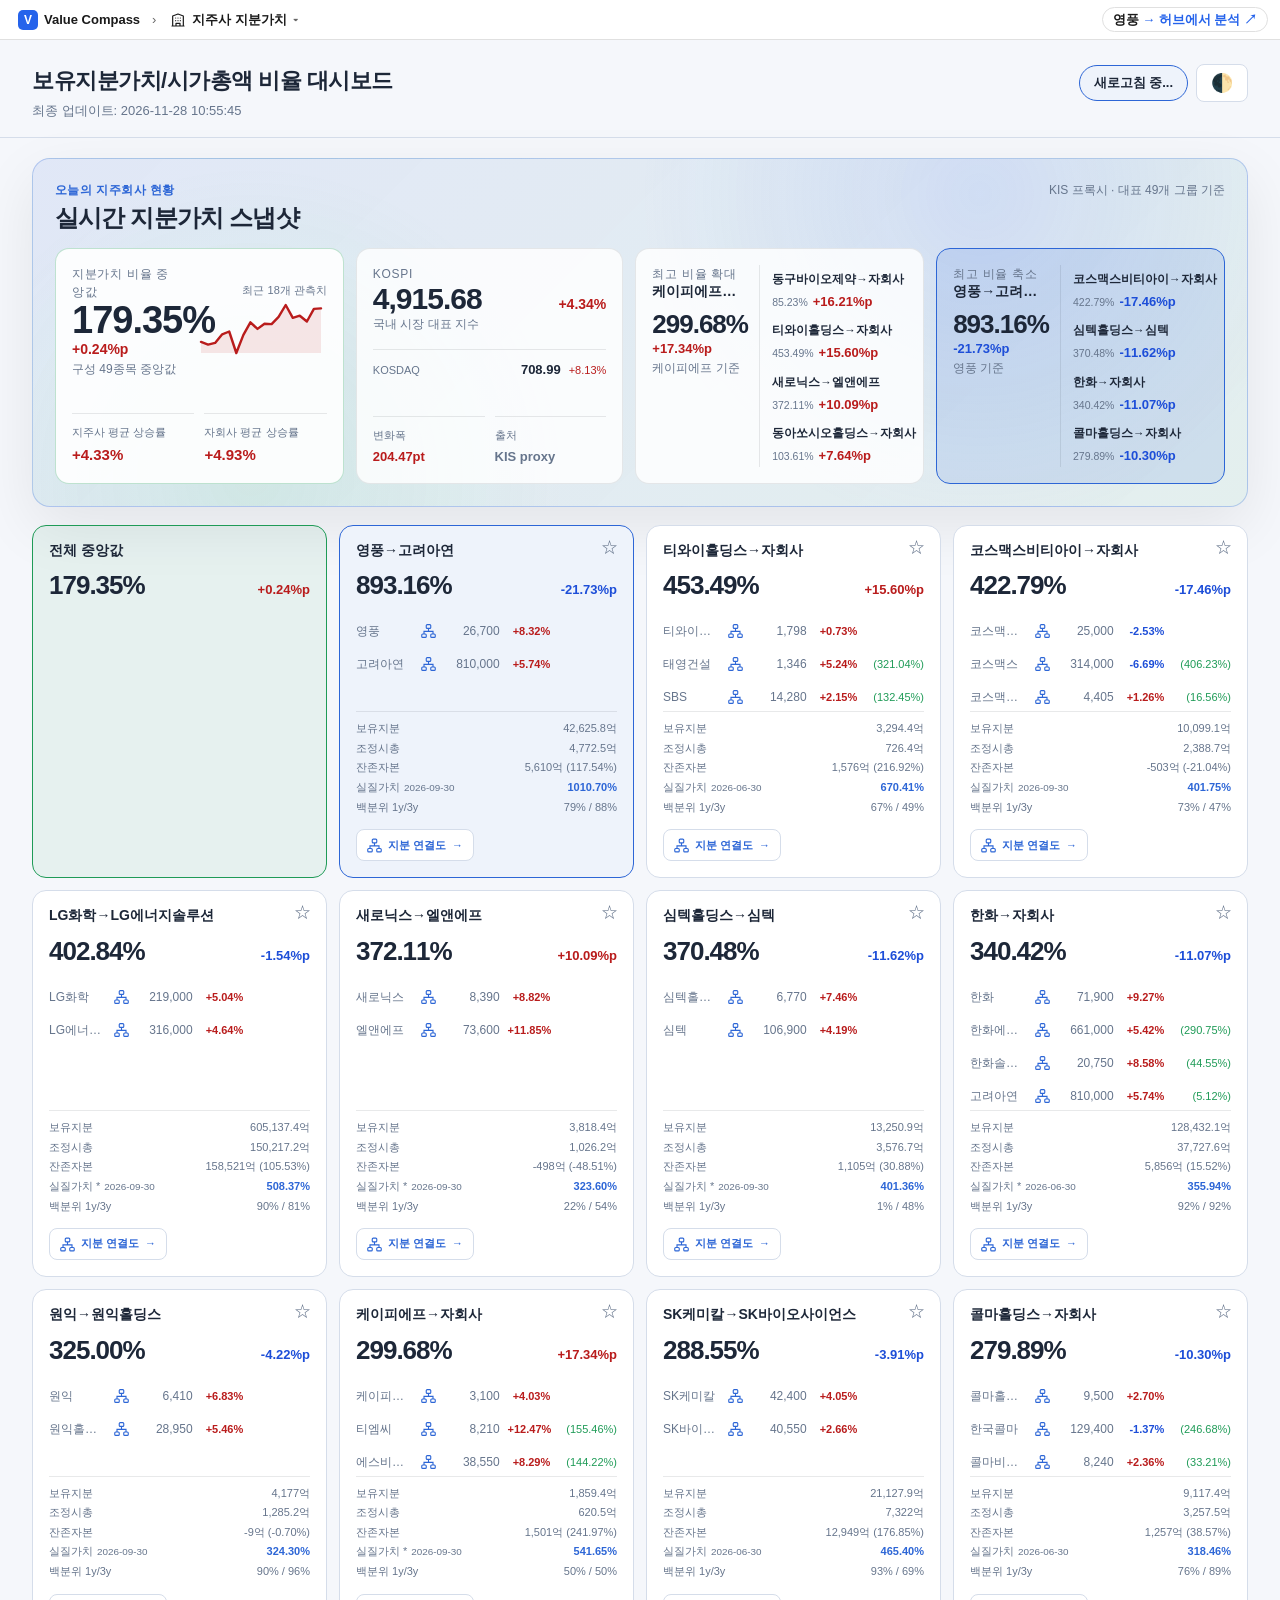
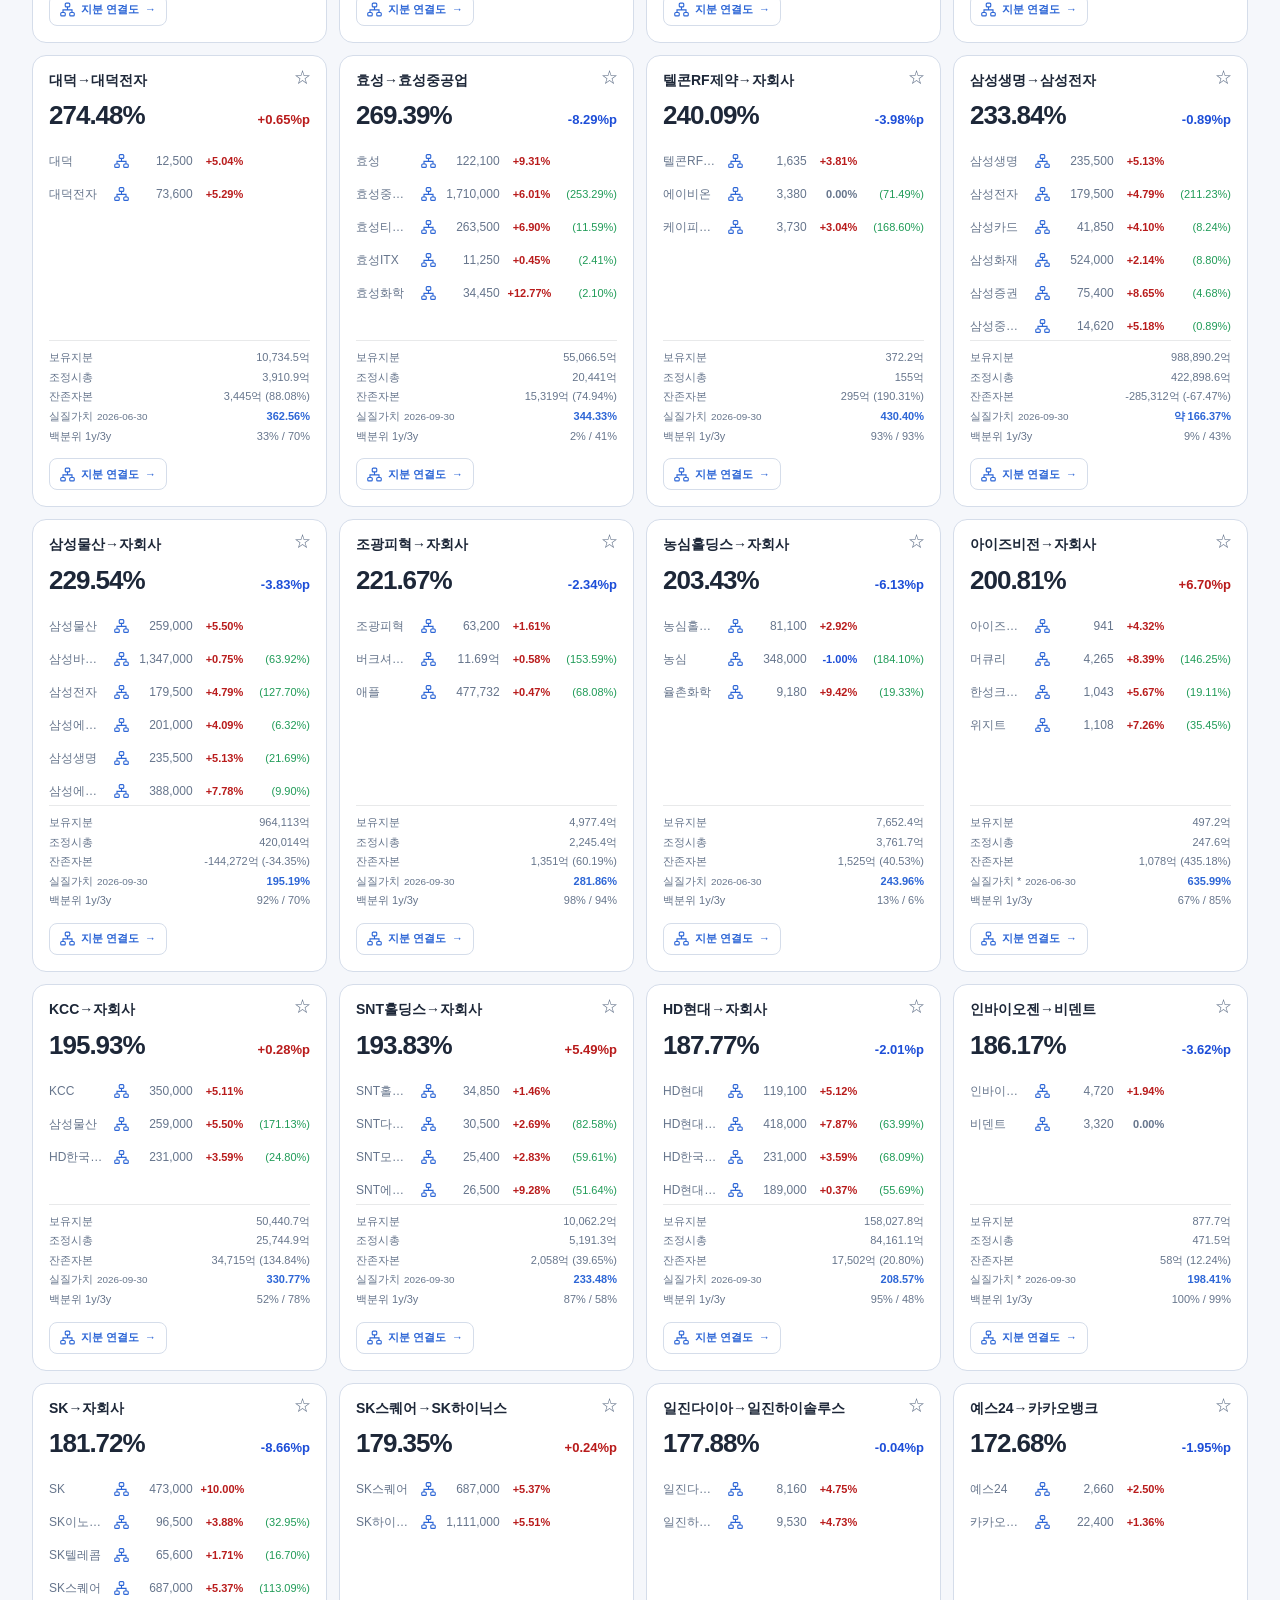
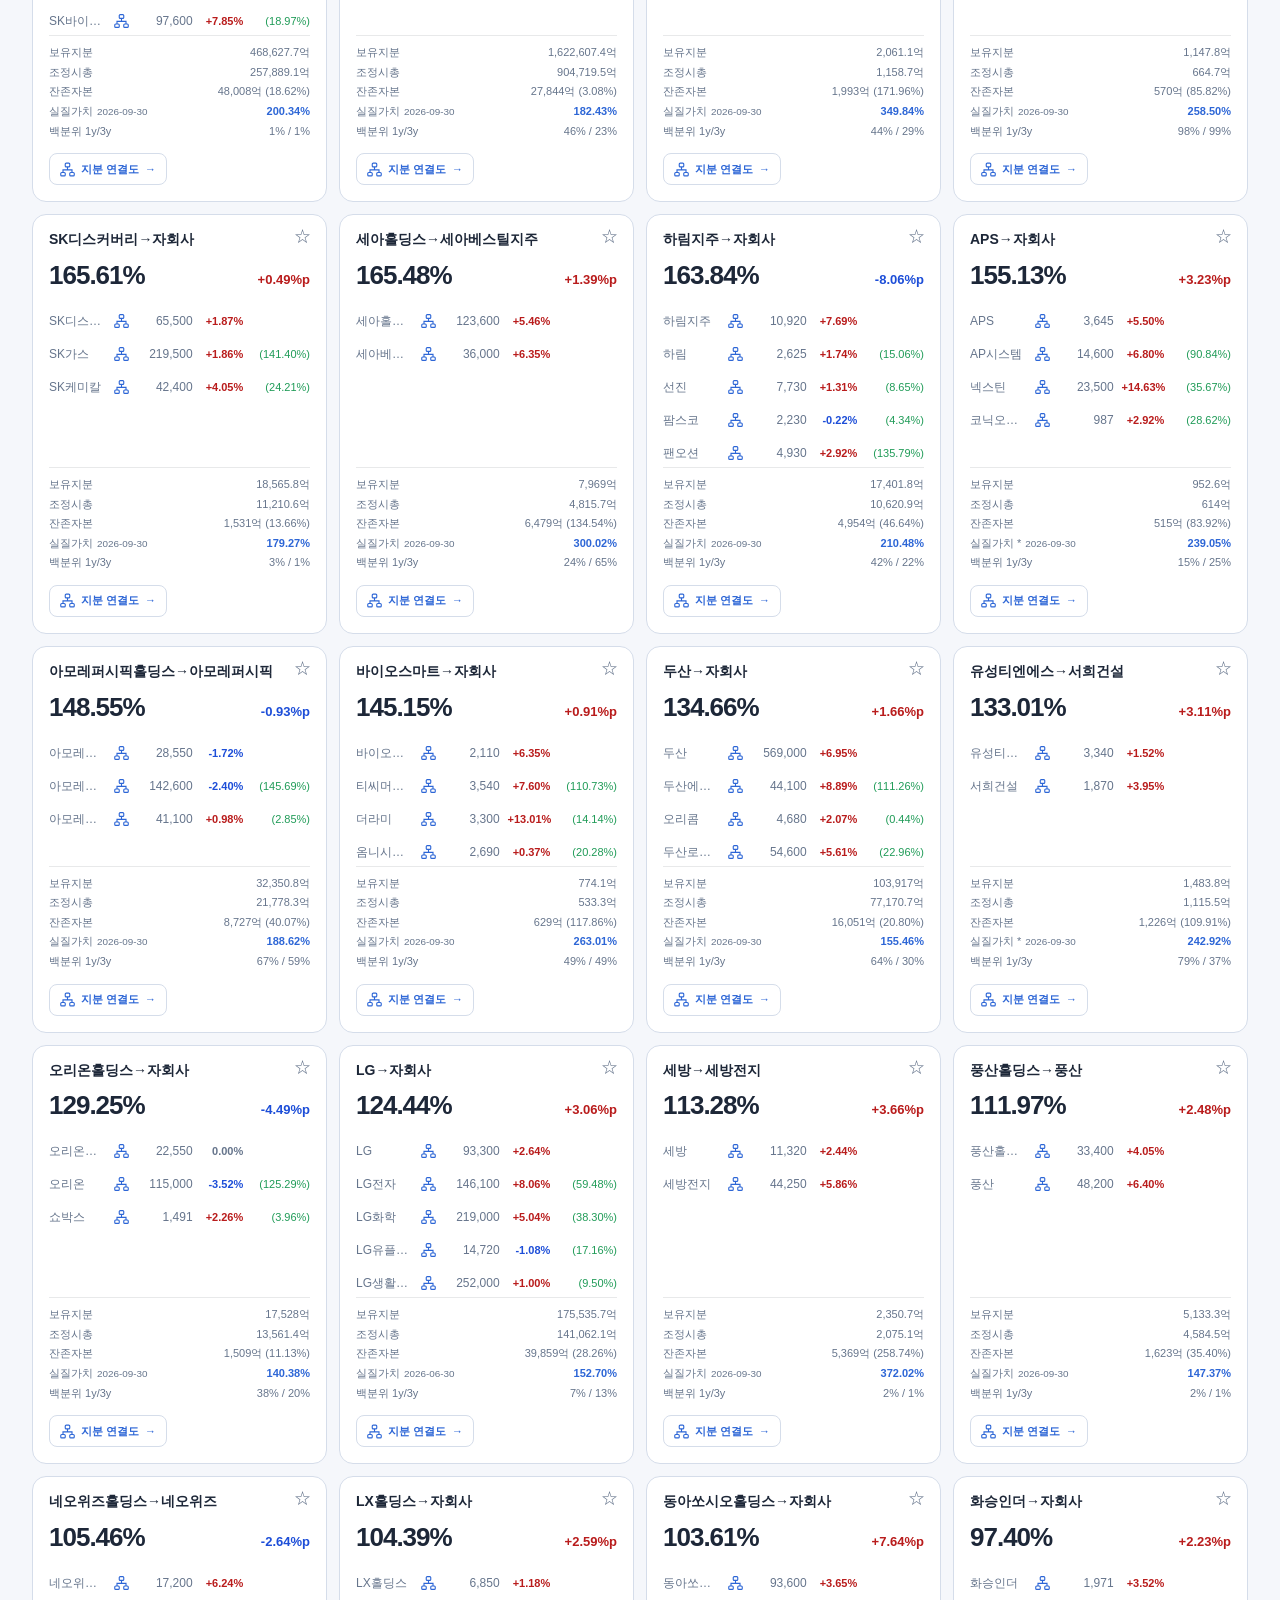
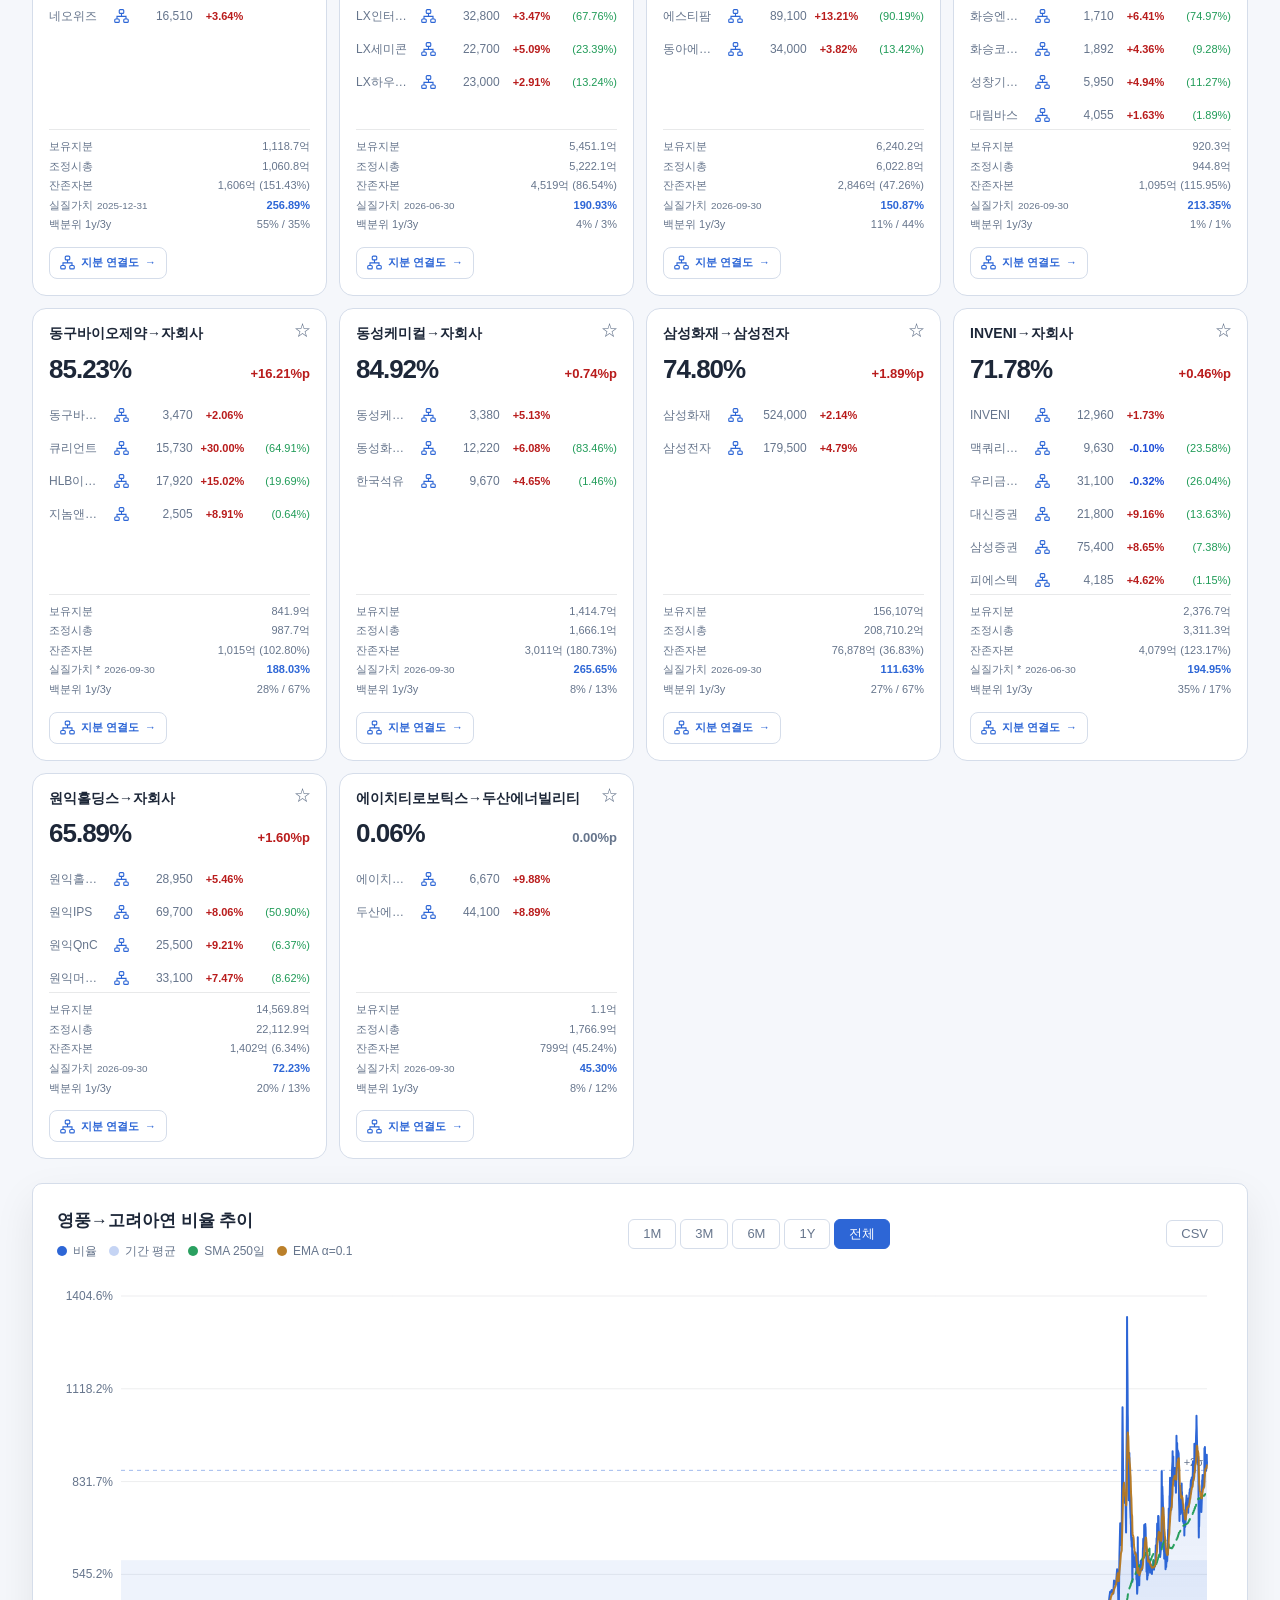
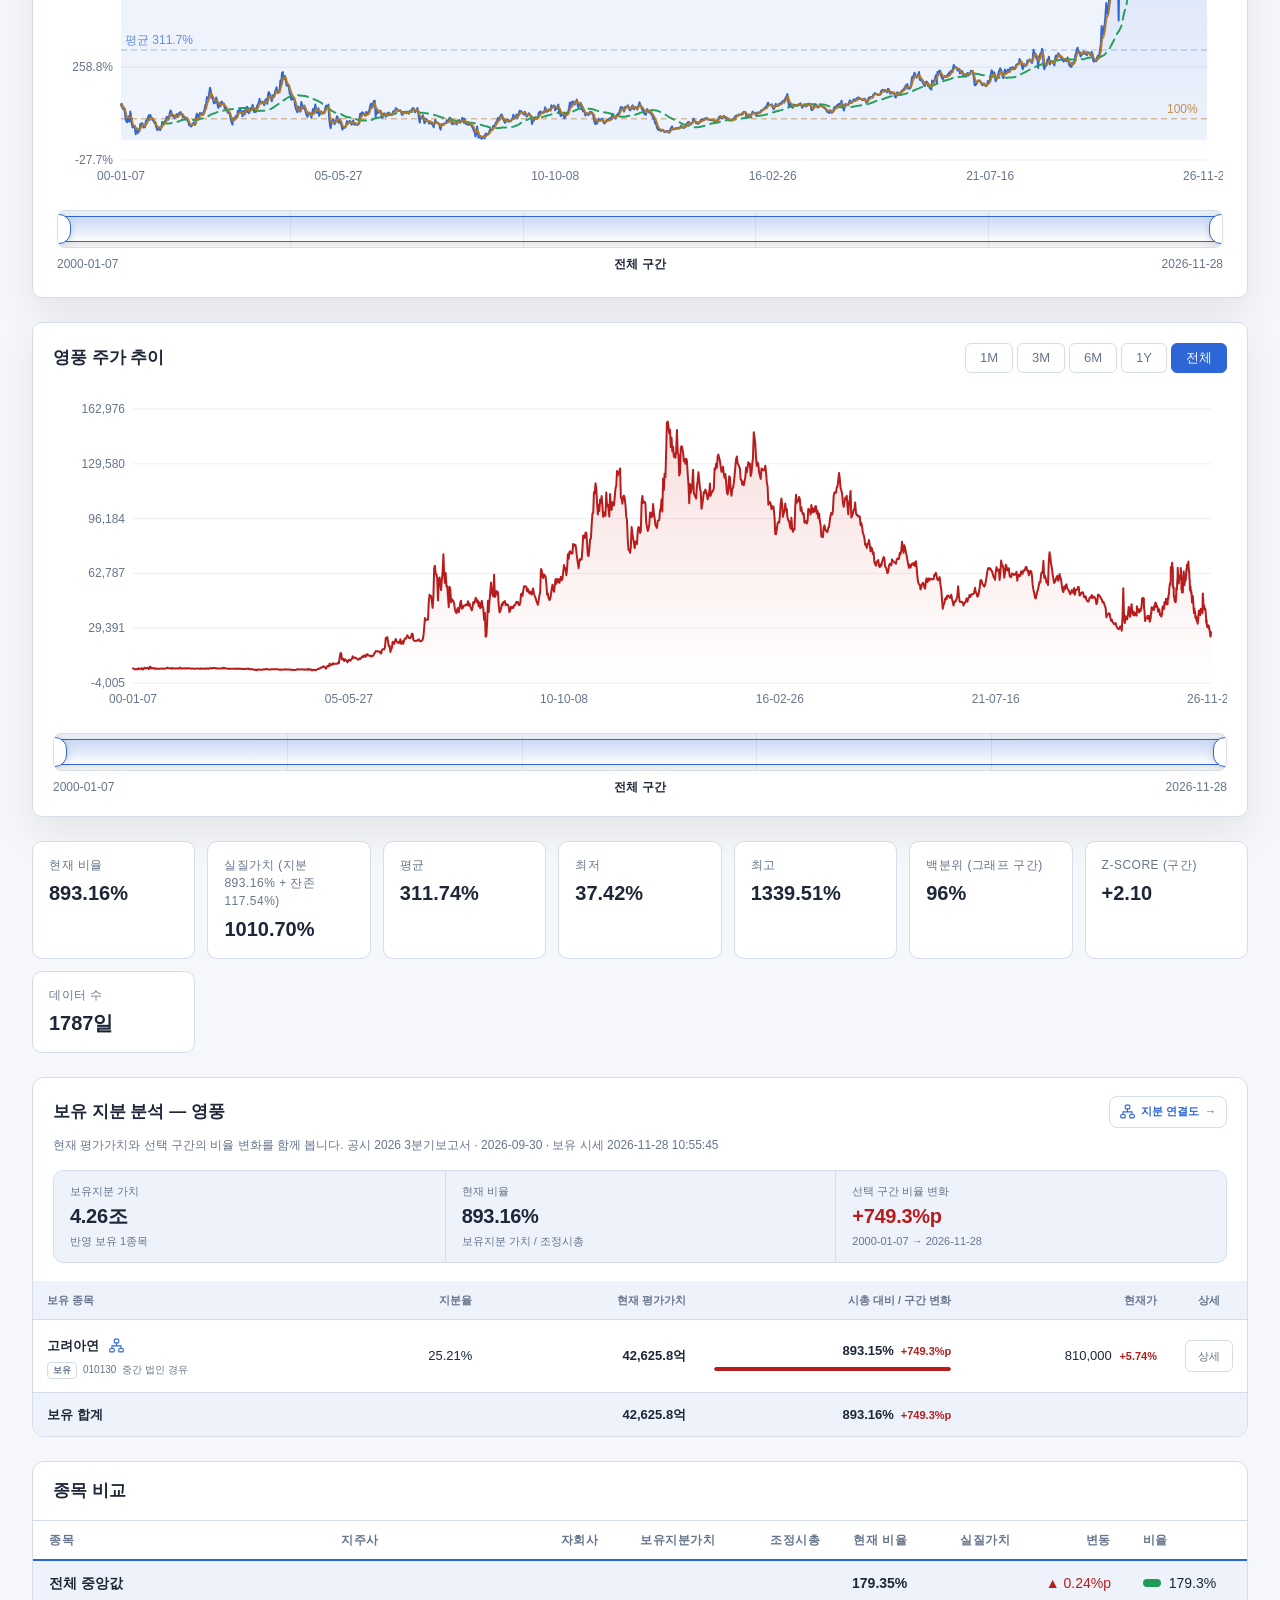
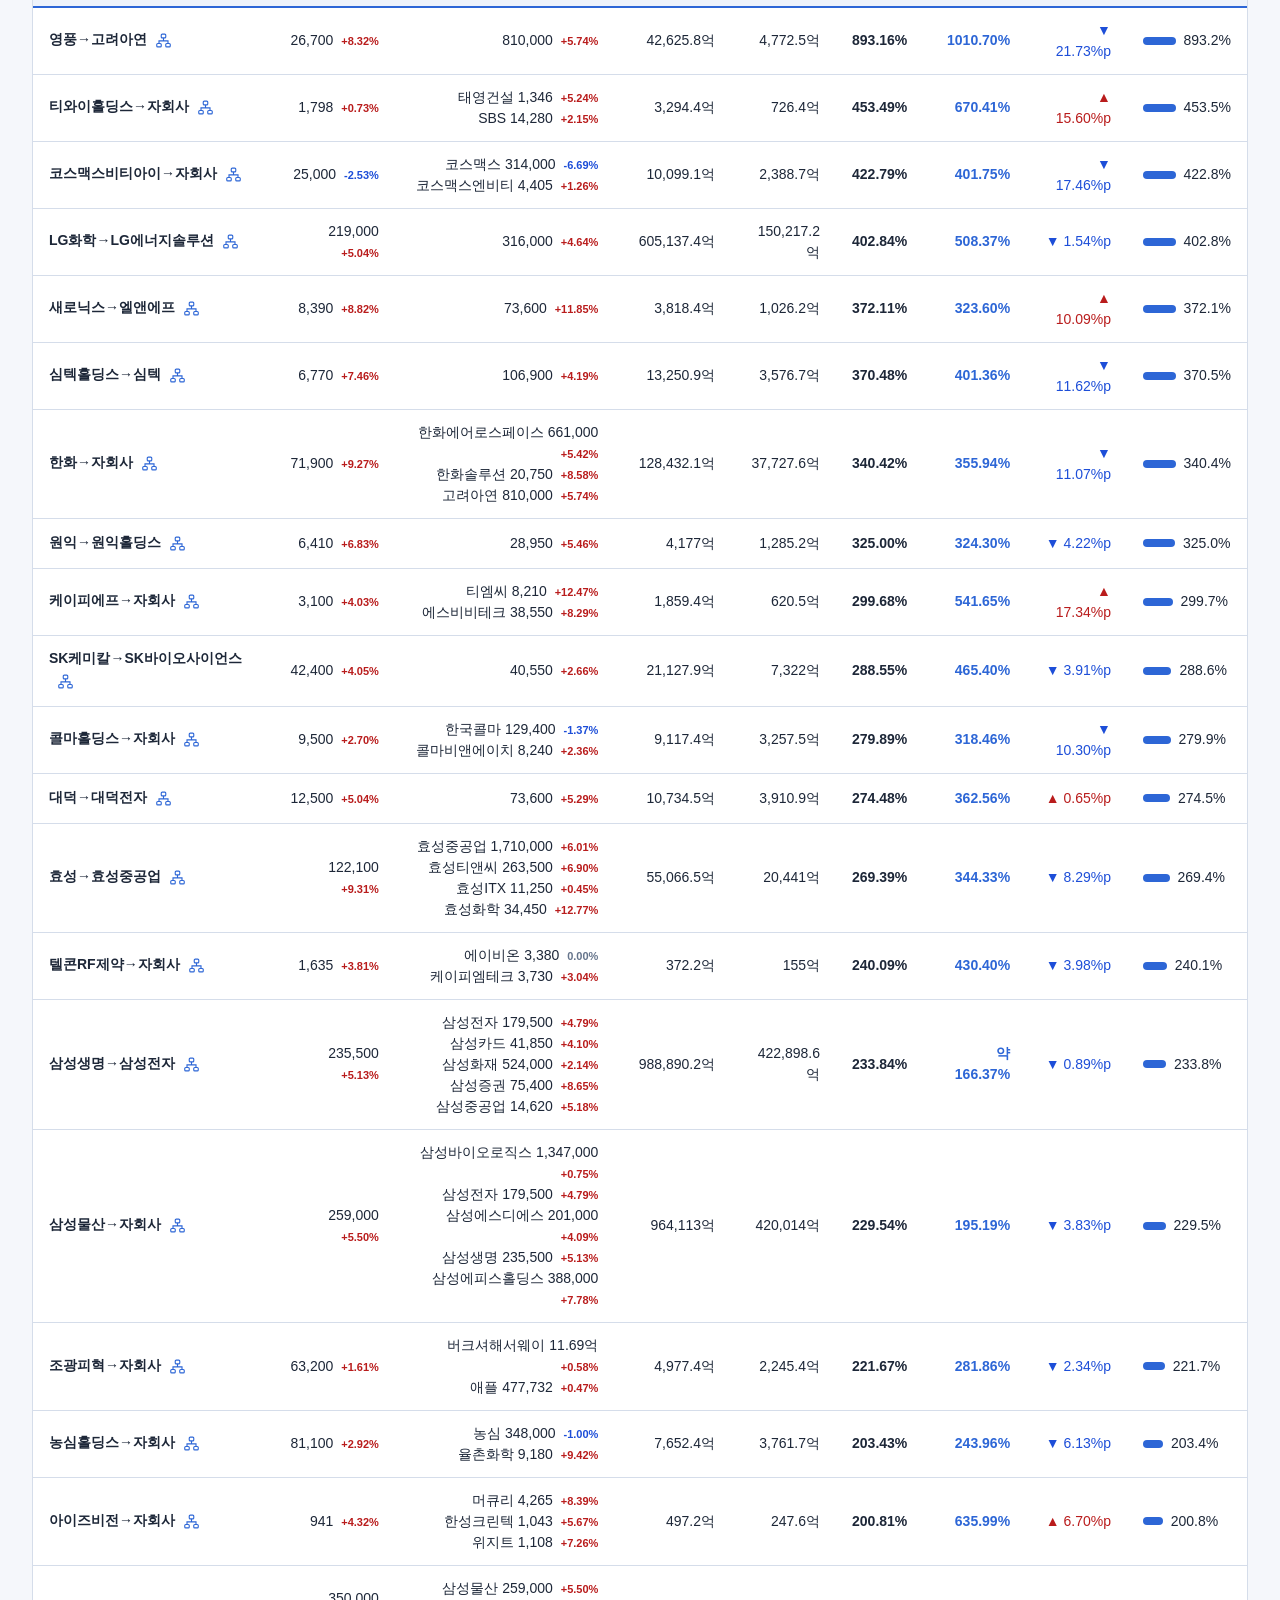
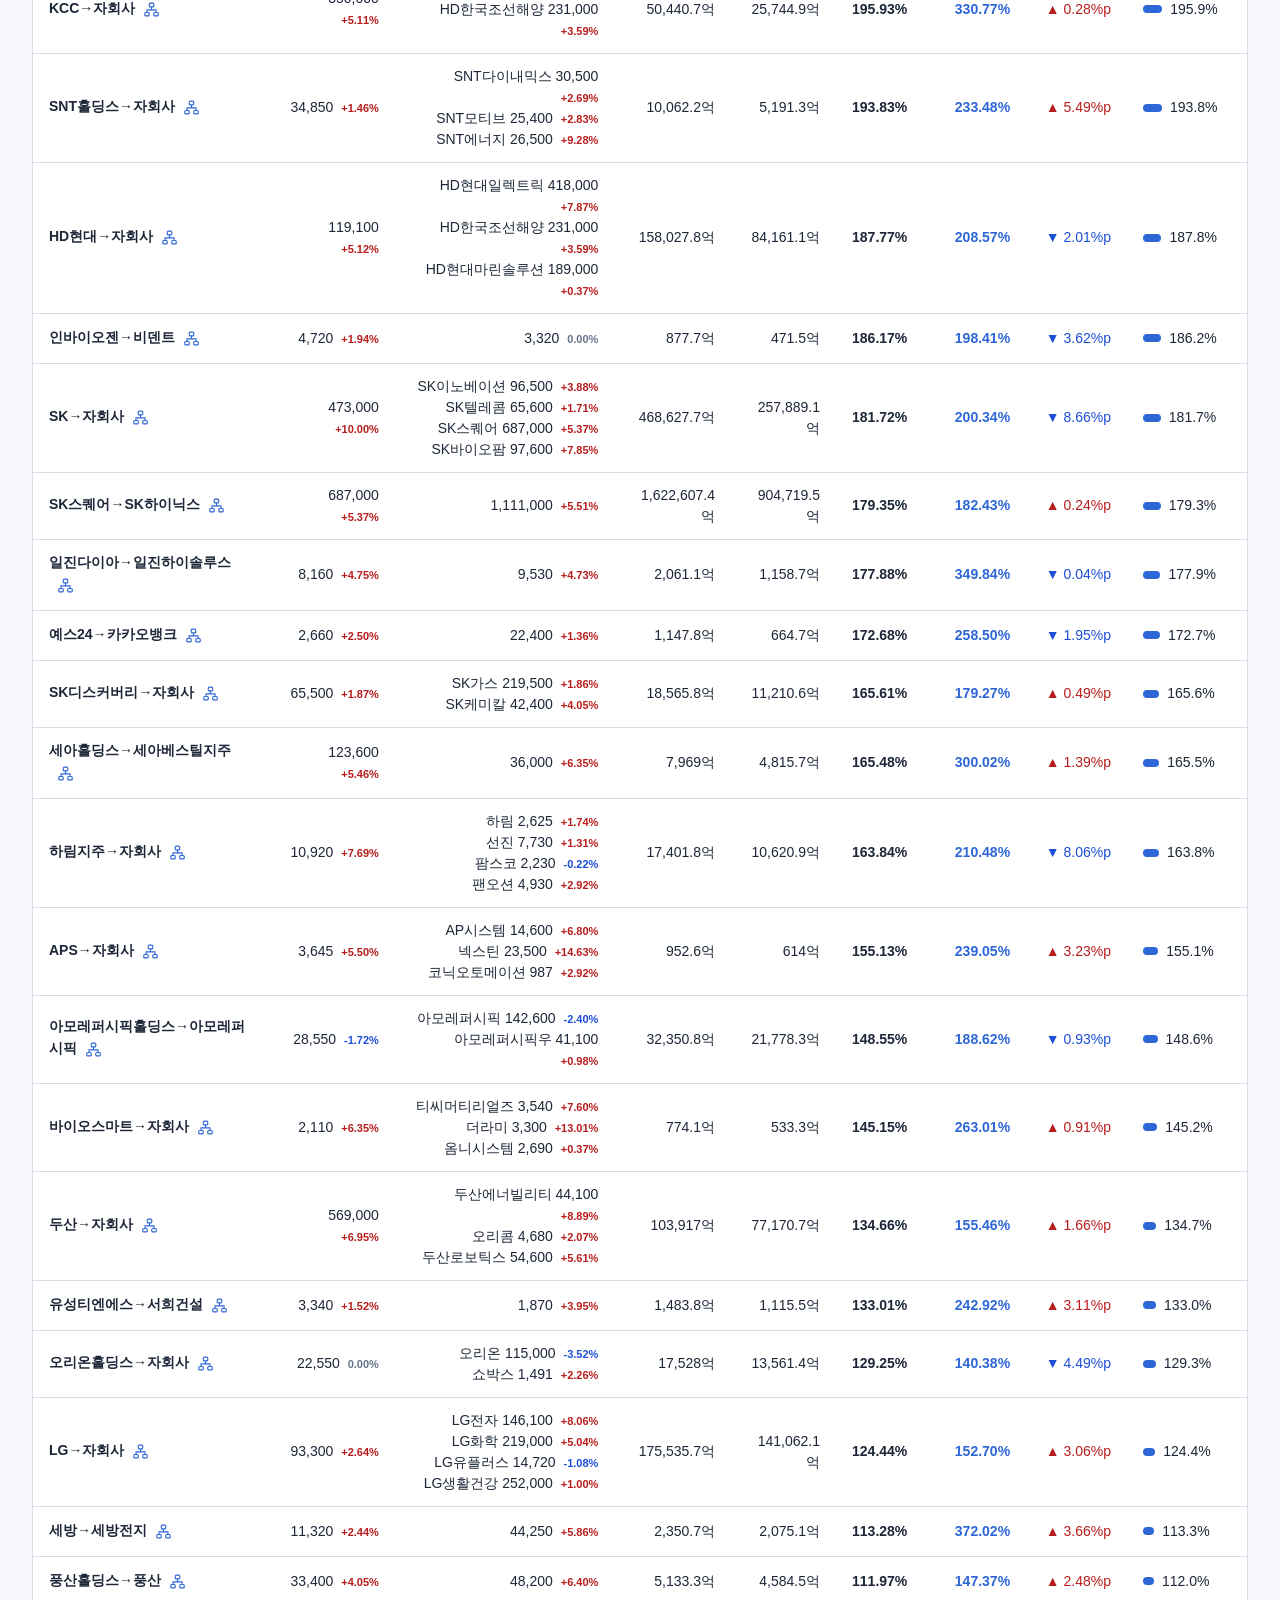
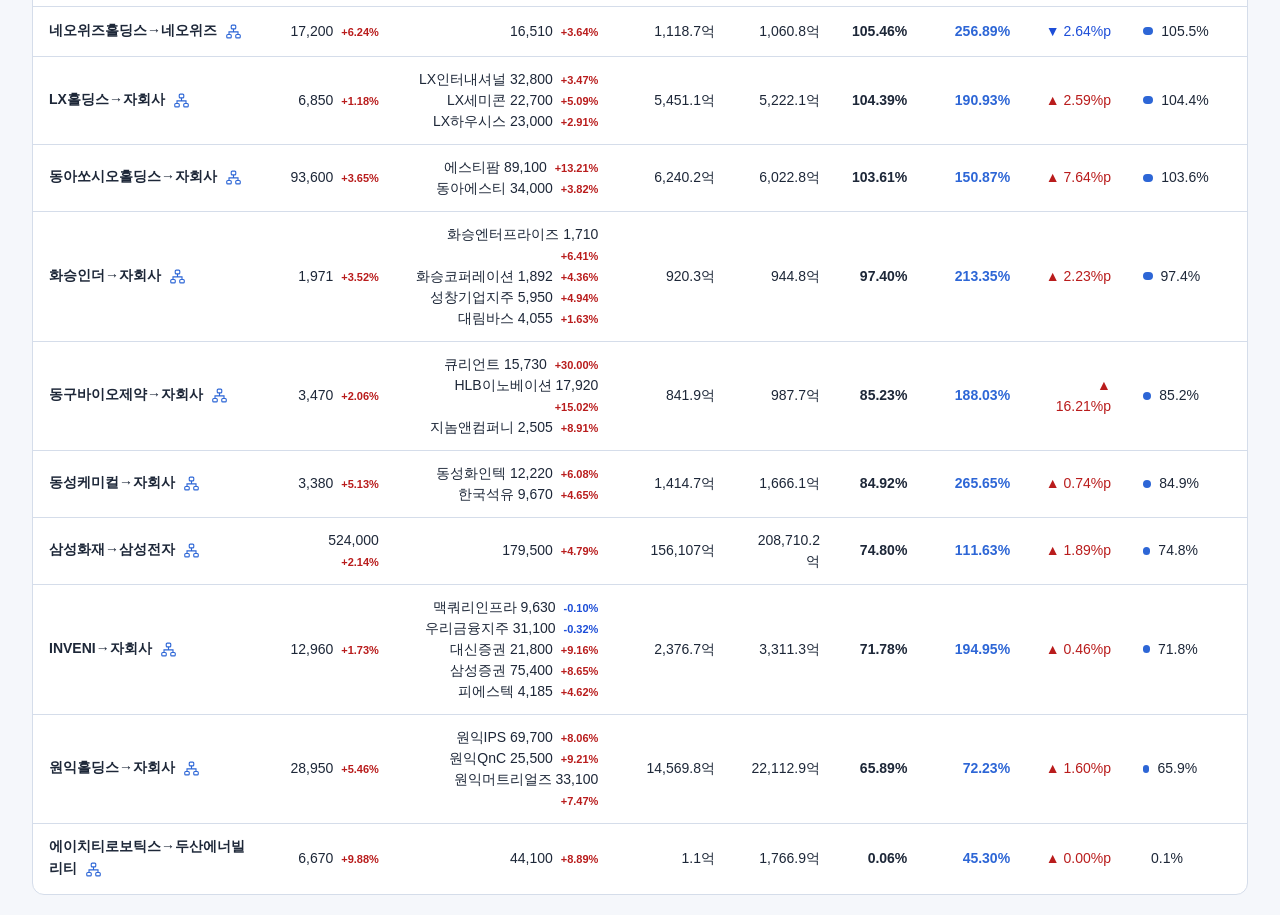
<file: index.html>
<!DOCTYPE html>
<html lang="ko" data-theme="light">
<head>
<meta charset="UTF-8">
<meta name="viewport" content="width=device-width, initial-scale=1.0">
<title>보유지분가치/시가총액 비율 대시보드</title>
<meta name="description" content="국내 지주회사의 상장 자회사 보유지분가치와 조정시가총액 비율을 추적하는 실시간 대시보드. 종목별 비율 추이·주가 차트·종목 비교·다단계 지분 연결도를 제공한다.">
<meta property="og:title" content="보유지분가치/시가총액 비율 대시보드">
<meta property="og:description" content="국내 지주회사의 상장 자회사 보유지분가치와 조정시가총액 비율을 추적하는 실시간 대시보드. 종목별 비율 추이·주가 차트·종목 비교·다단계 지분 연결도를 제공한다.">
<link rel="icon" type="image/svg+xml" href="icon.svg?v=1">
<!-- 테마·embed pre-paint 부트 (Value Compass 공용): ?theme=dark|light는 저장 없이 적용, 공용 'theme' 키, 미설정 시 prefers-color-scheme, ?embed → html[data-embed]. 블록 안은 sync-ecosystem.mjs가 채운다 — 직접 수정 금지. -->
<!-- vc:theme-boot --><script>
/* vc-theme-boot v1 (value-invest static/ecosystem/vc-theme-boot.js) — pre-paint theme; inlined by sync-ecosystem, do not edit copies. */
(function () {
  var d = document.documentElement, p = null, s = null, t, v, i;
  var legacy = ['bondmate.theme', 'eiayn:theme:v1', 'spac-hunter-theme', 'preferred-theme', 'nps-theme'];
  try { p = new URLSearchParams(location.search); } catch (e) { p = null; }
  try {
    s = localStorage.getItem('theme');
    if (s === null) {
      for (i = 0; i < legacy.length && s === null; i++) {
        v = localStorage.getItem(legacy[i]);
        if (v && v.charAt(0) === '"') { try { v = JSON.parse(v); } catch (e) { v = null; } }
        if (v === 'light' || v === 'dark') { s = v; localStorage.setItem('theme', v); }
      }
    }
  } catch (e) { s = null; }
  t = p && p.get('theme');
  if (t !== 'light' && t !== 'dark') t = s === 'light' || s === 'dark' ? s : null;
  if (!t) t = window.matchMedia && window.matchMedia('(prefers-color-scheme: dark)').matches ? 'dark' : 'light';
  d.setAttribute('data-theme', t);
  v = p && p.get('embed');
  if ((v !== null && v !== undefined && v !== '0' && v !== 'false') || (p && p.get('headless') === '1')) d.setAttribute('data-embed', v || '');
})();
</script><!-- /vc:theme-boot -->
<style>
/* iframe embed mode: hide standalone chrome so the dashboard fits a host frame */
html[data-embed] .header,
html[data-embed] footer { display: none !important; }
html[data-embed] .container { padding-top: 14px !important; }
</style>
<link rel="stylesheet" href="./vc-tokens.css?v=1.1.0">
<link rel="stylesheet" href="css/app.css?v=20261125-fundamentals">
<link rel="stylesheet" href="css/ownership.css?v=20261102-exposure">
<link rel="stylesheet" href="css/holdings.css?v=20261102-holdings">
<script defer src="./vc-shell.js?v=1.1.0"></script>
<script defer src="./analytics.js" data-project="holding_value"></script>
<script defer src="https://ducklove.duckdns.org:3691/js/portfolio-held-badges.js?v=20260930-vc"></script>
</head>
<body>
<vc-shell tool="holding_value"><a class="hub-link" href="https://ducklove.duckdns.org:3691" rel="noopener">Value Compass ↗</a></vc-shell>

<div class="header">
  <div class="header-row">
    <div>
      <h1>보유지분가치/시가총액 비율 대시보드</h1>
      <div class="updated" id="lastUpdated"></div>
    </div>
    <div class="header-actions">
      <button type="button" class="refresh-btn" id="refreshBtn">새로고침</button>
      <button type="button" class="theme-toggle" id="themeToggle" title="테마 전환" aria-label="테마 전환">🌓</button>
    </div>
  </div>
</div>

<div class="container">
  <div class="today-overview" id="todayOverview"></div>
  <div class="cards" id="cards"></div>

  <div class="chart-section featured-chart" id="ratioChartSection">
    <div class="chart-header">
      <div class="chart-header-main">
        <div class="chart-title" id="chartTitle">비율 추이</div>
        <div class="chart-legend" id="chartLegend"></div>
      </div>
      <div class="period-btns" id="periodBtns">
        <button data-days="30">1M</button>
        <button data-days="90">3M</button>
        <button data-days="180">6M</button>
        <button data-days="365">1Y</button>
        <button data-days="0" class="active">전체</button>
      </div>
      <div class="period-btns"><button type="button" id="csvExportBtn" title="표시 구간 CSV 다운로드" aria-label="표시 구간 CSV 다운로드">CSV</button></div>
    </div>
    <div class="chart-container ratio-chart-container">
      <canvas id="chart" role="img" aria-label="선택 종목의 보유지분가치/시가총액 비율 추이 선 차트"></canvas>
      <div class="tooltip" id="tooltip"></div>
    </div>
    <div class="data-zoom" id="ratioDataZoom" data-chart="ratio">
      <div class="data-zoom-track">
        <div class="data-zoom-selection" role="group" aria-label="비율 차트 표시 구간">
          <span class="data-zoom-handle left" data-handle="start" role="slider" tabindex="0" aria-label="표시 구간 시작"></span>
          <span class="data-zoom-handle right" data-handle="end" role="slider" tabindex="0" aria-label="표시 구간 끝"></span>
        </div>
      </div>
      <div class="data-zoom-labels">
        <span data-zoom-start></span>
        <span data-zoom-summary></span>
        <span data-zoom-end></span>
      </div>
    </div>
  </div>

  <div class="chart-section" id="priceChartSection">
    <div class="chart-header">
      <div class="chart-title" id="priceChartTitle">주가 추이</div>
      <div class="period-btns" id="pricePeriodBtns">
        <button data-days="30">1M</button>
        <button data-days="90">3M</button>
        <button data-days="180">6M</button>
        <button data-days="365">1Y</button>
        <button data-days="0" class="active">전체</button>
      </div>
    </div>
    <div class="chart-container price-chart-container">
      <canvas id="priceChart" role="img" aria-label="선택 지주사의 주가 추이 선 차트"></canvas>
      <div class="tooltip" id="priceTooltip"></div>
    </div>
    <div class="data-zoom" id="priceDataZoom" data-chart="price">
      <div class="data-zoom-track">
        <div class="data-zoom-selection" role="group" aria-label="주가 차트 표시 구간">
          <span class="data-zoom-handle left" data-handle="start" role="slider" tabindex="0" aria-label="표시 구간 시작"></span>
          <span class="data-zoom-handle right" data-handle="end" role="slider" tabindex="0" aria-label="표시 구간 끝"></span>
        </div>
      </div>
      <div class="data-zoom-labels">
        <span data-zoom-start></span>
        <span data-zoom-summary></span>
        <span data-zoom-end></span>
      </div>
    </div>
  </div>

  <div class="stats-row" id="statsRow"></div>

  <div class="table-section holdings-detail-section" id="holdingsDetailSection" style="display:none"></div>

  <div class="table-section">
    <h2>종목 비교</h2>
    <div class="table-scroll">
      <table>
        <thead>
          <tr>
            <th>종목</th>
            <th class="num">지주사</th>
            <th class="num">자회사</th>
            <th class="num">보유지분가치</th>
            <th class="num">조정시총</th>
            <th class="num">현재 비율</th>
            <th class="num" title="현재 비율 + 잔존자본 비율 (잔존자본 = 별도 총자본 − 자회사 지분 장부가액)">실질가치</th>
            <th class="num">변동</th>
            <th style="min-width:120px">비율</th>
          </tr>
        </thead>
        <tbody id="tableBody"></tbody>
      </table>
    </div>
  </div>
</div>

<script>
window.CURRENT_DATA = window.CURRENT_DATA || null;
</script>
<!--
  스크립트 로드 순서 = 의존성 계약 (빌드 시스템 없음 — classic script 전역 함수 공유):
    1) js/format.js         포맷/이스케이프(escapeHtml)/날짜 유틸 (의존 없음)
    2) js/calc.js           순수 계산·시세 파싱·시간축 (format.js 전역 사용)
    3) js/dashboard-core.js DOM 비의존 도메인 로직 (format/calc 전역 사용)
    4) js/ownership-graph.js 지분 그래프 모델·연결 탐색·계층 배치 (DOM 비의존)
    5) js/holdings-analysis.js 보유 상세·기간 기여·간접 가치 조립 (3·4 전역 사용)
    6) js/ownership-ui.js    지분 연결도 팝업 (1·4 전역 사용)
    7) js/render.js         카드·오늘의현황·표·통계 렌더 팩토리 (1~3 전역 사용)
    8) js/charts-ui.js      캔버스 차트·dataZoom·기간버튼 팩토리 (1~3 전역 사용)
    9) js/live-ui.js        실시간 갱신·자동 새로고침 팩토리 (1~3 전역 사용)
   10) js/app-boot.js       loadDashboardData·startDashboard (6~9 팩토리 조립·배선)
  이 순서는 tests/js/structure.test.mjs가 구조 계약으로 고정한다.
-->
<script src="js/format.js?v=20260930-vc"></script>
<script src="js/calc.js?v=20261125-fundamentals"></script>
<script src="js/dashboard-core.js?v=20261125-fundamentals"></script>
<script src="js/ownership-graph.js?v=20261102-exposure"></script>
<script src="js/holdings-analysis.js?v=20261102-capratio"></script>
<script src="js/ownership-ui.js?v=20261102-holdings"></script>
<script src="js/render.js?v=20261125-fundamentals"></script>
<script src="js/charts-ui.js?v=20260930-vc"></script>
<script src="js/live-ui.js?v=20261102-exposure"></script>
<script src="js/app-boot.js?v=20261125-snapshot"></script>
<script>
// 부트스트랩: 데이터 로드 → 대시보드 시작 (모든 로직은 js/*.js — 위 로드 순서 계약 참고)
window.__dashboardData = loadDashboardData();
window.__dashboardData.then(
  function(stockData) { startDashboard(stockData); },
  function(err) {
    document.getElementById('lastUpdated').textContent =
      '데이터 로드 실패: ' + (err && err.message ? err.message : err);
  }
);
</script>
</body>
</html>
</file>
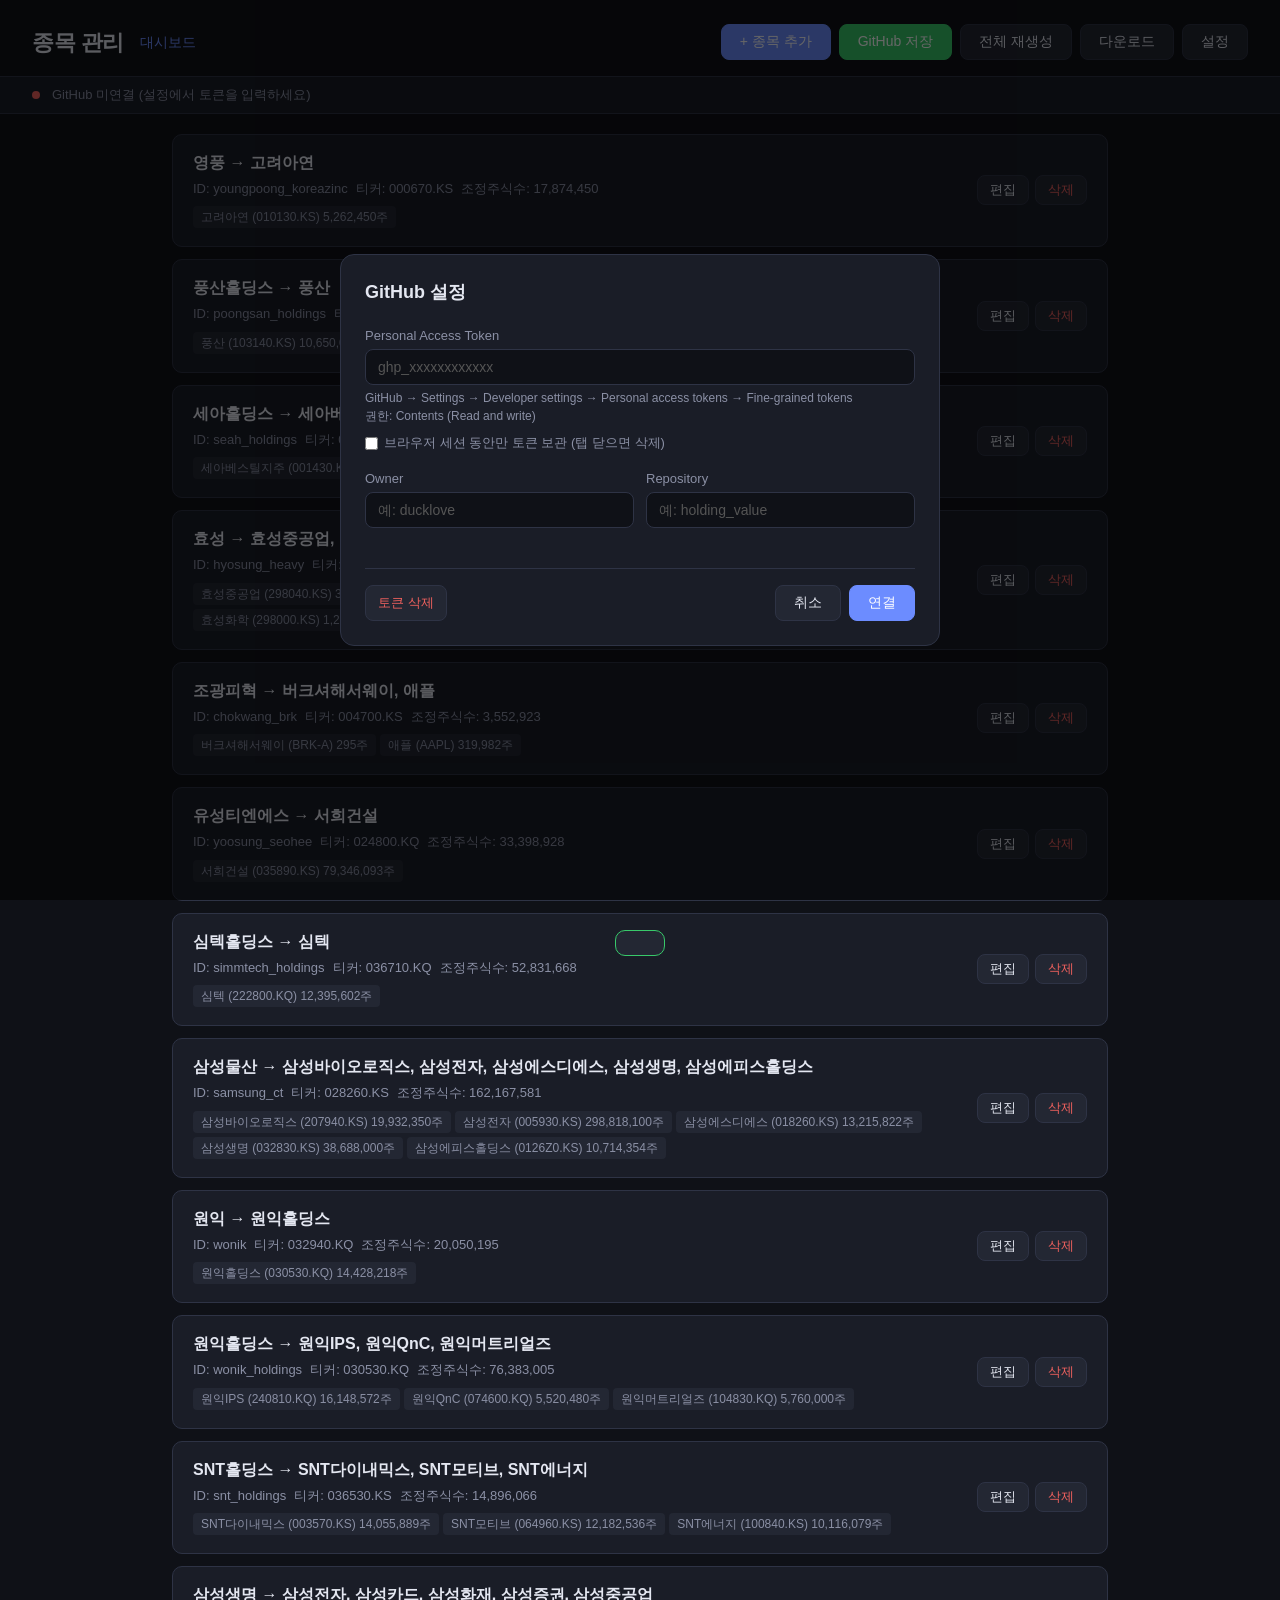
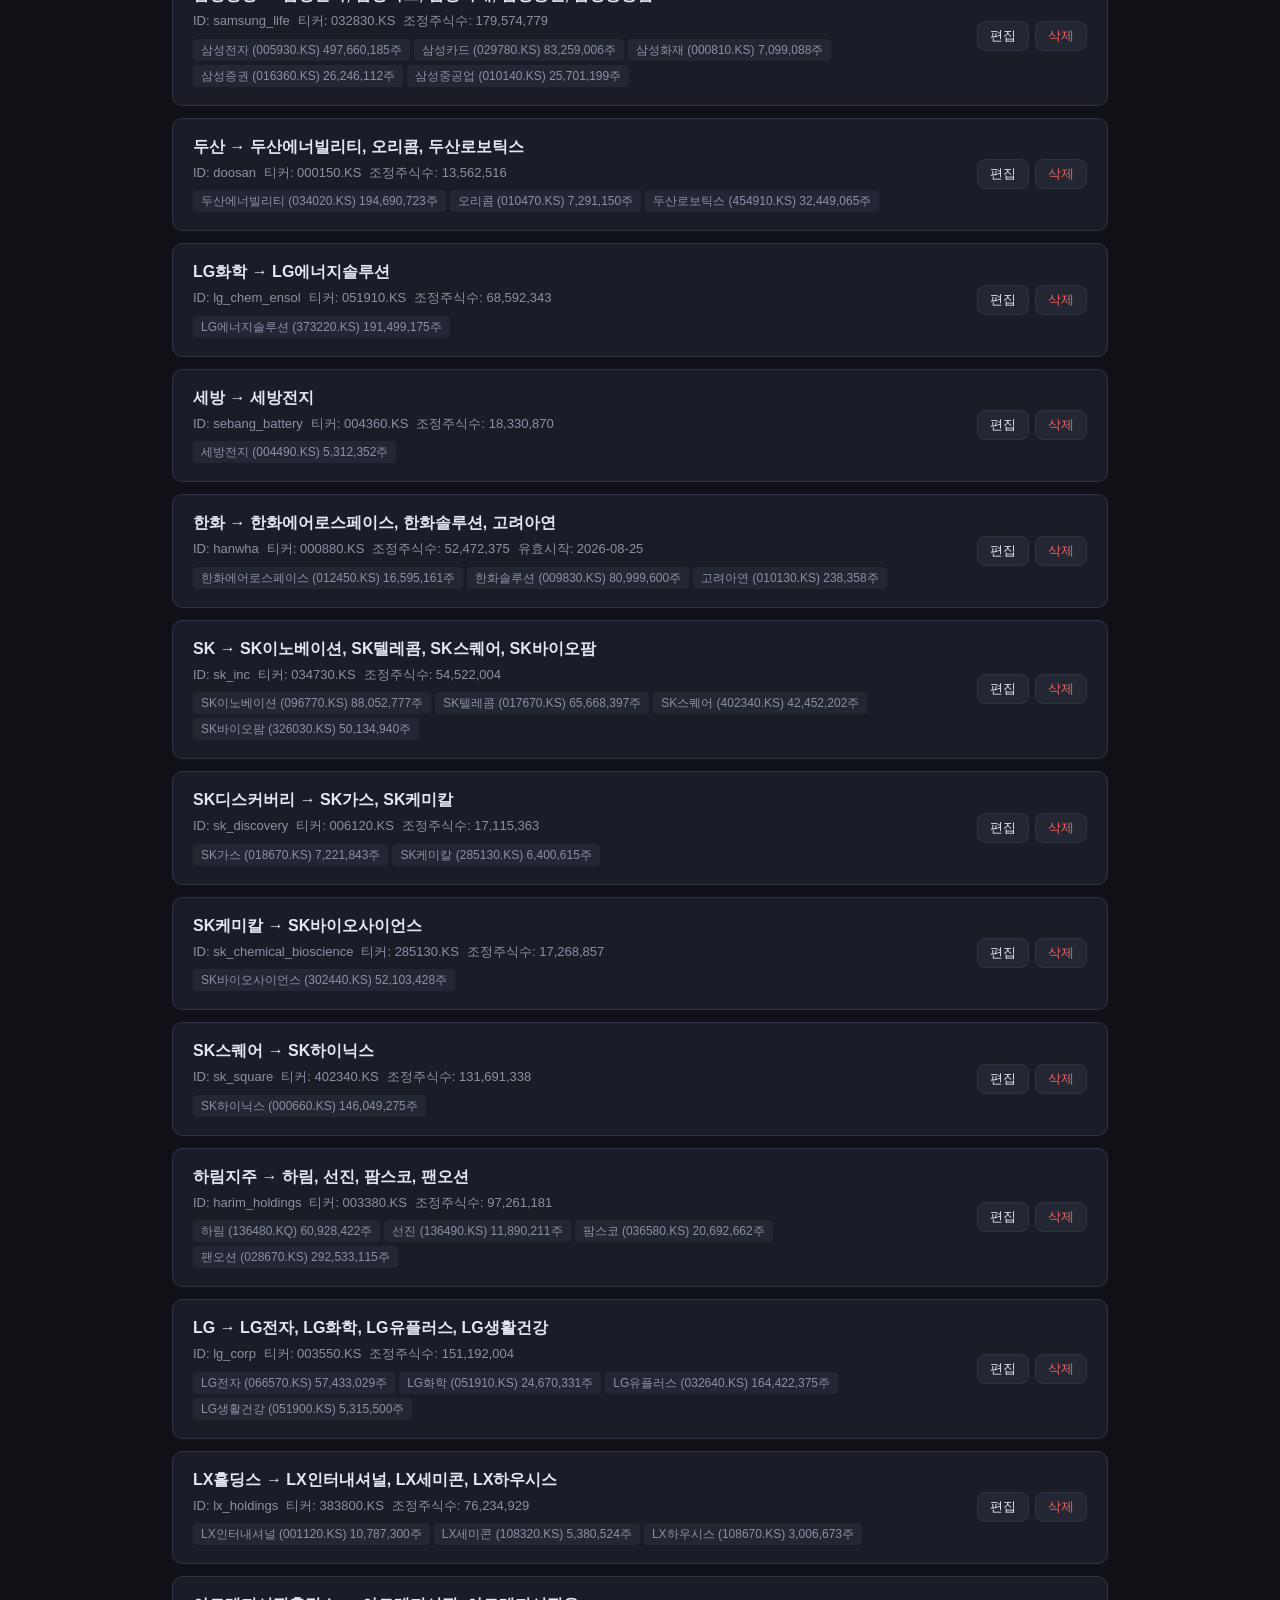
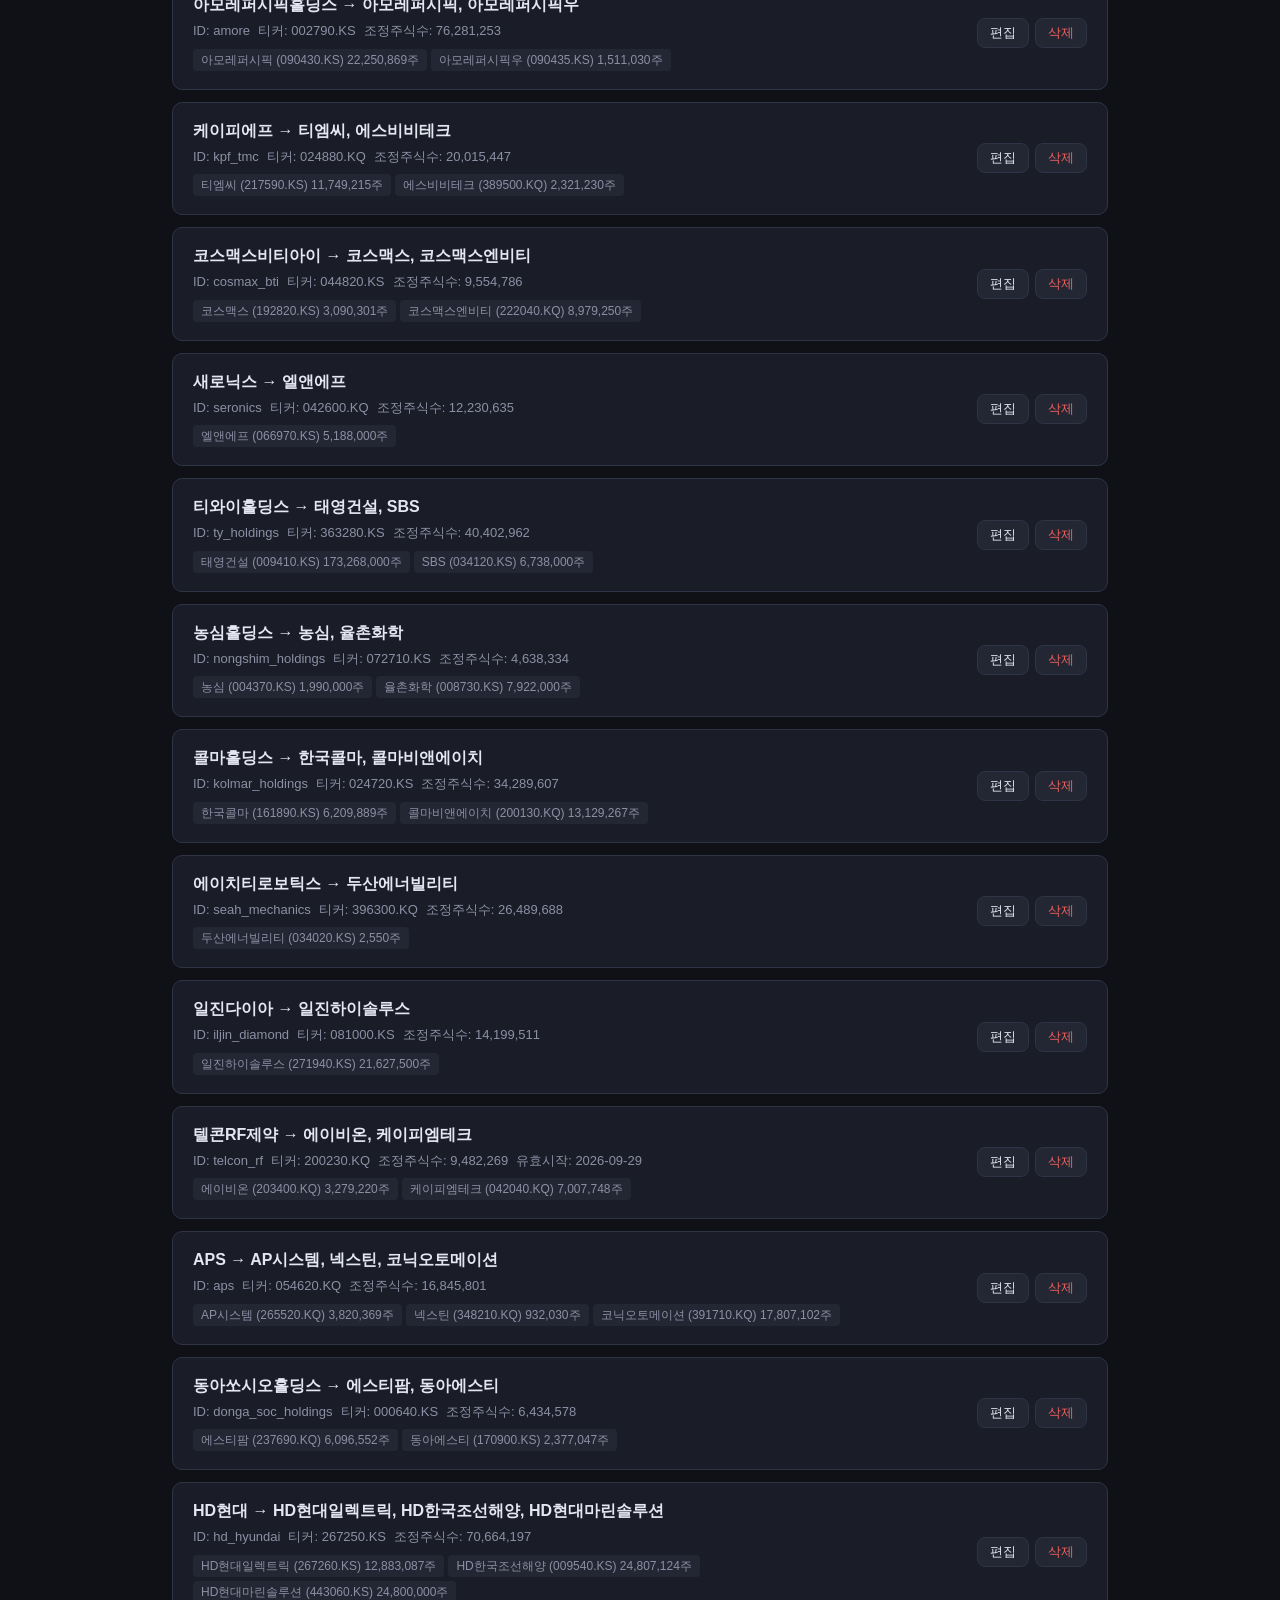
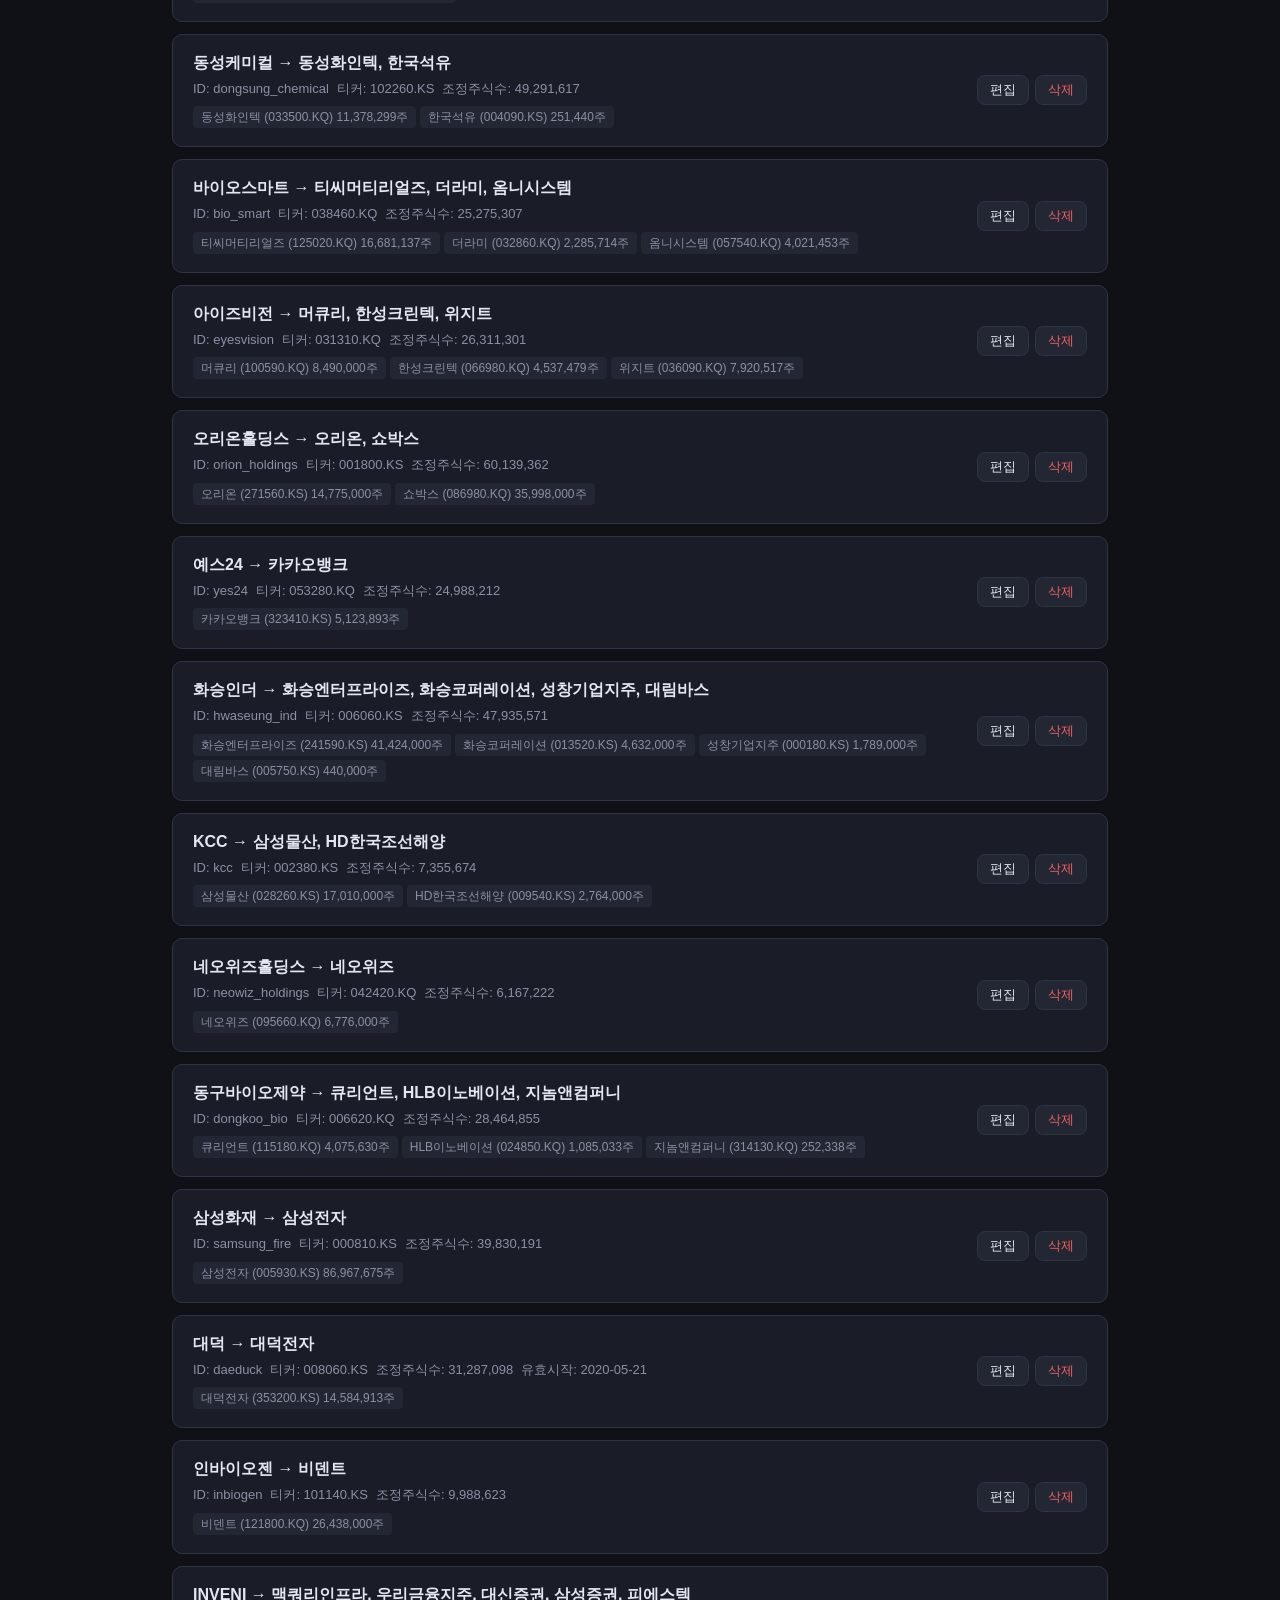
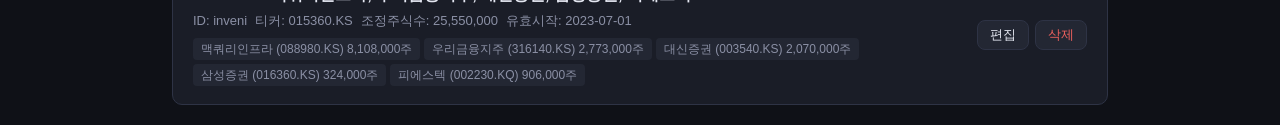
<file: admin.html>
<!DOCTYPE html>
<html lang="ko">
<head>
<meta charset="UTF-8">
<meta name="viewport" content="width=device-width, initial-scale=1.0">
<title>종목 관리</title>
<meta name="description" content="보유지분가치 대시보드의 종목(지주사·자회사 지분 구성) 정의를 관리하는 페이지.">
<meta property="og:title" content="종목 관리 — 보유지분가치 대시보드">
<meta property="og:description" content="보유지분가치 대시보드의 종목(지주사·자회사 지분 구성) 정의를 관리하는 페이지.">
<style>
:root {
  --bg: #0f1117;
  --surface: #1a1d27;
  --surface2: #232733;
  --border: #2e3345;
  --text: #e4e7f1;
  --text-dim: #8b90a5;
  --accent: #6c8cff;
  --accent-hover: #5a7af0;
  --up: #f0615e;
  --down: #4a90d9;
  --green: #38c96a;
  --warn: #f5a623;
}
* { margin: 0; padding: 0; box-sizing: border-box; }
body {
  font-family: -apple-system, BlinkMacSystemFont, 'Segoe UI', sans-serif;
  background: var(--bg);
  color: var(--text);
  line-height: 1.5;
  min-height: 100vh;
}

.header {
  padding: 24px 32px 16px;
  border-bottom: 1px solid var(--border);
  display: flex;
  align-items: center;
  justify-content: space-between;
  flex-wrap: wrap;
  gap: 12px;
}
.header h1 { font-size: 22px; font-weight: 700; letter-spacing: -0.5px; }
.header-actions { display: flex; gap: 8px; flex-wrap: wrap; }

.container { max-width: 1000px; margin: 0 auto; padding: 20px 32px; }

/* Buttons */
.btn {
  background: var(--surface2);
  border: 1px solid var(--border);
  color: var(--text);
  padding: 8px 18px;
  border-radius: 8px;
  cursor: pointer;
  font-size: 14px;
  transition: all 0.15s;
}
.btn:hover { border-color: var(--accent); }
.btn:disabled { opacity: 0.5; cursor: not-allowed; }
.btn-primary { background: var(--accent); border-color: var(--accent); color: #fff; }
.btn-primary:hover { background: var(--accent-hover); }
.btn-green { background: var(--green); border-color: var(--green); color: #fff; }
.btn-green:hover { background: #2fb85d; }
.btn-danger { color: var(--up); }
.btn-danger:hover { border-color: var(--up); background: rgba(240,97,94,0.1); }
.btn-sm { padding: 5px 12px; font-size: 13px; }

/* Pair cards */
.pair-list { display: flex; flex-direction: column; gap: 12px; }
.pair-card {
  background: var(--surface);
  border: 1px solid var(--border);
  border-radius: 10px;
  padding: 16px 20px;
  display: flex;
  align-items: center;
  justify-content: space-between;
  gap: 16px;
}
.pair-card:hover { border-color: var(--accent); }
.pair-info { flex: 1; min-width: 0; }
.pair-name { font-size: 16px; font-weight: 600; margin-bottom: 4px; }
.pair-detail { font-size: 13px; color: var(--text-dim); display: flex; flex-wrap: wrap; gap: 8px; }
.pair-detail span { white-space: nowrap; }
.pair-subs { margin-top: 6px; font-size: 12px; color: var(--text-dim); }
.pair-subs .sub-item { display: inline-block; background: var(--surface2); border-radius: 4px; padding: 2px 8px; margin: 2px 4px 2px 0; }
.pair-actions { display: flex; gap: 6px; flex-shrink: 0; }

.empty-state {
  text-align: center;
  padding: 60px 20px;
  color: var(--text-dim);
  font-size: 15px;
}

/* Status bar */
.status-bar {
  background: var(--surface);
  border-bottom: 1px solid var(--border);
  padding: 8px 32px;
  font-size: 13px;
  color: var(--text-dim);
  display: flex;
  align-items: center;
  gap: 12px;
}
.status-dot {
  width: 8px; height: 8px;
  border-radius: 50%;
  display: inline-block;
}
.status-dot.connected { background: var(--green); }
.status-dot.disconnected { background: var(--up); }

/* Modal */
.modal-overlay {
  display: none;
  position: fixed;
  top: 0; left: 0; right: 0; bottom: 0;
  background: rgba(0,0,0,0.6);
  z-index: 100;
  align-items: center;
  justify-content: center;
}
.modal-overlay.visible { display: flex; }
.modal {
  background: var(--surface);
  border: 1px solid var(--border);
  border-radius: 14px;
  width: 90%;
  max-width: 600px;
  max-height: 90vh;
  overflow-y: auto;
  padding: 24px;
}
.modal h2 { font-size: 18px; font-weight: 700; margin-bottom: 20px; }

/* Form */
.form-group { margin-bottom: 16px; }
.form-group label {
  display: block;
  font-size: 13px;
  color: var(--text-dim);
  margin-bottom: 4px;
  font-weight: 500;
}
.form-hint { font-size: 12px; color: var(--text-dim); margin-top: 4px; }
.form-row { display: grid; grid-template-columns: 1fr 1fr; gap: 12px; }
.form-group input {
  width: 100%;
  background: var(--bg);
  border: 1px solid var(--border);
  color: var(--text);
  padding: 9px 12px;
  border-radius: 8px;
  font-size: 14px;
  outline: none;
  transition: border-color 0.15s;
}
.form-group input:focus { border-color: var(--accent); }
.form-group input::placeholder { color: #555; }

.sub-section { margin-top: 20px; border-top: 1px solid var(--border); padding-top: 16px; }
.sub-section h3 { font-size: 15px; font-weight: 600; margin-bottom: 12px; }
.sub-entry {
  background: var(--bg);
  border: 1px solid var(--border);
  border-radius: 8px;
  padding: 12px;
  margin-bottom: 8px;
  position: relative;
}
.sub-entry .form-row { grid-template-columns: 1fr 1fr 1fr; }
.sub-remove {
  position: absolute;
  top: 8px;
  right: 8px;
  background: none;
  border: none;
  color: var(--up);
  cursor: pointer;
  font-size: 18px;
  line-height: 1;
  padding: 2px 6px;
  border-radius: 4px;
}
.sub-remove:hover { background: rgba(240,97,94,0.15); }

.modal-actions {
  display: flex;
  justify-content: flex-end;
  gap: 8px;
  margin-top: 24px;
  padding-top: 16px;
  border-top: 1px solid var(--border);
}

/* Toast */
.toast {
  position: fixed;
  bottom: 24px;
  left: 50%;
  transform: translateX(-50%) translateY(80px);
  background: var(--surface2);
  border: 1px solid var(--green);
  color: var(--text);
  padding: 12px 24px;
  border-radius: 10px;
  font-size: 14px;
  transition: transform 0.3s;
  z-index: 200;
}
.toast.error { border-color: var(--up); }
.toast.visible { transform: translateX(-50%) translateY(0); }

/* Link */
.back-link { color: var(--accent); text-decoration: none; font-size: 14px; }
.back-link:hover { text-decoration: underline; }

.token-display {
  display: flex;
  align-items: center;
  gap: 8px;
  margin-top: 6px;
}
.token-masked {
  font-family: monospace;
  font-size: 13px;
  color: var(--text-dim);
  background: var(--bg);
  padding: 4px 8px;
  border-radius: 4px;
}

@media (max-width: 768px) {
  .header, .container, .status-bar { padding-left: 16px; padding-right: 16px; }
  .pair-card { flex-direction: column; align-items: flex-start; }
  .form-row { grid-template-columns: 1fr; }
  .sub-entry .form-row { grid-template-columns: 1fr; }
}
</style>
</head>
<body>

<div class="header">
  <div style="display:flex;align-items:center;gap:16px">
    <h1>종목 관리</h1>
    <a href="index.html" class="back-link">대시보드</a>
  </div>
  <div class="header-actions">
    <button class="btn btn-primary" onclick="openAddModal()">+ 종목 추가</button>
    <button class="btn btn-green" id="saveBtn" onclick="saveToGithub()">GitHub 저장</button>
    <button class="btn" onclick="triggerWorkflow(true)">전체 재생성</button>
    <button class="btn" onclick="downloadConfig()">다운로드</button>
    <button class="btn" onclick="openSettingsModal()">설정</button>
  </div>
</div>

<div class="status-bar" id="statusBar">
  <span class="status-dot disconnected" id="statusDot"></span>
  <span id="statusText">GitHub 미연결</span>
</div>

<div class="container">
  <div class="pair-list" id="pairList">
    <div class="empty-state">불러오는 중...</div>
  </div>
</div>

<!-- Settings Modal -->
<div class="modal-overlay" id="settingsOverlay">
  <div class="modal">
    <h2>GitHub 설정</h2>
    <div class="form-group">
      <label>Personal Access Token</label>
      <input type="password" id="sToken" placeholder="ghp_xxxxxxxxxxxx">
      <div class="form-hint">GitHub → Settings → Developer settings → Personal access tokens → Fine-grained tokens<br>권한: Contents (Read and write)</div>
    </div>
    <div class="form-group" style="margin-top:-8px">
      <label style="display:flex;align-items:center;gap:6px;font-weight:400">
        <input type="checkbox" id="sSessionOnly" style="width:auto"> 브라우저 세션 동안만 토큰 보관 (탭 닫으면 삭제)
      </label>
    </div>
    <div class="form-row">
      <div class="form-group">
        <label>Owner</label>
        <input type="text" id="sOwner" placeholder="예: ducklove">
      </div>
      <div class="form-group">
        <label>Repository</label>
        <input type="text" id="sRepo" placeholder="예: holding_value">
      </div>
    </div>
    <div class="modal-actions">
      <button type="button" class="btn btn-danger btn-sm" onclick="clearSettings()">토큰 삭제</button>
      <div style="flex:1"></div>
      <button type="button" class="btn" onclick="closeSettings()">취소</button>
      <button type="button" class="btn btn-primary" onclick="saveSettings()">연결</button>
    </div>
  </div>
</div>

<!-- Pair Edit Modal -->
<div class="modal-overlay" id="modalOverlay">
  <div class="modal">
    <h2 id="modalTitle">종목 추가</h2>
    <form id="pairForm" onsubmit="return savePair(event)">
      <input type="hidden" id="editIdx" value="-1">

      <div class="form-row">
        <div class="form-group">
          <label>ID (영문, 고유값)</label>
          <input type="text" id="fId" placeholder="예: youngpoong_koreazinc" required>
        </div>
        <div class="form-group">
          <label>지주사 이름</label>
          <input type="text" id="fHoldingName" placeholder="예: 영풍" required>
        </div>
      </div>

      <div class="form-row">
        <div class="form-group">
          <label>지주사 티커</label>
          <input type="text" id="fHoldingTicker" placeholder="예: 000670.KS" required>
        </div>
        <div class="form-group">
          <label>발행주식 총수</label>
          <input type="number" id="fTotalShares" min="0" required>
        </div>
      </div>

      <div class="form-group">
        <label>자사주</label>
        <input type="number" id="fTreasuryShares" min="0" value="0" required>
      </div>

      <div class="form-group">
        <label>조정주식수 (선택)</label>
        <input type="number" id="fAdjustedShares" min="0" placeholder="비워두면 발행주식수 - 자사주">
      </div>

      <div class="form-group">
        <label>유효 시작일 (선택)</label>
        <input type="date" id="fValidFrom">
        <div class="form-hint">현 지분 구조 성립일. 이 날짜 이전 구간은 비율 히스토리를 생성하지 않습니다 (분할·지주전환 종목의 과거 왜곡 방지).</div>
      </div>

      <div class="form-row">
        <div class="form-group">
          <label>알림 하한 % (선택)</label>
          <input type="number" id="fAlertBelow" min="0" step="any" placeholder="예: 80">
        </div>
        <div class="form-group">
          <label>알림 상한 % (선택)</label>
          <input type="number" id="fAlertAbove" min="0" step="any" placeholder="예: 300">
        </div>
      </div>
      <div class="form-hint" style="margin-top:-8px;margin-bottom:16px">장중 비율이 임계를 교차하면 Telegram 알림 (TELEGRAM_BOT_TOKEN/CHAT_ID Secrets 필요)</div>

      <div class="sub-section">
        <div style="display:flex;align-items:center;justify-content:space-between;margin-bottom:12px">
          <h3>자회사 목록</h3>
          <button type="button" class="btn btn-sm" onclick="addSubEntry()">+ 자회사</button>
        </div>
        <div id="subEntries"></div>
      </div>

      <div class="modal-actions">
        <button type="button" class="btn" onclick="closeModal()">취소</button>
        <button type="submit" class="btn btn-primary">저장</button>
      </div>
    </form>
  </div>
</div>

<div class="toast" id="toast"></div>

<script>
(function() {
  var config = [];
  var fileShas = {};
  var ghToken = sessionStorage.getItem('gh_token') || localStorage.getItem('gh_token') || '';
  var ghOwner = localStorage.getItem('gh_owner') || '';
  var ghRepo = localStorage.getItem('gh_repo') || '';

  // --- Auto-detect repo from GitHub Pages URL ---
  if (!ghOwner || !ghRepo) {
    var host = location.hostname;
    if (host.endsWith('.github.io')) {
      ghOwner = ghOwner || host.replace('.github.io', '');
      ghRepo = ghRepo || location.pathname.split('/')[1] || '';
    }
  }

  // --- Init ---
  init();

  function init() {
    updateStatus();
    // 항상 로컬 fetch로 먼저 로드 (GitHub Pages에서 확실하게 동작)
    loadFromFetch(function() {
      // 로드 성공 후, GitHub 토큰이 있으면 SHA만 백그라운드로 가져옴 (저장용)
      if (ghToken && ghOwner && ghRepo) {
        fetchGithubSha();
      }
    });
    if (!ghToken) openSettingsModal();
  }

  function updateStatus() {
    var dot = document.getElementById('statusDot');
    var text = document.getElementById('statusText');
    if (ghToken && ghOwner && ghRepo) {
      dot.className = 'status-dot connected';
      text.textContent = ghOwner + '/' + ghRepo + ' 연결됨';
    } else {
      dot.className = 'status-dot disconnected';
      text.textContent = 'GitHub 미연결 (설정에서 토큰을 입력하세요)';
    }
  }

  // --- GitHub API ---
  function ghApi(path, opts) {
    opts = opts || {};
    opts.headers = opts.headers || {};
    opts.headers['Authorization'] = 'Bearer ' + ghToken;
    opts.headers['Accept'] = 'application/vnd.github+json';
    if (opts.body) opts.headers['Content-Type'] = 'application/json';
    return fetch('https://api.github.com/repos/' + ghOwner + '/' + ghRepo + path, opts);
  }

  function fetchGithubSha() {
    fetchContentSha('config.json').catch(function(err) {
      console.warn('GitHub SHA 가져오기 실패:', err.message);
    });
  }

  function fetchContentSha(path) {
    return ghApi('/contents/' + path)
      .then(function(r) {
        if (r.status === 404) return null;
        if (!r.ok) throw new Error('API ' + r.status);
        return r.json();
      })
      .then(function(data) {
        fileShas[path] = data ? data.sha : null;
        return fileShas[path];
      });
  }

  function loadFromFetch(onSuccess) {
    fetch('config.json')
      .then(function(r) {
        if (!r.ok) throw new Error('HTTP ' + r.status);
        return r.json();
      })
      .then(function(data) {
        config = data;
        renderList();
        if (onSuccess) onSuccess();
      })
      .catch(function(err) {
        document.getElementById('pairList').innerHTML = '<div class="empty-state">config.json을 불러올 수 없습니다. (' + err.message + ')</div>';
      });
  }

  function saveToGithub() {
    if (!ghToken || !ghOwner || !ghRepo) {
      openSettingsModal();
      return;
    }

    var btn = document.getElementById('saveBtn');
    btn.disabled = true;
    btn.textContent = '저장 중...';

    var configJson = JSON.stringify(config, null, 2) + '\n';
    var message = '종목 설정 변경 (admin)';

    upsertRepoFile('config.json', configJson, message)
    .then(function(result) {
      fileShas['config.json'] = result.content.sha;
      showToast('GitHub에 저장되었습니다. (holdings API는 워크플로우가 자동 갱신)');
      triggerWorkflow();
    })
    .catch(function(err) {
      showToast('저장 실패: ' + err.message, true);
    })
    .finally(function() {
      btn.disabled = false;
      btn.textContent = 'GitHub 저장';
    });
  }

  function upsertRepoFile(path, text, message) {
    var shaPromise = typeof fileShas[path] !== 'undefined'
      ? Promise.resolve(fileShas[path])
      : fetchContentSha(path);

    return shaPromise.then(function(sha) {
      var body = {
        message: message,
        content: btoa(unescape(encodeURIComponent(text)))
      };
      if (sha) body.sha = sha;
      return ghApi('/contents/' + path, {
        method: 'PUT',
        body: JSON.stringify(body)
      });
    }).then(function(r) {
      if (!r.ok) return r.json().then(function(d) { throw new Error(d.message || r.status); });
      return r.json();
    });
  }

  function triggerWorkflow(fullRebuild) {
    if (!ghToken || !ghOwner || !ghRepo) {
      openSettingsModal();
      return;
    }

    ghApi('/actions/workflows/update-data.yml/dispatches', {
      method: 'POST',
      body: JSON.stringify({
        ref: 'master',
        inputs: {
          full_rebuild: fullRebuild ? 'true' : 'false'
        }
      })
    }).then(function(r) {
      if (r.status === 204) {
        showToast(fullRebuild ? '전체 데이터 재생성 워크플로우가 시작되었습니다.' : '데이터 갱신 워크플로우가 시작되었습니다.');
      }
    }).catch(function() {});
  }

  // --- Settings ---
  function openSettingsModal() {
    document.getElementById('sToken').value = ghToken;
    document.getElementById('sOwner').value = ghOwner;
    document.getElementById('sRepo').value = ghRepo;
    document.getElementById('sSessionOnly').checked = localStorage.getItem('gh_token_session_only') === '1';
    document.getElementById('settingsOverlay').classList.add('visible');
  }

  function closeSettings() {
    document.getElementById('settingsOverlay').classList.remove('visible');
  }

  function saveSettings() {
    var token = document.getElementById('sToken').value.trim();
    var owner = document.getElementById('sOwner').value.trim();
    var repo = document.getElementById('sRepo').value.trim();
    var sessionOnly = document.getElementById('sSessionOnly').checked;

    if (!token || !owner || !repo) {
      showToast('모든 항목을 입력해주세요.', true);
      return;
    }

    // 토큰 유효성 검증
    fetch('https://api.github.com/repos/' + owner + '/' + repo, {
      headers: { 'Authorization': 'Bearer ' + token, 'Accept': 'application/vnd.github+json' }
    })
    .then(function(r) {
      if (!r.ok) throw new Error(r.status === 401 ? '토큰이 유효하지 않습니다.' : '저장소를 찾을 수 없습니다.');
      return r.json();
    })
    .then(function() {
      ghToken = token;
      ghOwner = owner;
      ghRepo = repo;
      if (sessionOnly) {
        // 탭/브라우저 종료 시 토큰 자동 삭제 — 영속 저장소에는 남기지 않는다
        sessionStorage.setItem('gh_token', token);
        localStorage.removeItem('gh_token');
        localStorage.setItem('gh_token_session_only', '1');
      } else {
        localStorage.setItem('gh_token', token);
        sessionStorage.removeItem('gh_token');
        localStorage.removeItem('gh_token_session_only');
      }
      localStorage.setItem('gh_owner', owner);
      localStorage.setItem('gh_repo', repo);
      updateStatus();
      closeSettings();
      showToast('GitHub 연결 완료');
      fileShas = {};
      fetchGithubSha();
    })
    .catch(function(err) {
      showToast(err.message, true);
    });
  }

  function clearSettings() {
    if (!confirm('저장된 토큰을 삭제하시겠습니까?')) return;
    localStorage.removeItem('gh_token');
    sessionStorage.removeItem('gh_token');
    localStorage.removeItem('gh_token_session_only');
    localStorage.removeItem('gh_owner');
    localStorage.removeItem('gh_repo');
    ghToken = '';
    ghOwner = '';
    ghRepo = '';
    fileShas = {};
    updateStatus();
    closeSettings();
    showToast('토큰이 삭제되었습니다.');
  }

  document.getElementById('settingsOverlay').addEventListener('click', function(e) {
    if (e.target === this) closeSettings();
  });

  // --- Render ---
  function renderList() {
    var el = document.getElementById('pairList');
    if (config.length === 0) {
      el.innerHTML = '<div class="empty-state">등록된 종목이 없습니다.</div>';
      return;
    }
    el.innerHTML = config.map(function(p, i) {
      var adjShares = (p.holdingAdjustedShares || (p.holdingTotalShares - p.holdingTreasuryShares)).toLocaleString('ko-KR');
      var subs = p.subsidiaries.map(function(s) {
        return '<span class="sub-item">' + esc(s.name) + ' (' + esc(s.ticker) + ') ' + s.sharesHeld.toLocaleString('ko-KR') + '주</span>';
      }).join('');
      return '<div class="pair-card">' +
        '<div class="pair-info">' +
          '<div class="pair-name">' + esc(p.holdingName) + ' &rarr; ' + subNames(p) + '</div>' +
          '<div class="pair-detail">' +
            '<span>ID: ' + esc(p.id) + '</span>' +
            '<span>티커: ' + esc(p.holdingTicker) + '</span>' +
            '<span>조정주식수: ' + adjShares + '</span>' +
            (p.validFrom ? '<span>유효시작: ' + esc(p.validFrom) + '</span>' : '') +
            alertChip(p) +
          '</div>' +
          '<div class="pair-subs">' + subs + '</div>' +
        '</div>' +
        '<div class="pair-actions">' +
          '<button class="btn btn-sm" onclick="openEditModal(' + i + ')">편집</button>' +
          '<button class="btn btn-sm btn-danger" onclick="deletePair(' + i + ')">삭제</button>' +
        '</div>' +
      '</div>';
    }).join('');
  }

  function subNames(p) {
    if (p.subsidiaries.length === 1) return esc(p.subsidiaries[0].name);
    return p.subsidiaries.map(function(s) { return esc(s.name); }).join(', ');
  }

  function alertChip(p) {
    var parts = [];
    if (p.alertBelow != null) parts.push('&lt;' + String(p.alertBelow) + '%');
    if (p.alertAbove != null) parts.push('&gt;' + String(p.alertAbove) + '%');
    if (parts.length === 0) return '';
    return '<span>알림: ' + parts.join(' · ') + '</span>';
  }

  function esc(s) {
    if (!s) return '';
    var d = document.createElement('div');
    d.textContent = s;
    return d.innerHTML;
  }

  // --- Pair Modal ---
  function openAddModal() {
    document.getElementById('modalTitle').textContent = '종목 추가';
    document.getElementById('editIdx').value = -1;
    document.getElementById('pairForm').reset();
    document.getElementById('fTreasuryShares').value = 0;
    document.getElementById('fAdjustedShares').value = '';
    document.getElementById('fValidFrom').value = '';
    document.getElementById('fAlertBelow').value = '';
    document.getElementById('fAlertAbove').value = '';
    document.getElementById('subEntries').innerHTML = '';
    addSubEntry();
    document.getElementById('modalOverlay').classList.add('visible');
  }

  function openEditModal(i) {
    var p = config[i];
    document.getElementById('modalTitle').textContent = '종목 편집';
    document.getElementById('editIdx').value = i;
    document.getElementById('fId').value = p.id;
    document.getElementById('fHoldingName').value = p.holdingName;
    document.getElementById('fHoldingTicker').value = p.holdingTicker;
    document.getElementById('fTotalShares').value = p.holdingTotalShares;
    document.getElementById('fTreasuryShares').value = p.holdingTreasuryShares;
    document.getElementById('fAdjustedShares').value = p.holdingAdjustedShares || '';
    document.getElementById('fValidFrom').value = p.validFrom || '';
    document.getElementById('fAlertBelow').value = p.alertBelow != null ? p.alertBelow : '';
    document.getElementById('fAlertAbove').value = p.alertAbove != null ? p.alertAbove : '';
    document.getElementById('subEntries').innerHTML = '';
    p.subsidiaries.forEach(function(s) { addSubEntry(s.name, s.ticker, s.sharesHeld); });
    document.getElementById('modalOverlay').classList.add('visible');
  }

  function closeModal() {
    document.getElementById('modalOverlay').classList.remove('visible');
  }

  document.getElementById('modalOverlay').addEventListener('click', function(e) {
    if (e.target === this) closeModal();
  });

  document.addEventListener('keydown', function(e) {
    if (e.key === 'Escape') {
      closeModal();
      closeSettings();
    }
  });

  // --- Subsidiaries ---
  function addSubEntry(name, ticker, shares) {
    var div = document.createElement('div');
    div.className = 'sub-entry';
    div.innerHTML =
      '<button type="button" class="sub-remove" onclick="this.parentElement.remove()">&times;</button>' +
      '<div class="form-row">' +
        '<div class="form-group"><label>자회사 이름</label><input type="text" class="sub-name" value="' + esc(name || '') + '" placeholder="예: 고려아연" required></div>' +
        '<div class="form-group"><label>티커</label><input type="text" class="sub-ticker" value="' + esc(ticker || '') + '" placeholder="예: 010130.KS" required></div>' +
        '<div class="form-group"><label>보유 주식수</label><input type="number" class="sub-shares" value="' + (shares || '') + '" min="0" required></div>' +
      '</div>';
    document.getElementById('subEntries').appendChild(div);
  }

  // --- Save pair (local) ---
  function savePair(e) {
    e.preventDefault();

    var subs = [];
    var subEntries = document.querySelectorAll('#subEntries .sub-entry');
    if (subEntries.length === 0) {
      showToast('자회사를 1개 이상 추가해주세요.', true);
      return false;
    }
    for (var i = 0; i < subEntries.length; i++) {
      var entry = subEntries[i];
      subs.push({
        name: entry.querySelector('.sub-name').value.trim(),
        ticker: entry.querySelector('.sub-ticker').value.trim(),
        sharesHeld: parseInt(entry.querySelector('.sub-shares').value)
      });
    }

    var adjustedShares = parseInt(document.getElementById('fAdjustedShares').value);
    var validFrom = document.getElementById('fValidFrom').value.trim();
    var alertBelow = parseFloat(document.getElementById('fAlertBelow').value);
    var alertAbove = parseFloat(document.getElementById('fAlertAbove').value);
    var pair = {
      id: document.getElementById('fId').value.trim(),
      name: buildName(document.getElementById('fHoldingName').value.trim(), subs),
      holdingName: document.getElementById('fHoldingName').value.trim(),
      holdingTicker: document.getElementById('fHoldingTicker').value.trim(),
      holdingTotalShares: parseInt(document.getElementById('fTotalShares').value),
      holdingTreasuryShares: parseInt(document.getElementById('fTreasuryShares').value),
      subsidiaries: subs
    };
    if (!isNaN(adjustedShares) && adjustedShares > 0) {
      pair.holdingAdjustedShares = adjustedShares;
    }
    if (/^\d{4}-\d{2}-\d{2}$/.test(validFrom)) pair.validFrom = validFrom;
    if (isFinite(alertBelow) && alertBelow > 0) pair.alertBelow = alertBelow;
    if (isFinite(alertAbove) && alertAbove > 0) pair.alertAbove = alertAbove;

    var idx = parseInt(document.getElementById('editIdx').value);

    for (var j = 0; j < config.length; j++) {
      if (j !== idx && config[j].id === pair.id) {
        showToast('이미 사용 중인 ID입니다: ' + pair.id, true);
        return false;
      }
    }

    if (idx >= 0) {
      config[idx] = pair;
      showToast('종목이 수정되었습니다. GitHub 저장 버튼을 눌러 반영하세요.');
    } else {
      config.push(pair);
      showToast('종목이 추가되었습니다. GitHub 저장 버튼을 눌러 반영하세요.');
    }

    renderList();
    closeModal();
    return false;
  }

  function buildName(holdingName, subs) {
    if (subs.length === 1) return holdingName + '\u2192' + subs[0].name;
    return holdingName + '\u2192\uc790\ud68c\uc0ac';
  }

  // --- Delete ---
  function deletePair(i) {
    var name = config[i].holdingName;
    if (!confirm(name + ' 종목을 삭제하시겠습니까?')) return;
    config.splice(i, 1);
    renderList();
    showToast('종목이 삭제되었습니다. GitHub 저장 버튼을 눌러 반영하세요.');
  }

  // --- Download fallback ---
  function downloadConfig() {
    var json = JSON.stringify(config, null, 2) + '\n';
    var blob = new Blob([json], { type: 'application/json' });
    var a = document.createElement('a');
    a.href = URL.createObjectURL(blob);
    a.download = 'config.json';
    a.click();
    URL.revokeObjectURL(a.href);
    showToast('config.json 파일이 다운로드되었습니다.');
  }

  // --- Expose to HTML onclick handlers ---
  window.openAddModal = openAddModal;
  window.openEditModal = openEditModal;
  window.closeModal = closeModal;
  window.addSubEntry = addSubEntry;
  window.savePair = savePair;
  window.deletePair = deletePair;
  window.saveToGithub = saveToGithub;
  window.downloadConfig = downloadConfig;
  window.openSettingsModal = openSettingsModal;
  window.closeSettings = closeSettings;
  window.saveSettings = saveSettings;
  window.clearSettings = clearSettings;

  // --- Toast ---
  function showToast(msg, isError) {
    var el = document.getElementById('toast');
    el.textContent = msg;
    el.className = 'toast' + (isError ? ' error' : '');
    el.classList.add('visible');
    clearTimeout(el._timer);
    el._timer = setTimeout(function() { el.classList.remove('visible'); }, 3000);
  }
})();
</script>
</body>
</html>
</file>
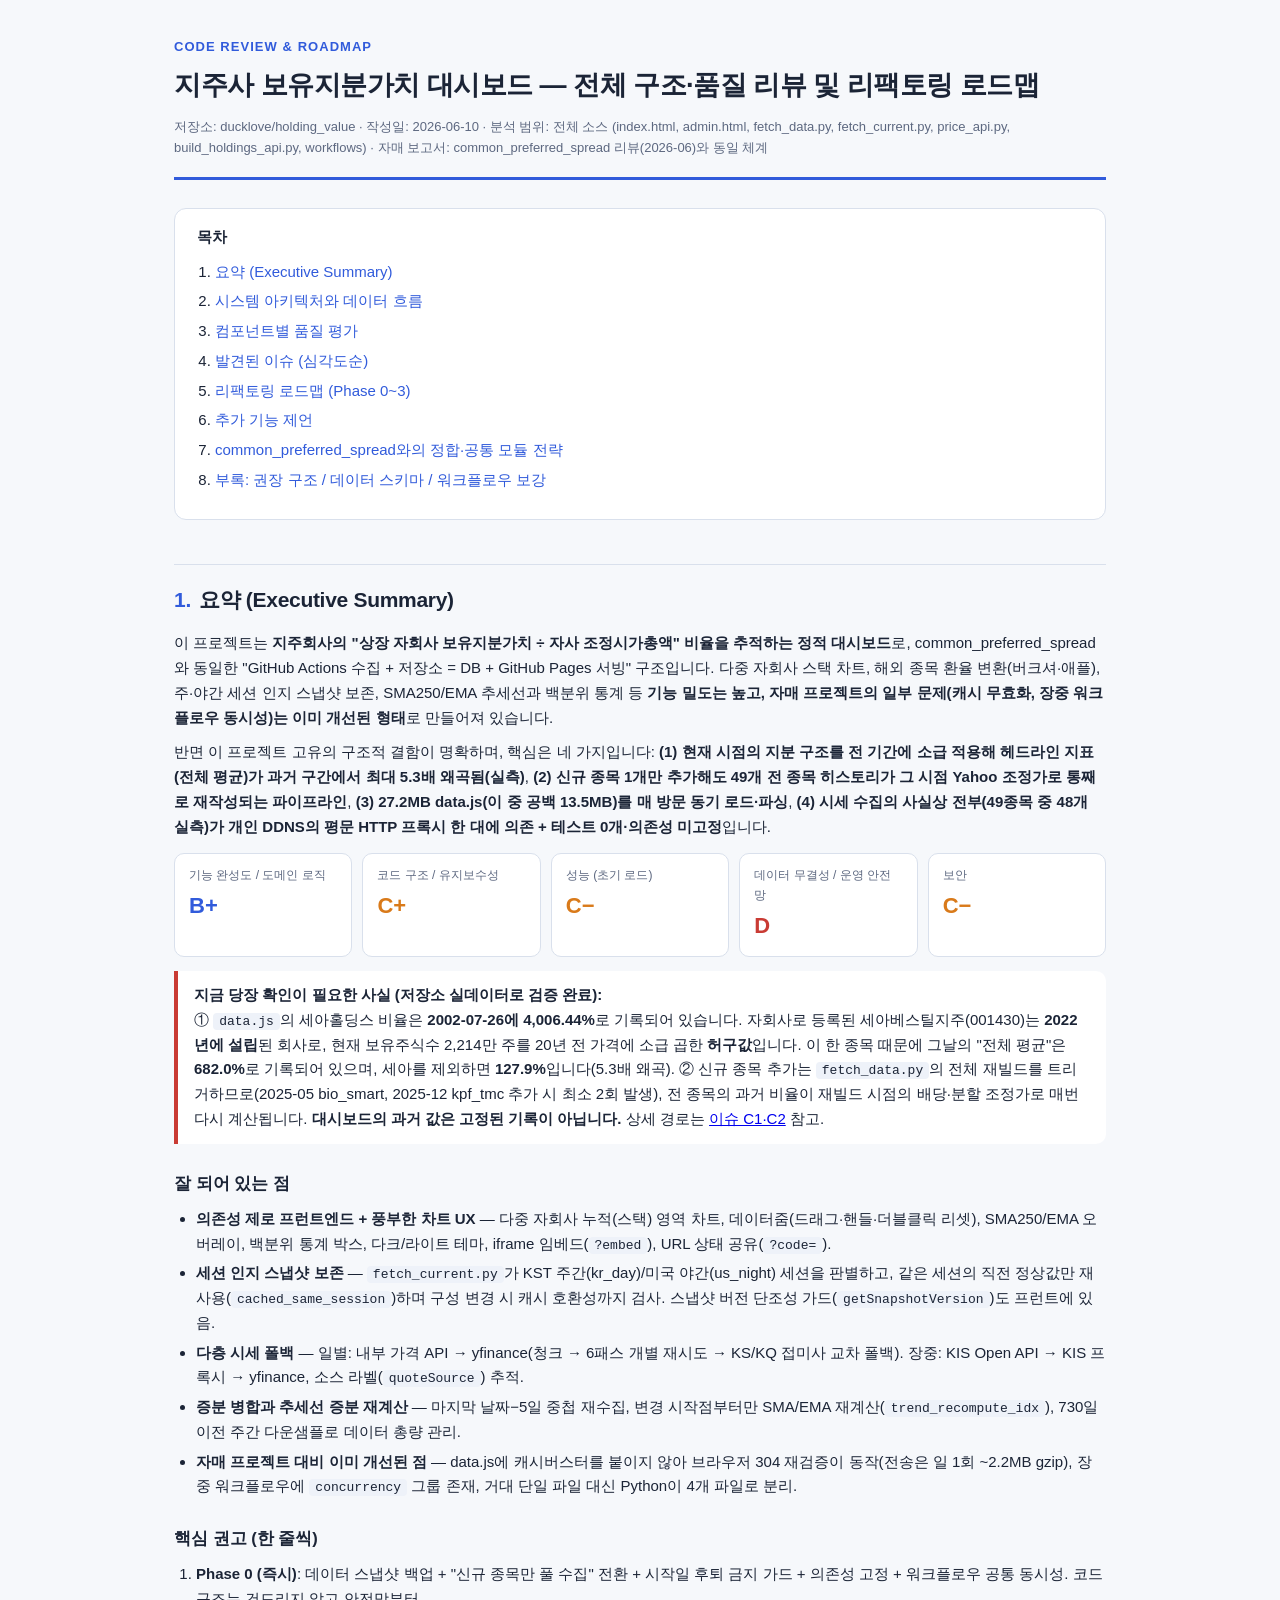
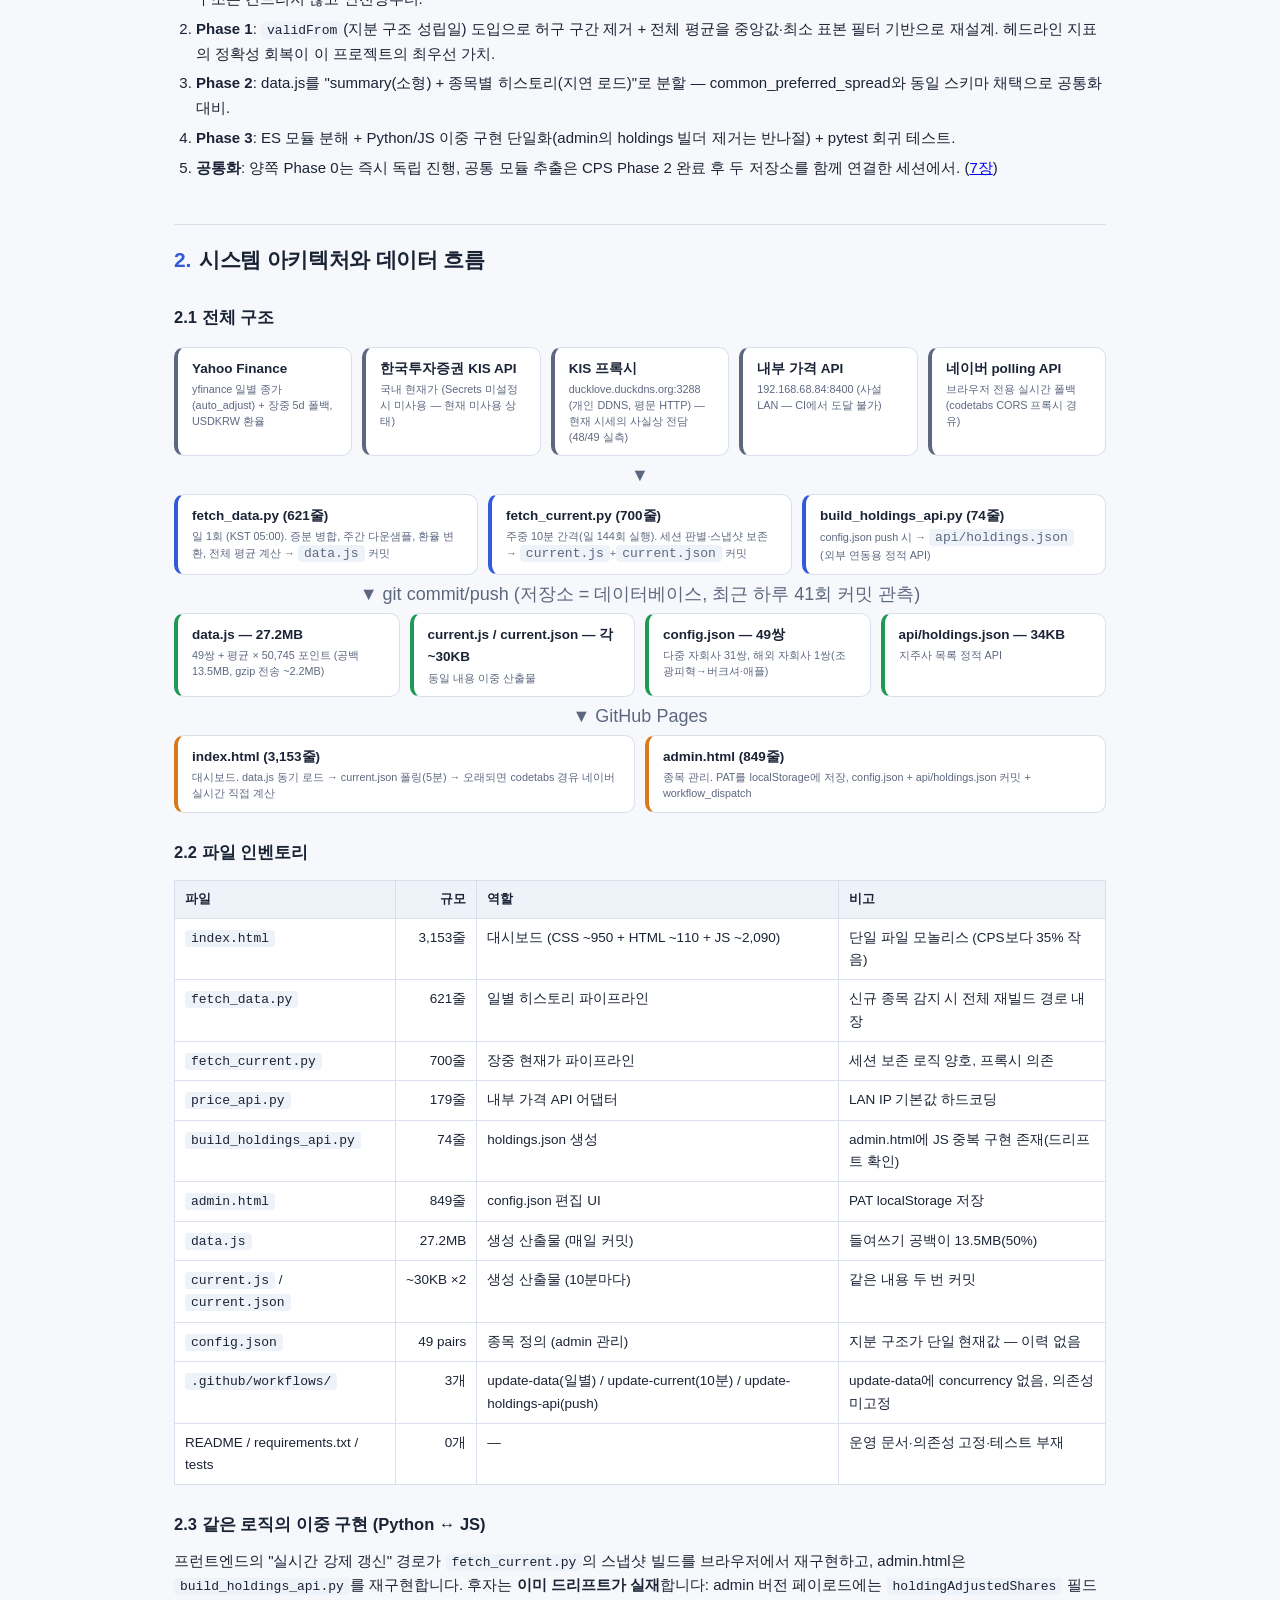
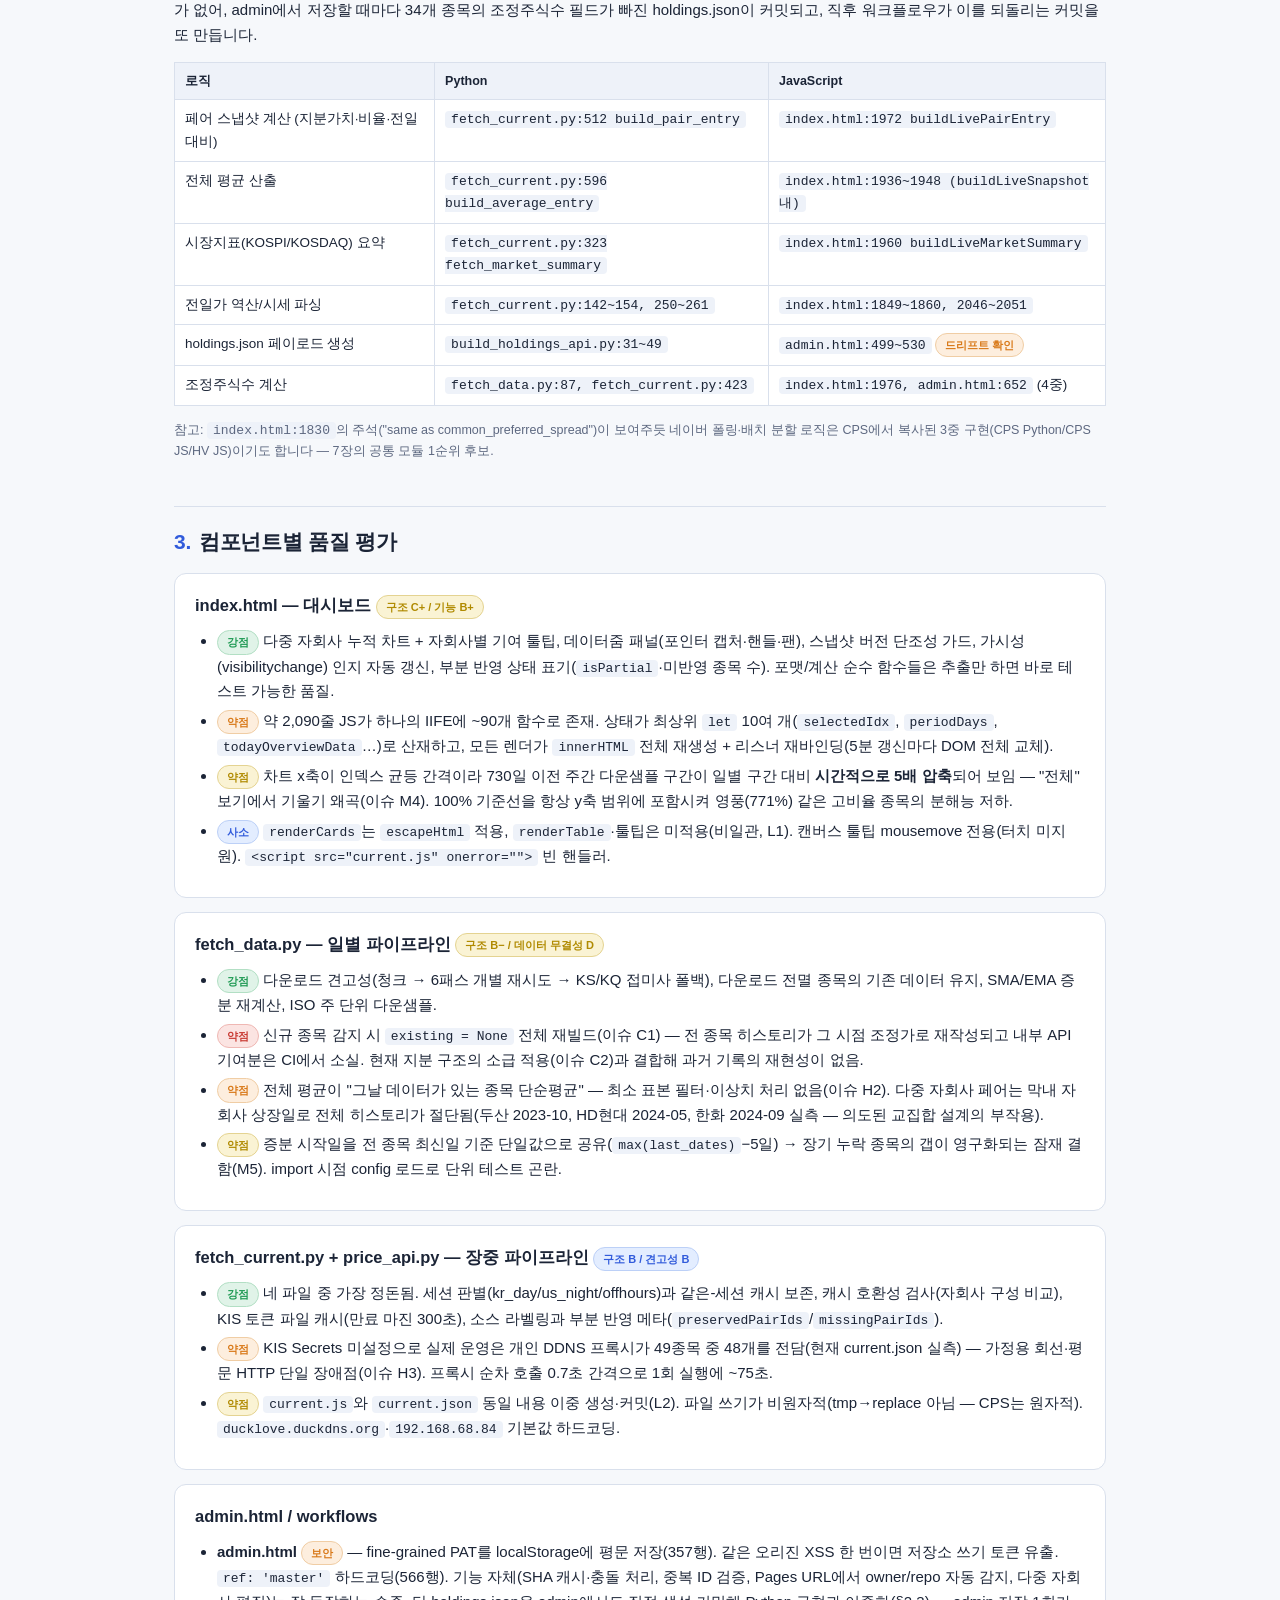
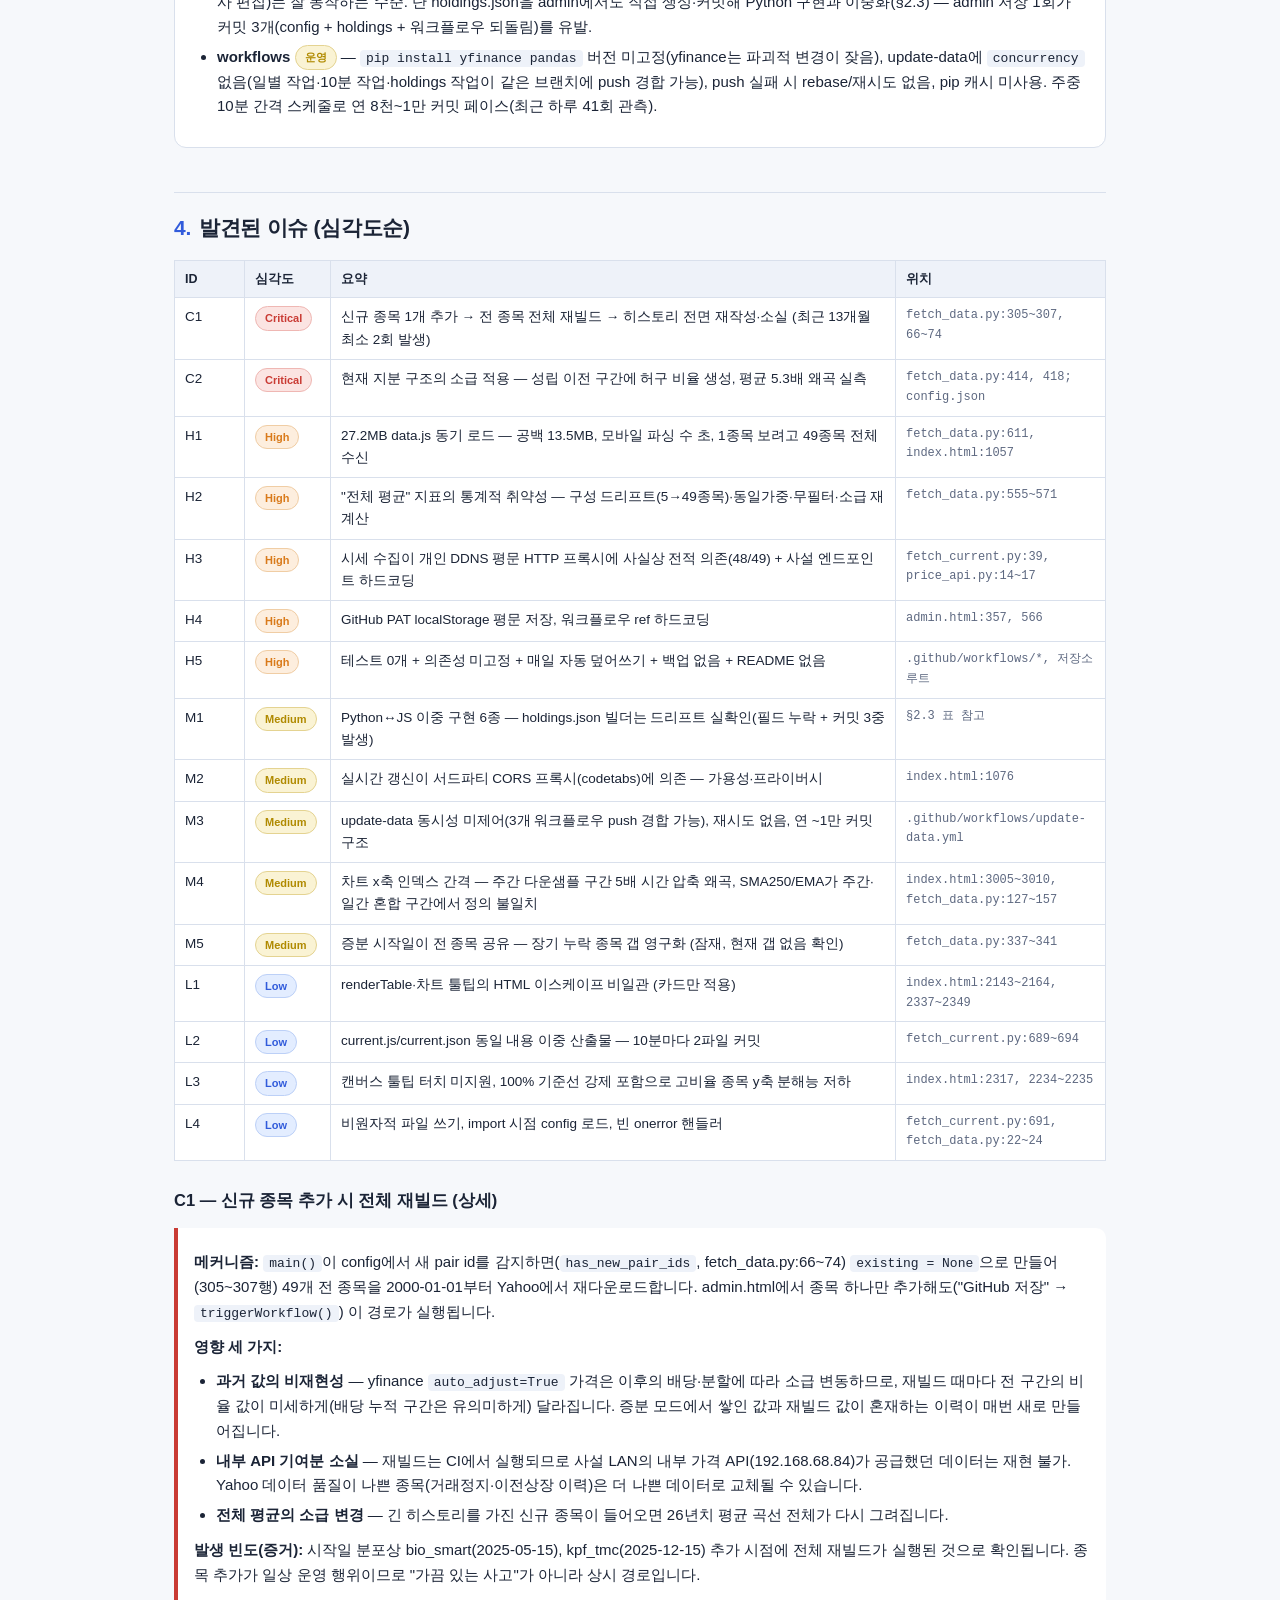
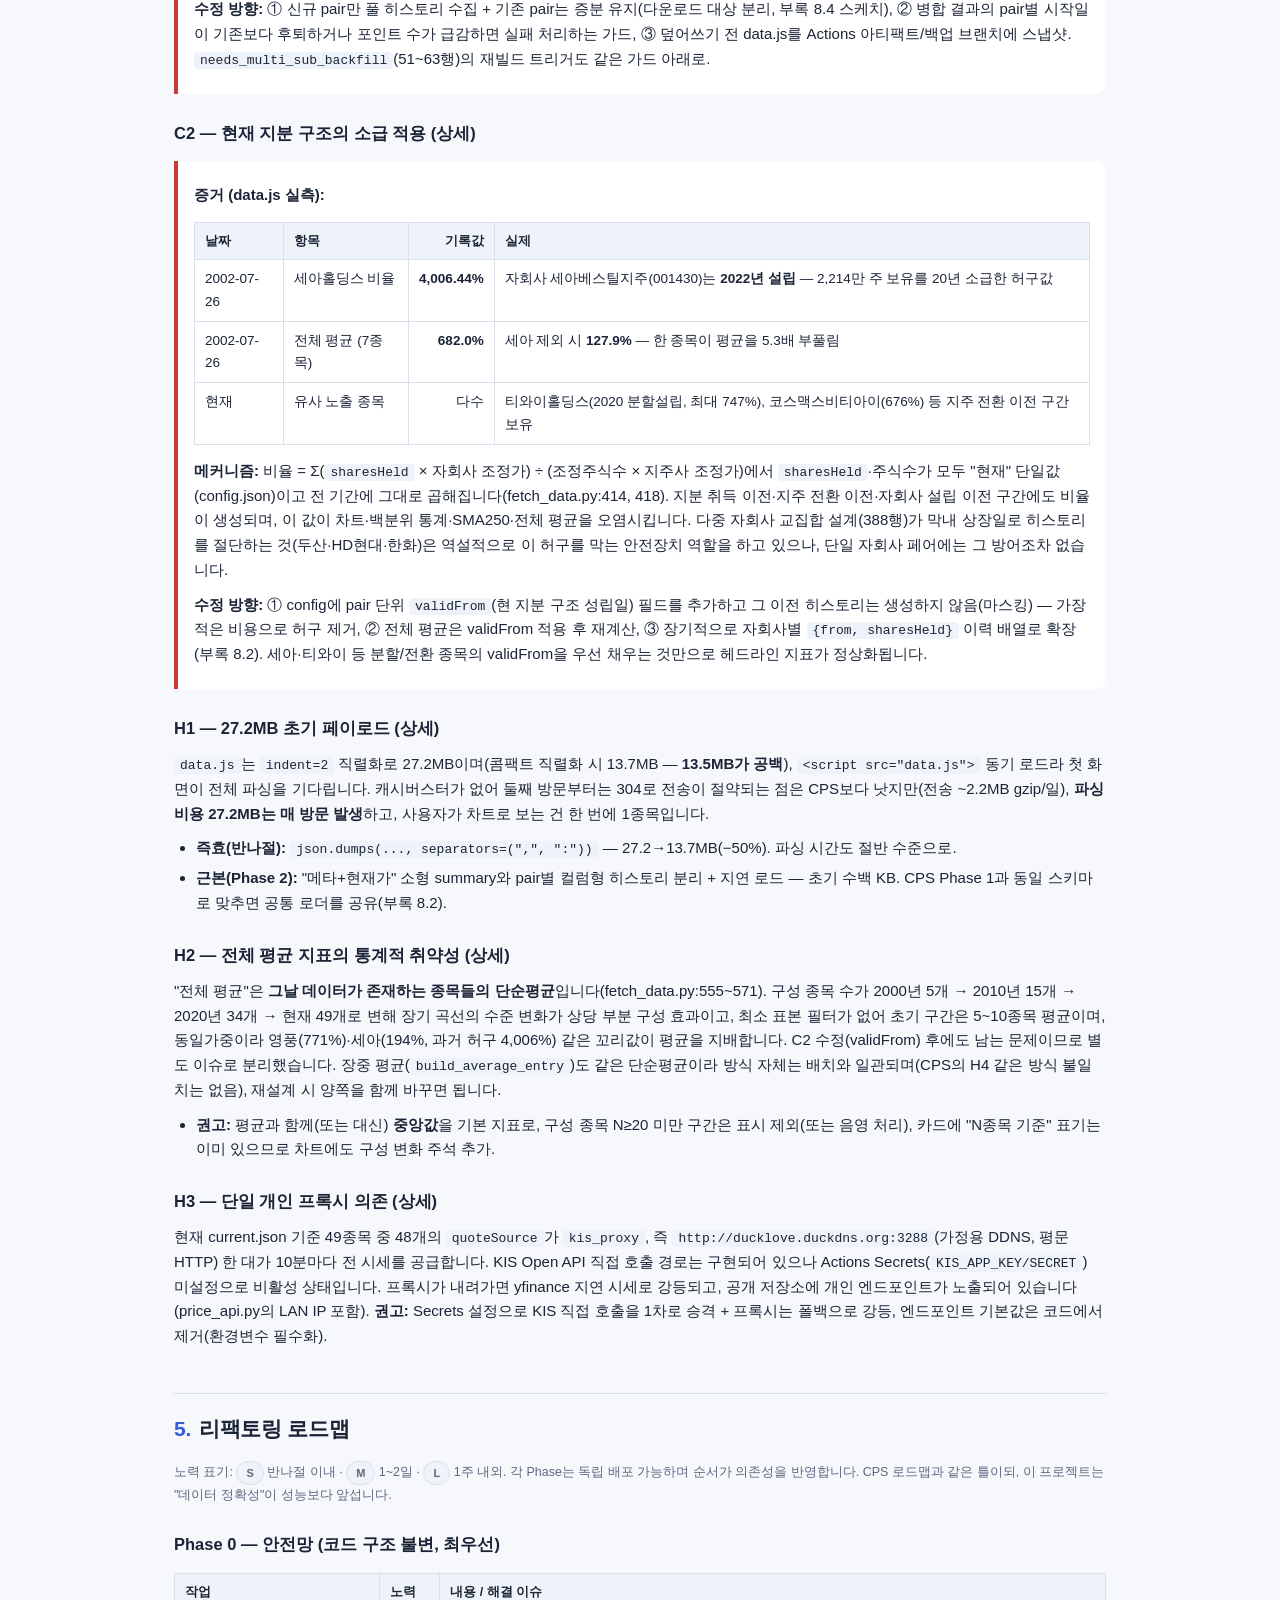
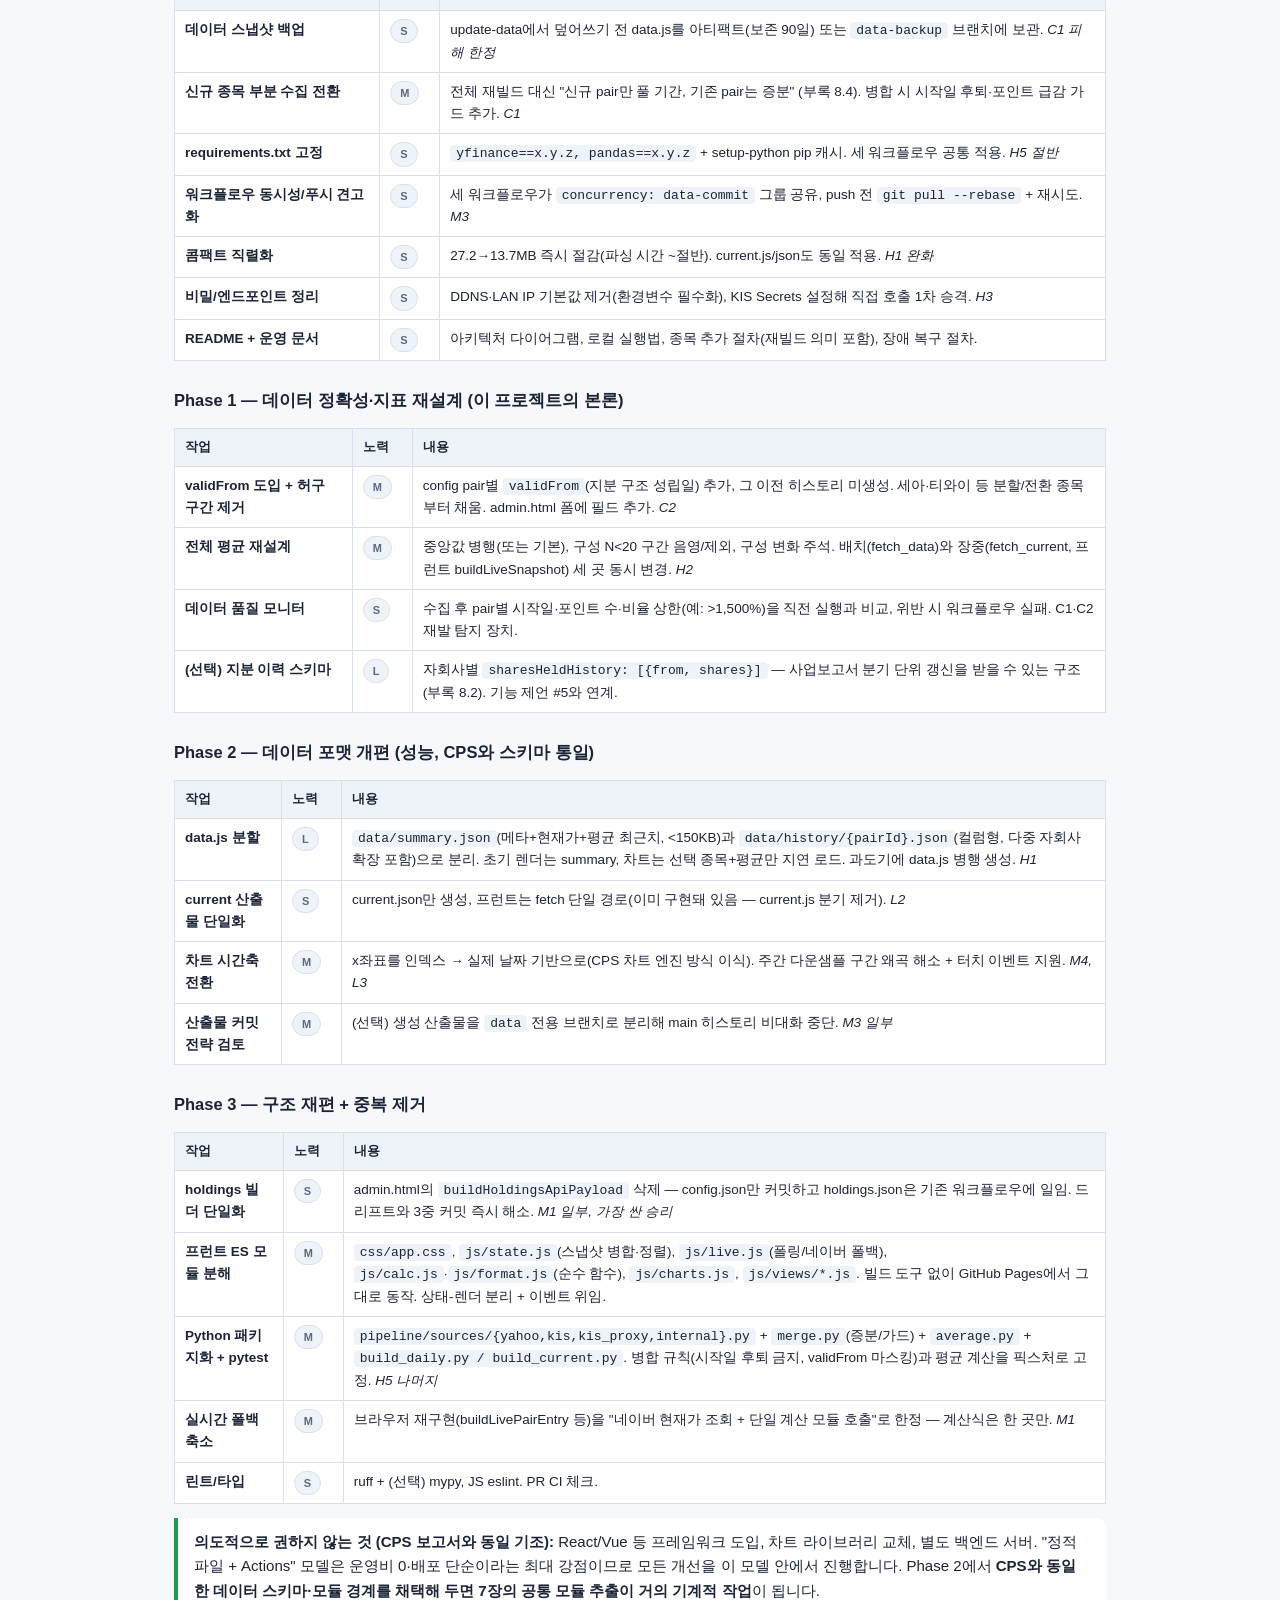
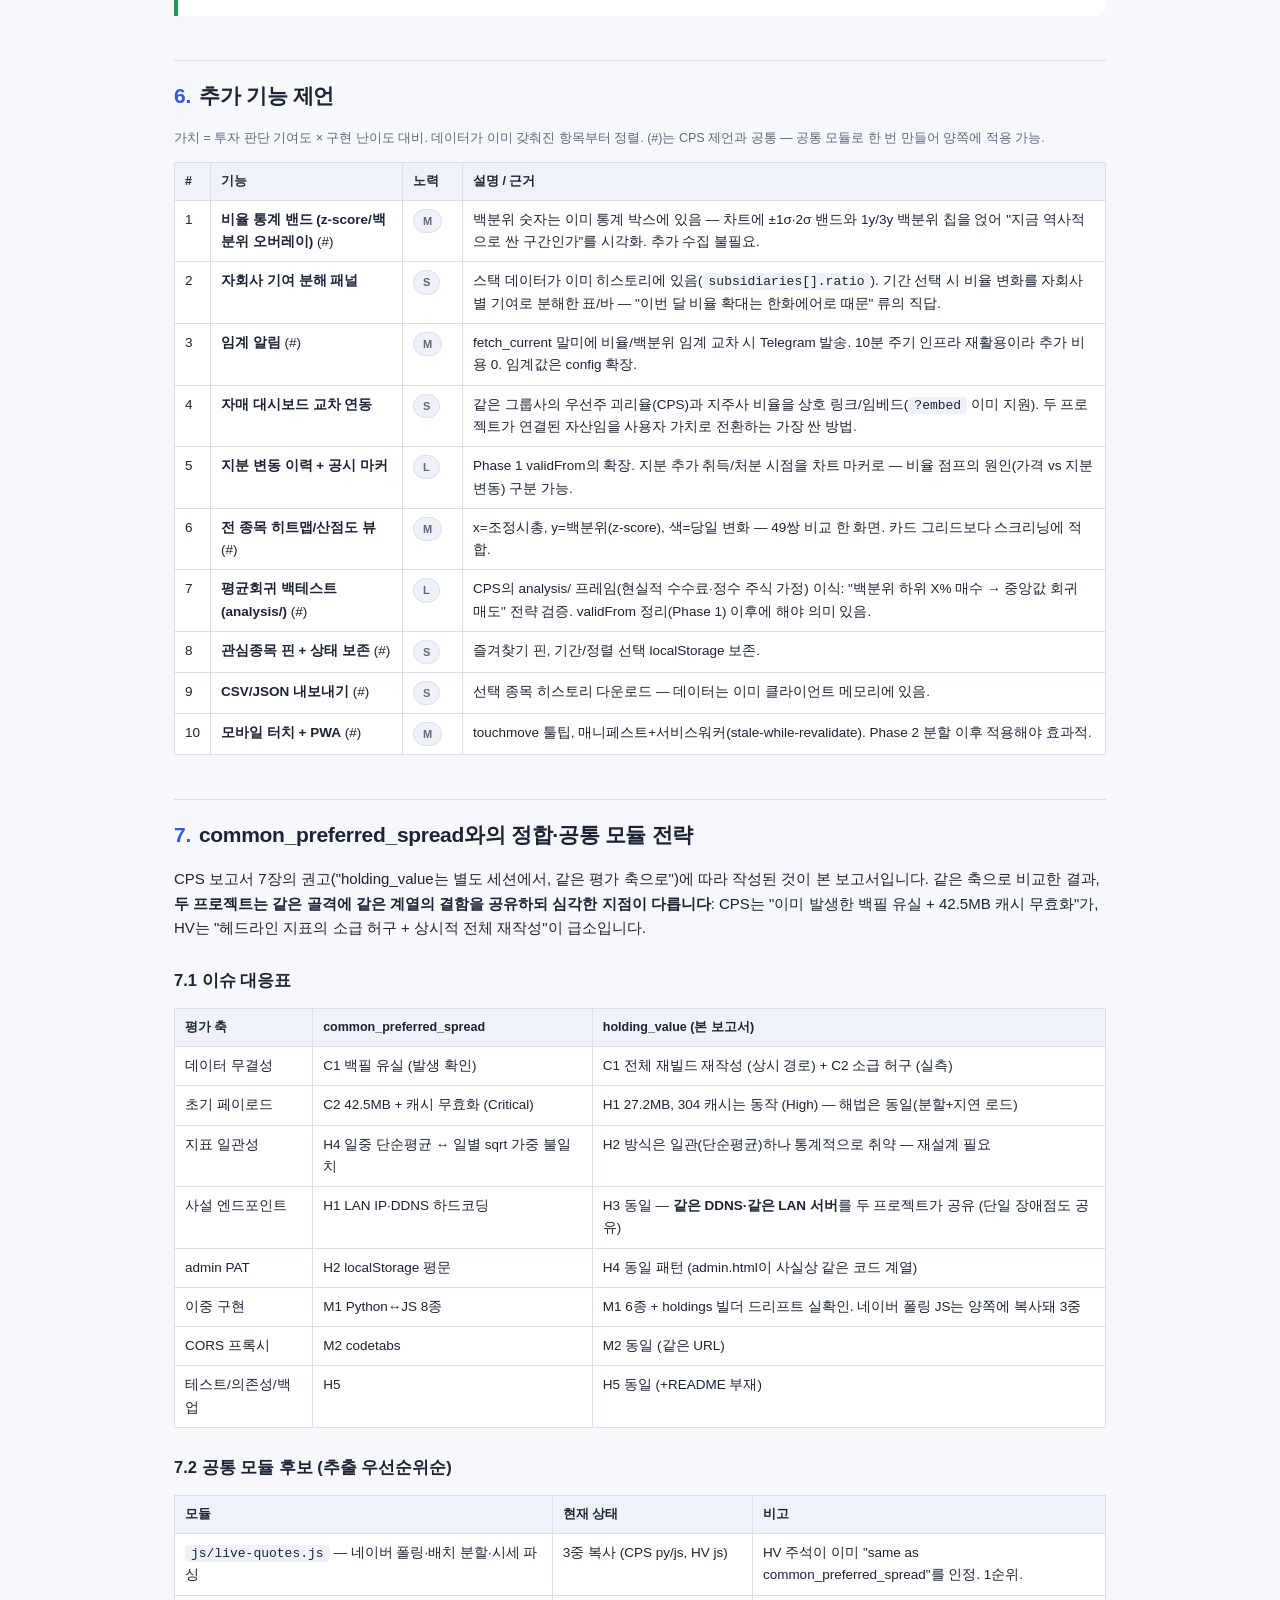
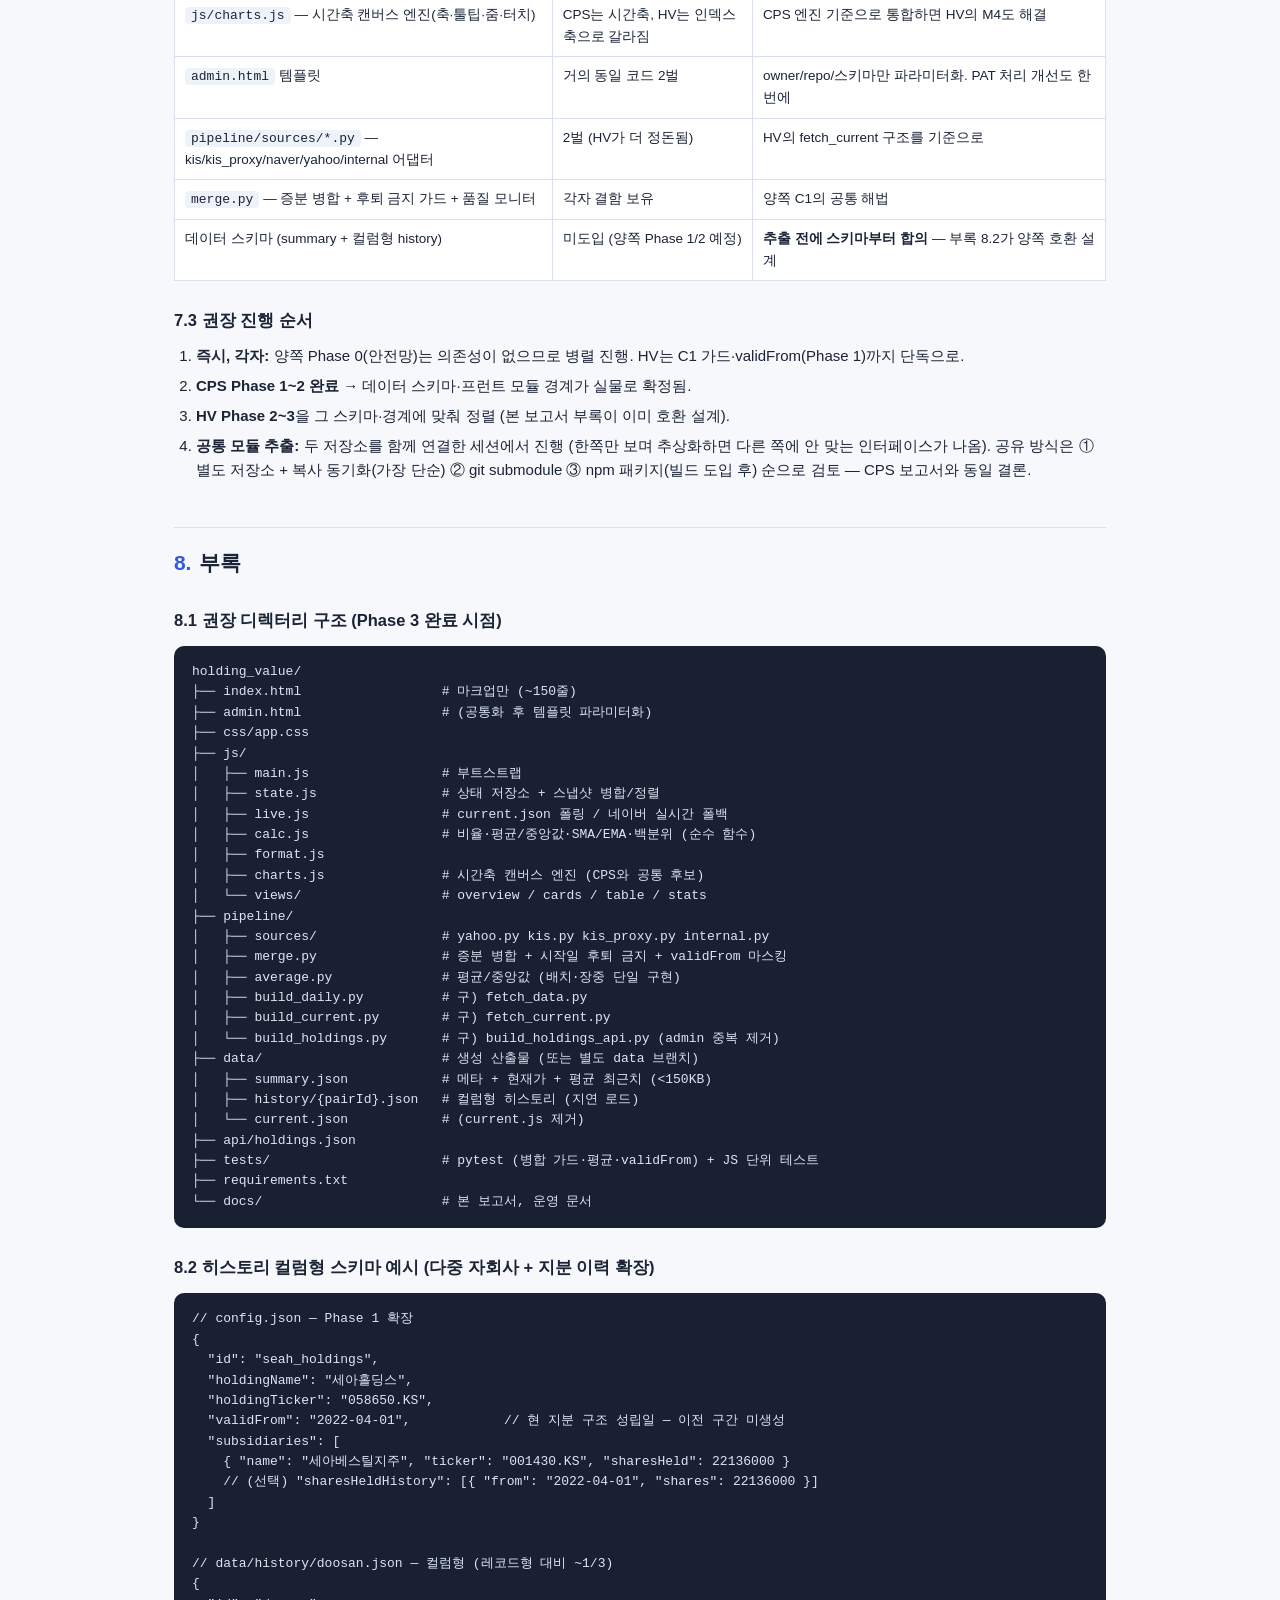
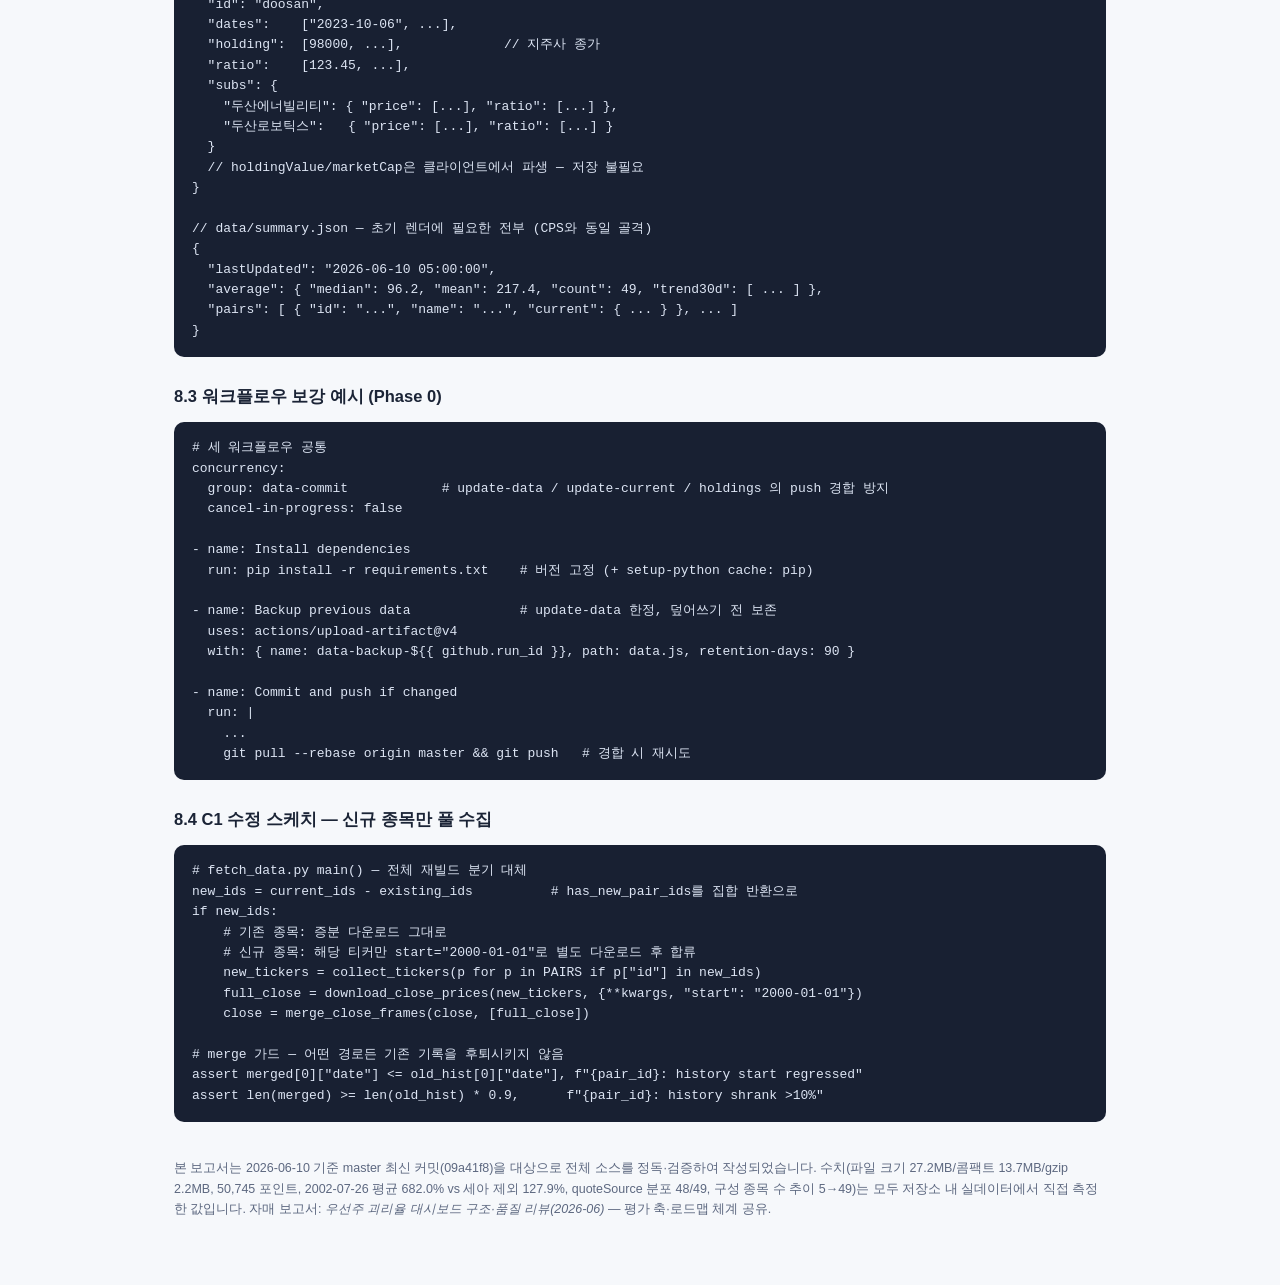
<file: docs/refactoring_review_202606.html>
<!DOCTYPE html>
<html lang="ko">
<head>
<meta charset="UTF-8">
<meta name="viewport" content="width=device-width, initial-scale=1.0">
<title>지주사 보유지분가치 대시보드 — 구조·품질 리뷰 및 리팩토링 로드맵 (2026-06)</title>
<style>
:root {
  --bg: #f6f8fb;
  --surface: #ffffff;
  --border: #d9e0ec;
  --text: #1b2436;
  --dim: #5d6880;
  --accent: #315bdb;
  --green: #1f9a54;
  --red: #c93b34;
  --orange: #d97a1a;
  --yellow: #b08a00;
  --code-bg: #eef2f9;
}
* { margin: 0; padding: 0; box-sizing: border-box; }
body {
  font-family: -apple-system, BlinkMacSystemFont, 'Segoe UI', 'Apple SD Gothic Neo', 'Malgun Gothic', sans-serif;
  background: var(--bg); color: var(--text); line-height: 1.65; font-size: 15px;
}
.wrap { max-width: 980px; margin: 0 auto; padding: 36px 24px 80px; }
header.report-head {
  border-bottom: 3px solid var(--accent); padding-bottom: 18px; margin-bottom: 28px;
}
.kicker { color: var(--accent); font-size: 13px; font-weight: 700; letter-spacing: .08em; text-transform: uppercase; }
h1 { font-size: 27px; letter-spacing: -0.5px; margin-top: 6px; }
.meta { color: var(--dim); font-size: 13px; margin-top: 8px; }
.meta span + span::before { content: " · "; }
h2 {
  font-size: 21px; margin: 44px 0 14px; padding-top: 18px;
  border-top: 1px solid var(--border); letter-spacing: -0.3px;
}
h2 .num { color: var(--accent); margin-right: 8px; }
h3 { font-size: 16.5px; margin: 26px 0 10px; }
p { margin: 10px 0; }
ul, ol { margin: 10px 0 10px 22px; }
li { margin: 5px 0; }
section { scroll-margin-top: 16px; }
code {
  background: var(--code-bg); border-radius: 4px; padding: 1px 6px;
  font-family: ui-monospace, 'SF Mono', Consolas, monospace; font-size: 13px;
}
pre {
  background: #182032; color: #dde5f4; border-radius: 10px;
  padding: 16px 18px; overflow-x: auto; font-size: 12.5px; line-height: 1.55;
  margin: 12px 0;
}
pre code { background: transparent; color: inherit; padding: 0; }
table { width: 100%; border-collapse: collapse; margin: 14px 0; font-size: 13.5px; background: var(--surface); }
th, td { border: 1px solid var(--border); padding: 8px 10px; text-align: left; vertical-align: top; }
th { background: #eef2f9; font-size: 12.5px; }
td.num, th.num { text-align: right; font-variant-numeric: tabular-nums; white-space: nowrap; }
.card {
  background: var(--surface); border: 1px solid var(--border); border-radius: 12px;
  padding: 18px 20px; margin: 14px 0;
}
.grade-row { display: flex; flex-wrap: wrap; gap: 10px; margin: 14px 0; }
.grade {
  flex: 1 1 140px; background: var(--surface); border: 1px solid var(--border);
  border-radius: 10px; padding: 12px 14px;
}
.grade .g-label { font-size: 12px; color: var(--dim); }
.grade .g-value { font-size: 22px; font-weight: 800; margin-top: 2px; }
.g-a { color: var(--green); } .g-b { color: var(--accent); }
.g-c { color: var(--orange); } .g-d { color: var(--red); }
.badge {
  display: inline-block; border-radius: 999px; font-size: 11px; font-weight: 700;
  padding: 2px 9px; white-space: nowrap; vertical-align: middle;
}
.b-crit { background: #fbe4e2; color: var(--red); border: 1px solid #efb7b3; }
.b-high { background: #fdeede; color: var(--orange); border: 1px solid #f0cda4; }
.b-med  { background: #faf3d4; color: var(--yellow); border: 1px solid #e4d391; }
.b-low  { background: #e3edff; color: var(--accent); border: 1px solid #bcd0f7; }
.b-good { background: #e0f3e8; color: var(--green); border: 1px solid #b2dfc4; }
.b-effort { background: #eef2f9; color: var(--dim); border: 1px solid var(--border); }
.toc { background: var(--surface); border: 1px solid var(--border); border-radius: 12px; padding: 16px 22px; }
.toc ol { margin-left: 18px; }
.toc a { color: var(--accent); text-decoration: none; }
.toc a:hover { text-decoration: underline; }
.flow {
  display: grid; gap: 10px; margin: 16px 0;
}
.flow-row { display: flex; flex-wrap: wrap; gap: 10px; align-items: stretch; }
.node {
  background: var(--surface); border: 1px solid var(--border); border-radius: 10px;
  padding: 10px 14px; font-size: 13px; flex: 1 1 150px;
}
.node b { display: block; font-size: 13.5px; }
.node small { color: var(--dim); display: block; margin-top: 2px; line-height: 1.45; }
.node.src { border-left: 4px solid var(--dim); }
.node.job { border-left: 4px solid var(--accent); }
.node.art { border-left: 4px solid var(--green); }
.node.ui  { border-left: 4px solid var(--orange); }
.arrow { text-align: center; color: var(--dim); font-size: 18px; line-height: 1; }
.callout { border-left: 4px solid var(--accent); background: var(--surface); border-radius: 0 10px 10px 0; padding: 12px 16px; margin: 14px 0; }
.callout.warn { border-left-color: var(--red); }
.callout.tip { border-left-color: var(--green); }
.small-dim { color: var(--dim); font-size: 12.5px; }
.issue-title { font-weight: 700; }
.file-ref { font-family: ui-monospace, 'SF Mono', Consolas, monospace; font-size: 12px; color: var(--dim); }
@media print {
  body { background: #fff; }
  pre { white-space: pre-wrap; }
}
</style>
</head>
<body>
<div class="wrap">

<header class="report-head">
  <div class="kicker">Code Review &amp; Roadmap</div>
  <h1>지주사 보유지분가치 대시보드 — 전체 구조·품질 리뷰 및 리팩토링 로드맵</h1>
  <div class="meta">
    <span>저장소: ducklove/holding_value</span>
    <span>작성일: 2026-06-10</span>
    <span>분석 범위: 전체 소스 (index.html, admin.html, fetch_data.py, fetch_current.py, price_api.py, build_holdings_api.py, workflows)</span>
    <span>자매 보고서: common_preferred_spread 리뷰(2026-06)와 동일 체계</span>
  </div>
</header>

<nav class="toc">
  <b>목차</b>
  <ol>
    <li><a href="#summary">요약 (Executive Summary)</a></li>
    <li><a href="#arch">시스템 아키텍처와 데이터 흐름</a></li>
    <li><a href="#quality">컴포넌트별 품질 평가</a></li>
    <li><a href="#issues">발견된 이슈 (심각도순)</a></li>
    <li><a href="#roadmap">리팩토링 로드맵 (Phase 0~3)</a></li>
    <li><a href="#features">추가 기능 제언</a></li>
    <li><a href="#cps">common_preferred_spread와의 정합·공통 모듈 전략</a></li>
    <li><a href="#appendix">부록: 권장 구조 / 데이터 스키마 / 워크플로우 보강</a></li>
  </ol>
</nav>

<!-- ============================================================ -->
<section id="summary">
<h2><span class="num">1.</span>요약 (Executive Summary)</h2>

<p>
이 프로젝트는 <b>지주회사의 "상장 자회사 보유지분가치 ÷ 자사 조정시가총액" 비율을 추적하는 정적 대시보드</b>로,
common_preferred_spread와 동일한 "GitHub Actions 수집 + 저장소 = DB + GitHub Pages 서빙" 구조입니다.
다중 자회사 스택 차트, 해외 종목 환율 변환(버크셔·애플), 주·야간 세션 인지 스냅샷 보존,
SMA250/EMA 추세선과 백분위 통계 등 <b>기능 밀도는 높고, 자매 프로젝트의 일부 문제(캐시 무효화, 장중 워크플로우 동시성)는
이미 개선된 형태</b>로 만들어져 있습니다.
</p>
<p>
반면 이 프로젝트 고유의 구조적 결함이 명확하며, 핵심은 네 가지입니다:
<b>(1) 현재 시점의 지분 구조를 전 기간에 소급 적용해 헤드라인 지표(전체 평균)가 과거 구간에서 최대 5.3배 왜곡됨(실측)</b>,
<b>(2) 신규 종목 1개만 추가해도 49개 전 종목 히스토리가 그 시점 Yahoo 조정가로 통째로 재작성되는 파이프라인</b>,
<b>(3) 27.2MB data.js(이 중 공백 13.5MB)를 매 방문 동기 로드·파싱</b>,
<b>(4) 시세 수집의 사실상 전부(49종목 중 48개 실측)가 개인 DDNS의 평문 HTTP 프록시 한 대에 의존 + 테스트 0개·의존성 미고정</b>입니다.
</p>

<div class="grade-row">
  <div class="grade"><div class="g-label">기능 완성도 / 도메인 로직</div><div class="g-value g-b">B+</div></div>
  <div class="grade"><div class="g-label">코드 구조 / 유지보수성</div><div class="g-value g-c">C+</div></div>
  <div class="grade"><div class="g-label">성능 (초기 로드)</div><div class="g-value g-c">C−</div></div>
  <div class="grade"><div class="g-label">데이터 무결성 / 운영 안전망</div><div class="g-value g-d">D</div></div>
  <div class="grade"><div class="g-label">보안</div><div class="g-value g-c">C−</div></div>
</div>

<div class="callout warn">
<b>지금 당장 확인이 필요한 사실 (저장소 실데이터로 검증 완료):</b><br>
① <code>data.js</code>의 세아홀딩스 비율은 <b>2002-07-26에 4,006.44%</b>로 기록되어 있습니다.
자회사로 등록된 세아베스틸지주(001430)는 <b>2022년에 설립</b>된 회사로, 현재 보유주식수 2,214만 주를
20년 전 가격에 소급 곱한 <b>허구값</b>입니다. 이 한 종목 때문에 그날의 "전체 평균"은
<b>682.0%</b>로 기록되어 있으며, 세아를 제외하면 <b>127.9%</b>입니다(5.3배 왜곡).
② 신규 종목 추가는 <code>fetch_data.py</code>의 전체 재빌드를 트리거하므로(2025-05 bio_smart,
2025-12 kpf_tmc 추가 시 최소 2회 발생), 전 종목의 과거 비율이 재빌드 시점의 배당·분할 조정가로
매번 다시 계산됩니다. <b>대시보드의 과거 값은 고정된 기록이 아닙니다.</b>
상세 경로는 <a href="#issues">이슈 C1·C2</a> 참고.
</div>

<h3>잘 되어 있는 점</h3>
<ul>
  <li><b>의존성 제로 프런트엔드 + 풍부한 차트 UX</b> — 다중 자회사 누적(스택) 영역 차트, 데이터줌(드래그·핸들·더블클릭 리셋), SMA250/EMA 오버레이, 백분위 통계 박스, 다크/라이트 테마, iframe 임베드(<code>?embed</code>), URL 상태 공유(<code>?code=</code>).</li>
  <li><b>세션 인지 스냅샷 보존</b> — <code>fetch_current.py</code>가 KST 주간(kr_day)/미국 야간(us_night) 세션을 판별하고, 같은 세션의 직전 정상값만 재사용(<code>cached_same_session</code>)하며 구성 변경 시 캐시 호환성까지 검사. 스냅샷 버전 단조성 가드(<code>getSnapshotVersion</code>)도 프런트에 있음.</li>
  <li><b>다층 시세 폴백</b> — 일별: 내부 가격 API → yfinance(청크 → 6패스 개별 재시도 → KS/KQ 접미사 교차 폴백). 장중: KIS Open API → KIS 프록시 → yfinance, 소스 라벨(<code>quoteSource</code>) 추적.</li>
  <li><b>증분 병합과 추세선 증분 재계산</b> — 마지막 날짜−5일 중첩 재수집, 변경 시작점부터만 SMA/EMA 재계산(<code>trend_recompute_idx</code>), 730일 이전 주간 다운샘플로 데이터 총량 관리.</li>
  <li><b>자매 프로젝트 대비 이미 개선된 점</b> — data.js에 캐시버스터를 붙이지 않아 브라우저 304 재검증이 동작(전송은 일 1회 ~2.2MB gzip), 장중 워크플로우에 <code>concurrency</code> 그룹 존재, 거대 단일 파일 대신 Python이 4개 파일로 분리.</li>
</ul>

<h3>핵심 권고 (한 줄씩)</h3>
<ol>
  <li><b>Phase 0 (즉시)</b>: 데이터 스냅샷 백업 + "신규 종목만 풀 수집" 전환 + 시작일 후퇴 금지 가드 + 의존성 고정 + 워크플로우 공통 동시성. 코드 구조는 건드리지 않고 안전망부터.</li>
  <li><b>Phase 1</b>: <code>validFrom</code>(지분 구조 성립일) 도입으로 허구 구간 제거 + 전체 평균을 중앙값·최소 표본 필터 기반으로 재설계. 헤드라인 지표의 정확성 회복이 이 프로젝트의 최우선 가치.</li>
  <li><b>Phase 2</b>: data.js를 "summary(소형) + 종목별 히스토리(지연 로드)"로 분할 — common_preferred_spread와 동일 스키마 채택으로 공통화 대비.</li>
  <li><b>Phase 3</b>: ES 모듈 분해 + Python/JS 이중 구현 단일화(admin의 holdings 빌더 제거는 반나절) + pytest 회귀 테스트.</li>
  <li><b>공통화</b>: 양쪽 Phase 0는 즉시 독립 진행, 공통 모듈 추출은 CPS Phase 2 완료 후 두 저장소를 함께 연결한 세션에서. (<a href="#cps">7장</a>)</li>
</ol>
</section>

<!-- ============================================================ -->
<section id="arch">
<h2><span class="num">2.</span>시스템 아키텍처와 데이터 흐름</h2>

<h3>2.1 전체 구조</h3>
<div class="flow">
  <div class="flow-row">
    <div class="node src"><b>Yahoo Finance</b><small>yfinance 일별 종가(auto_adjust) + 장중 5d 폴백, USDKRW 환율</small></div>
    <div class="node src"><b>한국투자증권 KIS API</b><small>국내 현재가 (Secrets 미설정 시 미사용 — 현재 미사용 상태)</small></div>
    <div class="node src"><b>KIS 프록시</b><small>ducklove.duckdns.org:3288 (개인 DDNS, 평문 HTTP) — 현재 시세의 사실상 전담(48/49 실측)</small></div>
    <div class="node src"><b>내부 가격 API</b><small>192.168.68.84:8400 (사설 LAN — CI에서 도달 불가)</small></div>
    <div class="node src"><b>네이버 polling API</b><small>브라우저 전용 실시간 폴백 (codetabs CORS 프록시 경유)</small></div>
  </div>
  <div class="arrow">▼</div>
  <div class="flow-row">
    <div class="node job"><b>fetch_data.py (621줄)</b><small>일 1회 (KST 05:00). 증분 병합, 주간 다운샘플, 환율 변환, 전체 평균 계산 → <code>data.js</code> 커밋</small></div>
    <div class="node job"><b>fetch_current.py (700줄)</b><small>주중 10분 간격(일 144회 실행). 세션 판별·스냅샷 보존 → <code>current.js</code>+<code>current.json</code> 커밋</small></div>
    <div class="node job"><b>build_holdings_api.py (74줄)</b><small>config.json push 시 → <code>api/holdings.json</code> (외부 연동용 정적 API)</small></div>
  </div>
  <div class="arrow">▼ git commit/push (저장소 = 데이터베이스, 최근 하루 41회 커밋 관측)</div>
  <div class="flow-row">
    <div class="node art"><b>data.js — 27.2MB</b><small>49쌍 + 평균 × 50,745 포인트 (공백 13.5MB, gzip 전송 ~2.2MB)</small></div>
    <div class="node art"><b>current.js / current.json — 각 ~30KB</b><small>동일 내용 이중 산출물</small></div>
    <div class="node art"><b>config.json — 49쌍</b><small>다중 자회사 31쌍, 해외 자회사 1쌍(조광피혁→버크셔·애플)</small></div>
    <div class="node art"><b>api/holdings.json — 34KB</b><small>지주사 목록 정적 API</small></div>
  </div>
  <div class="arrow">▼ GitHub Pages</div>
  <div class="flow-row">
    <div class="node ui"><b>index.html (3,153줄)</b><small>대시보드. data.js 동기 로드 → current.json 폴링(5분) → 오래되면 codetabs 경유 네이버 실시간 직접 계산</small></div>
    <div class="node ui"><b>admin.html (849줄)</b><small>종목 관리. PAT를 localStorage에 저장, config.json + api/holdings.json 커밋 + workflow_dispatch</small></div>
  </div>
</div>

<h3>2.2 파일 인벤토리</h3>
<table>
  <thead><tr><th>파일</th><th class="num">규모</th><th>역할</th><th>비고</th></tr></thead>
  <tbody>
    <tr><td><code>index.html</code></td><td class="num">3,153줄</td><td>대시보드 (CSS ~950 + HTML ~110 + JS ~2,090)</td><td>단일 파일 모놀리스 (CPS보다 35% 작음)</td></tr>
    <tr><td><code>fetch_data.py</code></td><td class="num">621줄</td><td>일별 히스토리 파이프라인</td><td>신규 종목 감지 시 전체 재빌드 경로 내장</td></tr>
    <tr><td><code>fetch_current.py</code></td><td class="num">700줄</td><td>장중 현재가 파이프라인</td><td>세션 보존 로직 양호, 프록시 의존</td></tr>
    <tr><td><code>price_api.py</code></td><td class="num">179줄</td><td>내부 가격 API 어댑터</td><td>LAN IP 기본값 하드코딩</td></tr>
    <tr><td><code>build_holdings_api.py</code></td><td class="num">74줄</td><td>holdings.json 생성</td><td>admin.html에 JS 중복 구현 존재(드리프트 확인)</td></tr>
    <tr><td><code>admin.html</code></td><td class="num">849줄</td><td>config.json 편집 UI</td><td>PAT localStorage 저장</td></tr>
    <tr><td><code>data.js</code></td><td class="num">27.2MB</td><td>생성 산출물 (매일 커밋)</td><td>들여쓰기 공백이 13.5MB(50%)</td></tr>
    <tr><td><code>current.js</code> / <code>current.json</code></td><td class="num">~30KB ×2</td><td>생성 산출물 (10분마다)</td><td>같은 내용 두 번 커밋</td></tr>
    <tr><td><code>config.json</code></td><td class="num">49 pairs</td><td>종목 정의 (admin 관리)</td><td>지분 구조가 단일 현재값 — 이력 없음</td></tr>
    <tr><td><code>.github/workflows/</code></td><td class="num">3개</td><td>update-data(일별) / update-current(10분) / update-holdings-api(push)</td><td>update-data에 concurrency 없음, 의존성 미고정</td></tr>
    <tr><td>README / requirements.txt / tests</td><td class="num">0개</td><td>—</td><td>운영 문서·의존성 고정·테스트 부재</td></tr>
  </tbody>
</table>

<h3>2.3 같은 로직의 이중 구현 (Python ↔ JS)</h3>
<p>
프런트엔드의 "실시간 강제 갱신" 경로가 <code>fetch_current.py</code>의 스냅샷 빌드를 브라우저에서 재구현하고,
admin.html은 <code>build_holdings_api.py</code>를 재구현합니다. 후자는 <b>이미 드리프트가 실재</b>합니다:
admin 버전 페이로드에는 <code>holdingAdjustedShares</code> 필드가 없어, admin에서 저장할 때마다
34개 종목의 조정주식수 필드가 빠진 holdings.json이 커밋되고, 직후 워크플로우가 이를 되돌리는 커밋을 또 만듭니다.
</p>
<table>
  <thead><tr><th>로직</th><th>Python</th><th>JavaScript</th></tr></thead>
  <tbody>
    <tr><td>페어 스냅샷 계산 (지분가치·비율·전일대비)</td><td><code>fetch_current.py:512 build_pair_entry</code></td><td><code>index.html:1972 buildLivePairEntry</code></td></tr>
    <tr><td>전체 평균 산출</td><td><code>fetch_current.py:596 build_average_entry</code></td><td><code>index.html:1936~1948 (buildLiveSnapshot 내)</code></td></tr>
    <tr><td>시장지표(KOSPI/KOSDAQ) 요약</td><td><code>fetch_current.py:323 fetch_market_summary</code></td><td><code>index.html:1960 buildLiveMarketSummary</code></td></tr>
    <tr><td>전일가 역산/시세 파싱</td><td><code>fetch_current.py:142~154, 250~261</code></td><td><code>index.html:1849~1860, 2046~2051</code></td></tr>
    <tr><td>holdings.json 페이로드 생성</td><td><code>build_holdings_api.py:31~49</code></td><td><code>admin.html:499~530</code> <span class="badge b-high">드리프트 확인</span></td></tr>
    <tr><td>조정주식수 계산</td><td><code>fetch_data.py:87, fetch_current.py:423</code></td><td><code>index.html:1976, admin.html:652</code> (4중)</td></tr>
  </tbody>
</table>
<p class="small-dim">
참고: <code>index.html:1830</code>의 주석("same as common_preferred_spread")이 보여주듯 네이버 폴링·배치 분할 로직은
CPS에서 복사된 3중 구현(CPS Python/CPS JS/HV JS)이기도 합니다 — 7장의 공통 모듈 1순위 후보.
</p>
</section>

<!-- ============================================================ -->
<section id="quality">
<h2><span class="num">3.</span>컴포넌트별 품질 평가</h2>

<div class="card">
<h3 style="margin-top:0">index.html — 대시보드 <span class="badge b-med">구조 C+ / 기능 B+</span></h3>
<ul>
  <li><span class="badge b-good">강점</span> 다중 자회사 누적 차트 + 자회사별 기여 툴팁, 데이터줌 패널(포인터 캡처·핸들·팬), 스냅샷 버전 단조성 가드, 가시성(visibilitychange) 인지 자동 갱신, 부분 반영 상태 표기(<code>isPartial</code>·미반영 종목 수). 포맷/계산 순수 함수들은 추출만 하면 바로 테스트 가능한 품질.</li>
  <li><span class="badge b-high">약점</span> 약 2,090줄 JS가 하나의 IIFE에 ~90개 함수로 존재. 상태가 최상위 <code>let</code> 10여 개(<code>selectedIdx</code>, <code>periodDays</code>, <code>todayOverviewData</code>…)로 산재하고, 모든 렌더가 <code>innerHTML</code> 전체 재생성 + 리스너 재바인딩(5분 갱신마다 DOM 전체 교체).</li>
  <li><span class="badge b-med">약점</span> 차트 x축이 인덱스 균등 간격이라 730일 이전 주간 다운샘플 구간이 일별 구간 대비 <b>시간적으로 5배 압축</b>되어 보임 — "전체" 보기에서 기울기 왜곡(이슈 M4). 100% 기준선을 항상 y축 범위에 포함시켜 영풍(771%) 같은 고비율 종목의 분해능 저하.</li>
  <li><span class="badge b-low">사소</span> <code>renderCards</code>는 <code>escapeHtml</code> 적용, <code>renderTable</code>·툴팁은 미적용(비일관, L1). 캔버스 툴팁 mousemove 전용(터치 미지원). <code>&lt;script src="current.js" onerror=""&gt;</code> 빈 핸들러.</li>
</ul>
</div>

<div class="card">
<h3 style="margin-top:0">fetch_data.py — 일별 파이프라인 <span class="badge b-med">구조 B− / 데이터 무결성 D</span></h3>
<ul>
  <li><span class="badge b-good">강점</span> 다운로드 견고성(청크 → 6패스 개별 재시도 → KS/KQ 접미사 폴백), 다운로드 전멸 종목의 기존 데이터 유지, SMA/EMA 증분 재계산, ISO 주 단위 다운샘플.</li>
  <li><span class="badge b-crit">약점</span> 신규 종목 감지 시 <code>existing = None</code> 전체 재빌드(이슈 C1) — 전 종목 히스토리가 그 시점 조정가로 재작성되고 내부 API 기여분은 CI에서 소실. 현재 지분 구조의 소급 적용(이슈 C2)과 결합해 과거 기록의 재현성이 없음.</li>
  <li><span class="badge b-high">약점</span> 전체 평균이 "그날 데이터가 있는 종목 단순평균" — 최소 표본 필터·이상치 처리 없음(이슈 H2). 다중 자회사 페어는 막내 자회사 상장일로 전체 히스토리가 절단됨(두산 2023-10, HD현대 2024-05, 한화 2024-09 실측 — 의도된 교집합 설계의 부작용).</li>
  <li><span class="badge b-med">약점</span> 증분 시작일을 전 종목 최신일 기준 단일값으로 공유(<code>max(last_dates)</code>−5일) → 장기 누락 종목의 갭이 영구화되는 잠재 결함(M5). import 시점 config 로드로 단위 테스트 곤란.</li>
</ul>
</div>

<div class="card">
<h3 style="margin-top:0">fetch_current.py + price_api.py — 장중 파이프라인 <span class="badge b-low">구조 B / 견고성 B</span></h3>
<ul>
  <li><span class="badge b-good">강점</span> 네 파일 중 가장 정돈됨. 세션 판별(kr_day/us_night/offhours)과 같은-세션 캐시 보존, 캐시 호환성 검사(자회사 구성 비교), KIS 토큰 파일 캐시(만료 마진 300초), 소스 라벨링과 부분 반영 메타(<code>preservedPairIds</code>/<code>missingPairIds</code>).</li>
  <li><span class="badge b-high">약점</span> KIS Secrets 미설정으로 실제 운영은 개인 DDNS 프록시가 49종목 중 48개를 전담(현재 current.json 실측) — 가정용 회선·평문 HTTP 단일 장애점(이슈 H3). 프록시 순차 호출 0.7초 간격으로 1회 실행에 ~75초.</li>
  <li><span class="badge b-med">약점</span> <code>current.js</code>와 <code>current.json</code> 동일 내용 이중 생성·커밋(L2). 파일 쓰기가 비원자적(tmp→replace 아님 — CPS는 원자적). <code>ducklove.duckdns.org</code>·<code>192.168.68.84</code> 기본값 하드코딩.</li>
</ul>
</div>

<div class="card">
<h3 style="margin-top:0">admin.html / workflows</h3>
<ul>
  <li><b>admin.html</b> <span class="badge b-high">보안</span> — fine-grained PAT를 localStorage에 평문 저장(357행). 같은 오리진 XSS 한 번이면 저장소 쓰기 토큰 유출. <code>ref: 'master'</code> 하드코딩(566행). 기능 자체(SHA 캐시·충돌 처리, 중복 ID 검증, Pages URL에서 owner/repo 자동 감지, 다중 자회사 편집)는 잘 동작하는 수준. 단 holdings.json을 admin에서도 직접 생성·커밋해 Python 구현과 이중화(§2.3) — admin 저장 1회가 커밋 3개(config + holdings + 워크플로우 되돌림)를 유발.</li>
  <li><b>workflows</b> <span class="badge b-med">운영</span> — <code>pip install yfinance pandas</code> 버전 미고정(yfinance는 파괴적 변경이 잦음), update-data에 <code>concurrency</code> 없음(일별 작업·10분 작업·holdings 작업이 같은 브랜치에 push 경합 가능), push 실패 시 rebase/재시도 없음, pip 캐시 미사용. 주중 10분 간격 스케줄로 연 8천~1만 커밋 페이스(최근 하루 41회 관측).</li>
</ul>
</div>
</section>

<!-- ============================================================ -->
<section id="issues">
<h2><span class="num">4.</span>발견된 이슈 (심각도순)</h2>

<table>
  <thead><tr><th style="width:70px">ID</th><th style="width:86px">심각도</th><th>요약</th><th style="width:210px">위치</th></tr></thead>
  <tbody>
    <tr><td>C1</td><td><span class="badge b-crit">Critical</span></td><td>신규 종목 1개 추가 → 전 종목 전체 재빌드 → 히스토리 전면 재작성·소실 (최근 13개월 최소 2회 발생)</td><td class="file-ref">fetch_data.py:305~307, 66~74</td></tr>
    <tr><td>C2</td><td><span class="badge b-crit">Critical</span></td><td>현재 지분 구조의 소급 적용 — 성립 이전 구간에 허구 비율 생성, 평균 5.3배 왜곡 실측</td><td class="file-ref">fetch_data.py:414, 418; config.json</td></tr>
    <tr><td>H1</td><td><span class="badge b-high">High</span></td><td>27.2MB data.js 동기 로드 — 공백 13.5MB, 모바일 파싱 수 초, 1종목 보려고 49종목 전체 수신</td><td class="file-ref">fetch_data.py:611, index.html:1057</td></tr>
    <tr><td>H2</td><td><span class="badge b-high">High</span></td><td>"전체 평균" 지표의 통계적 취약성 — 구성 드리프트(5→49종목)·동일가중·무필터·소급 재계산</td><td class="file-ref">fetch_data.py:555~571</td></tr>
    <tr><td>H3</td><td><span class="badge b-high">High</span></td><td>시세 수집이 개인 DDNS 평문 HTTP 프록시에 사실상 전적 의존(48/49) + 사설 엔드포인트 하드코딩</td><td class="file-ref">fetch_current.py:39, price_api.py:14~17</td></tr>
    <tr><td>H4</td><td><span class="badge b-high">High</span></td><td>GitHub PAT localStorage 평문 저장, 워크플로우 ref 하드코딩</td><td class="file-ref">admin.html:357, 566</td></tr>
    <tr><td>H5</td><td><span class="badge b-high">High</span></td><td>테스트 0개 + 의존성 미고정 + 매일 자동 덮어쓰기 + 백업 없음 + README 없음</td><td class="file-ref">.github/workflows/*, 저장소 루트</td></tr>
    <tr><td>M1</td><td><span class="badge b-med">Medium</span></td><td>Python↔JS 이중 구현 6종 — holdings.json 빌더는 드리프트 실확인(필드 누락 + 커밋 3중 발생)</td><td class="file-ref">§2.3 표 참고</td></tr>
    <tr><td>M2</td><td><span class="badge b-med">Medium</span></td><td>실시간 갱신이 서드파티 CORS 프록시(codetabs)에 의존 — 가용성·프라이버시</td><td class="file-ref">index.html:1076</td></tr>
    <tr><td>M3</td><td><span class="badge b-med">Medium</span></td><td>update-data 동시성 미제어(3개 워크플로우 push 경합 가능), 재시도 없음, 연 ~1만 커밋 구조</td><td class="file-ref">.github/workflows/update-data.yml</td></tr>
    <tr><td>M4</td><td><span class="badge b-med">Medium</span></td><td>차트 x축 인덱스 간격 — 주간 다운샘플 구간 5배 시간 압축 왜곡, SMA250/EMA가 주간·일간 혼합 구간에서 정의 불일치</td><td class="file-ref">index.html:3005~3010, fetch_data.py:127~157</td></tr>
    <tr><td>M5</td><td><span class="badge b-med">Medium</span></td><td>증분 시작일이 전 종목 공유 — 장기 누락 종목 갭 영구화 (잠재, 현재 갭 없음 확인)</td><td class="file-ref">fetch_data.py:337~341</td></tr>
    <tr><td>L1</td><td><span class="badge b-low">Low</span></td><td>renderTable·차트 툴팁의 HTML 이스케이프 비일관 (카드만 적용)</td><td class="file-ref">index.html:2143~2164, 2337~2349</td></tr>
    <tr><td>L2</td><td><span class="badge b-low">Low</span></td><td>current.js/current.json 동일 내용 이중 산출물 — 10분마다 2파일 커밋</td><td class="file-ref">fetch_current.py:689~694</td></tr>
    <tr><td>L3</td><td><span class="badge b-low">Low</span></td><td>캔버스 툴팁 터치 미지원, 100% 기준선 강제 포함으로 고비율 종목 y축 분해능 저하</td><td class="file-ref">index.html:2317, 2234~2235</td></tr>
    <tr><td>L4</td><td><span class="badge b-low">Low</span></td><td>비원자적 파일 쓰기, import 시점 config 로드, 빈 onerror 핸들러</td><td class="file-ref">fetch_current.py:691, fetch_data.py:22~24</td></tr>
  </tbody>
</table>

<h3>C1 — 신규 종목 추가 시 전체 재빌드 (상세)</h3>
<div class="callout warn">
<p><b>메커니즘:</b> <code>main()</code>이 config에서 새 pair id를 감지하면(<code>has_new_pair_ids</code>, fetch_data.py:66~74)
<code>existing = None</code>으로 만들어(305~307행) 49개 전 종목을 2000-01-01부터 Yahoo에서 재다운로드합니다.
admin.html에서 종목 하나만 추가해도("GitHub 저장" → <code>triggerWorkflow()</code>) 이 경로가 실행됩니다.</p>
<p><b>영향 세 가지:</b></p>
<ul>
  <li><b>과거 값의 비재현성</b> — yfinance <code>auto_adjust=True</code> 가격은 이후의 배당·분할에 따라 소급 변동하므로,
  재빌드 때마다 전 구간의 비율 값이 미세하게(배당 누적 구간은 유의미하게) 달라집니다. 증분 모드에서 쌓인 값과
  재빌드 값이 혼재하는 이력이 매번 새로 만들어집니다.</li>
  <li><b>내부 API 기여분 소실</b> — 재빌드는 CI에서 실행되므로 사설 LAN의 내부 가격 API(192.168.68.84)가
  공급했던 데이터는 재현 불가. Yahoo 데이터 품질이 나쁜 종목(거래정지·이전상장 이력)은 더 나쁜 데이터로 교체될 수 있습니다.</li>
  <li><b>전체 평균의 소급 변경</b> — 긴 히스토리를 가진 신규 종목이 들어오면 26년치 평균 곡선 전체가 다시 그려집니다.</li>
</ul>
<p><b>발생 빈도(증거):</b> 시작일 분포상 bio_smart(2025-05-15), kpf_tmc(2025-12-15) 추가 시점에
전체 재빌드가 실행된 것으로 확인됩니다. 종목 추가가 일상 운영 행위이므로 "가끔 있는 사고"가 아니라 상시 경로입니다.</p>
<p><b>수정 방향:</b> ① 신규 pair만 풀 히스토리 수집 + 기존 pair는 증분 유지(다운로드 대상 분리, 부록 8.4 스케치),
② 병합 결과의 pair별 시작일이 기존보다 후퇴하거나 포인트 수가 급감하면 실패 처리하는 가드,
③ 덮어쓰기 전 data.js를 Actions 아티팩트/백업 브랜치에 스냅샷. <code>needs_multi_sub_backfill</code>(51~63행)의
재빌드 트리거도 같은 가드 아래로.</p>
</div>

<h3>C2 — 현재 지분 구조의 소급 적용 (상세)</h3>
<div class="callout warn">
<p><b>증거 (data.js 실측):</b></p>
<table>
  <thead><tr><th>날짜</th><th>항목</th><th class="num">기록값</th><th>실제</th></tr></thead>
  <tbody>
    <tr><td>2002-07-26</td><td>세아홀딩스 비율</td><td class="num"><b>4,006.44%</b></td><td>자회사 세아베스틸지주(001430)는 <b>2022년 설립</b> — 2,214만 주 보유를 20년 소급한 허구값</td></tr>
    <tr><td>2002-07-26</td><td>전체 평균 (7종목)</td><td class="num"><b>682.0%</b></td><td>세아 제외 시 <b>127.9%</b> — 한 종목이 평균을 5.3배 부풀림</td></tr>
    <tr><td>현재</td><td>유사 노출 종목</td><td class="num">다수</td><td>티와이홀딩스(2020 분할설립, 최대 747%), 코스맥스비티아이(676%) 등 지주 전환 이전 구간 보유</td></tr>
  </tbody>
</table>
<p><b>메커니즘:</b> 비율 = Σ(<code>sharesHeld</code> × 자회사 조정가) ÷ (조정주식수 × 지주사 조정가)에서
<code>sharesHeld</code>·주식수가 모두 "현재" 단일값(config.json)이고 전 기간에 그대로 곱해집니다(fetch_data.py:414, 418).
지분 취득 이전·지주 전환 이전·자회사 설립 이전 구간에도 비율이 생성되며, 이 값이 차트·백분위 통계·SMA250·전체 평균을 오염시킵니다.
다중 자회사 교집합 설계(388행)가 막내 상장일로 히스토리를 절단하는 것(두산·HD현대·한화)은 역설적으로 이 허구를 막는
안전장치 역할을 하고 있으나, 단일 자회사 페어에는 그 방어조차 없습니다.</p>
<p><b>수정 방향:</b> ① config에 pair 단위 <code>validFrom</code>(현 지분 구조 성립일) 필드를 추가하고
그 이전 히스토리는 생성하지 않음(마스킹) — 가장 적은 비용으로 허구 제거,
② 전체 평균은 validFrom 적용 후 재계산, ③ 장기적으로 자회사별 <code>{from, sharesHeld}</code> 이력 배열로 확장(부록 8.2).
세아·티와이 등 분할/전환 종목의 validFrom을 우선 채우는 것만으로 헤드라인 지표가 정상화됩니다.</p>
</div>

<h3>H1 — 27.2MB 초기 페이로드 (상세)</h3>
<p>
<code>data.js</code>는 <code>indent=2</code> 직렬화로 27.2MB이며(콤팩트 직렬화 시 13.7MB — <b>13.5MB가 공백</b>),
<code>&lt;script src="data.js"&gt;</code> 동기 로드라 첫 화면이 전체 파싱을 기다립니다.
캐시버스터가 없어 둘째 방문부터는 304로 전송이 절약되는 점은 CPS보다 낫지만(전송 ~2.2MB gzip/일),
<b>파싱 비용 27.2MB는 매 방문 발생</b>하고, 사용자가 차트로 보는 건 한 번에 1종목입니다.
</p>
<ul>
  <li><b>즉효(반나절):</b> <code>json.dumps(..., separators=(",", ":"))</code> — 27.2→13.7MB(−50%). 파싱 시간도 절반 수준으로.</li>
  <li><b>근본(Phase 2):</b> "메타+현재가" 소형 summary와 pair별 컬럼형 히스토리 분리 + 지연 로드 — 초기 수백 KB. CPS Phase 1과 동일 스키마로 맞추면 공통 로더를 공유(부록 8.2).</li>
</ul>

<h3>H2 — 전체 평균 지표의 통계적 취약성 (상세)</h3>
<p>
"전체 평균"은 <b>그날 데이터가 존재하는 종목들의 단순평균</b>입니다(fetch_data.py:555~571).
구성 종목 수가 2000년 5개 → 2010년 15개 → 2020년 34개 → 현재 49개로 변해 장기 곡선의 수준 변화가
상당 부분 구성 효과이고, 최소 표본 필터가 없어 초기 구간은 5~10종목 평균이며,
동일가중이라 영풍(771%)·세아(194%, 과거 허구 4,006%) 같은 꼬리값이 평균을 지배합니다.
C2 수정(validFrom) 후에도 남는 문제이므로 별도 이슈로 분리했습니다.
장중 평균(<code>build_average_entry</code>)도 같은 단순평균이라 방식 자체는 배치와 일관되며(CPS의 H4 같은 방식 불일치는 없음),
재설계 시 양쪽을 함께 바꾸면 됩니다.
</p>
<ul>
  <li><b>권고:</b> 평균과 함께(또는 대신) <b>중앙값</b>을 기본 지표로, 구성 종목 N≥20 미만 구간은 표시 제외(또는 음영 처리),
  카드에 "N종목 기준" 표기는 이미 있으므로 차트에도 구성 변화 주석 추가.</li>
</ul>

<h3>H3 — 단일 개인 프록시 의존 (상세)</h3>
<p>
현재 current.json 기준 49종목 중 48개의 <code>quoteSource</code>가 <code>kis_proxy</code>,
즉 <code>http://ducklove.duckdns.org:3288</code>(가정용 DDNS, 평문 HTTP) 한 대가 10분마다 전 시세를 공급합니다.
KIS Open API 직접 호출 경로는 구현되어 있으나 Actions Secrets(<code>KIS_APP_KEY/SECRET</code>) 미설정으로 비활성 상태입니다.
프록시가 내려가면 yfinance 지연 시세로 강등되고, 공개 저장소에 개인 엔드포인트가 노출되어 있습니다(price_api.py의 LAN IP 포함).
<b>권고:</b> Secrets 설정으로 KIS 직접 호출을 1차로 승격 + 프록시는 폴백으로 강등, 엔드포인트 기본값은 코드에서 제거(환경변수 필수화).
</p>
</section>

<!-- ============================================================ -->
<section id="roadmap">
<h2><span class="num">5.</span>리팩토링 로드맵</h2>
<p class="small-dim">노력 표기: <span class="badge b-effort">S</span> 반나절 이내 · <span class="badge b-effort">M</span> 1~2일 · <span class="badge b-effort">L</span> 1주 내외. 각 Phase는 독립 배포 가능하며 순서가 의존성을 반영합니다. CPS 로드맵과 같은 틀이되, 이 프로젝트는 "데이터 정확성"이 성능보다 앞섭니다.</p>

<h3>Phase 0 — 안전망 (코드 구조 불변, 최우선)</h3>
<table>
  <thead><tr><th>작업</th><th style="width:60px">노력</th><th>내용 / 해결 이슈</th></tr></thead>
  <tbody>
    <tr><td><b>데이터 스냅샷 백업</b></td><td><span class="badge b-effort">S</span></td><td>update-data에서 덮어쓰기 전 data.js를 아티팩트(보존 90일) 또는 <code>data-backup</code> 브랜치에 보관. <i>C1 피해 한정</i></td></tr>
    <tr><td><b>신규 종목 부분 수집 전환</b></td><td><span class="badge b-effort">M</span></td><td>전체 재빌드 대신 "신규 pair만 풀 기간, 기존 pair는 증분" (부록 8.4). 병합 시 시작일 후퇴·포인트 급감 가드 추가. <i>C1</i></td></tr>
    <tr><td><b>requirements.txt 고정</b></td><td><span class="badge b-effort">S</span></td><td><code>yfinance==x.y.z, pandas==x.y.z</code> + setup-python pip 캐시. 세 워크플로우 공통 적용. <i>H5 절반</i></td></tr>
    <tr><td><b>워크플로우 동시성/푸시 견고화</b></td><td><span class="badge b-effort">S</span></td><td>세 워크플로우가 <code>concurrency: data-commit</code> 그룹 공유, push 전 <code>git pull --rebase</code> + 재시도. <i>M3</i></td></tr>
    <tr><td><b>콤팩트 직렬화</b></td><td><span class="badge b-effort">S</span></td><td>27.2→13.7MB 즉시 절감(파싱 시간 ~절반). current.js/json도 동일 적용. <i>H1 완화</i></td></tr>
    <tr><td><b>비밀/엔드포인트 정리</b></td><td><span class="badge b-effort">S</span></td><td>DDNS·LAN IP 기본값 제거(환경변수 필수화), KIS Secrets 설정해 직접 호출 1차 승격. <i>H3</i></td></tr>
    <tr><td><b>README + 운영 문서</b></td><td><span class="badge b-effort">S</span></td><td>아키텍처 다이어그램, 로컬 실행법, 종목 추가 절차(재빌드 의미 포함), 장애 복구 절차.</td></tr>
  </tbody>
</table>

<h3>Phase 1 — 데이터 정확성·지표 재설계 (이 프로젝트의 본론)</h3>
<table>
  <thead><tr><th>작업</th><th style="width:60px">노력</th><th>내용</th></tr></thead>
  <tbody>
    <tr><td><b>validFrom 도입 + 허구 구간 제거</b></td><td><span class="badge b-effort">M</span></td><td>config pair별 <code>validFrom</code>(지분 구조 성립일) 추가, 그 이전 히스토리 미생성. 세아·티와이 등 분할/전환 종목부터 채움. admin.html 폼에 필드 추가. <i>C2</i></td></tr>
    <tr><td><b>전체 평균 재설계</b></td><td><span class="badge b-effort">M</span></td><td>중앙값 병행(또는 기본), 구성 N&lt;20 구간 음영/제외, 구성 변화 주석. 배치(fetch_data)와 장중(fetch_current, 프런트 buildLiveSnapshot) 세 곳 동시 변경. <i>H2</i></td></tr>
    <tr><td><b>데이터 품질 모니터</b></td><td><span class="badge b-effort">S</span></td><td>수집 후 pair별 시작일·포인트 수·비율 상한(예: &gt;1,500%)을 직전 실행과 비교, 위반 시 워크플로우 실패. C1·C2 재발 탐지 장치.</td></tr>
    <tr><td><b>(선택) 지분 이력 스키마</b></td><td><span class="badge b-effort">L</span></td><td>자회사별 <code>sharesHeldHistory: [{from, shares}]</code> — 사업보고서 분기 단위 갱신을 받을 수 있는 구조(부록 8.2). 기능 제언 #5와 연계.</td></tr>
  </tbody>
</table>

<h3>Phase 2 — 데이터 포맷 개편 (성능, CPS와 스키마 통일)</h3>
<table>
  <thead><tr><th>작업</th><th style="width:60px">노력</th><th>내용</th></tr></thead>
  <tbody>
    <tr><td><b>data.js 분할</b></td><td><span class="badge b-effort">L</span></td><td><code>data/summary.json</code>(메타+현재가+평균 최근치, &lt;150KB)과 <code>data/history/{pairId}.json</code>(컬럼형, 다중 자회사 확장 포함)으로 분리. 초기 렌더는 summary, 차트는 선택 종목+평균만 지연 로드. 과도기에 data.js 병행 생성. <i>H1</i></td></tr>
    <tr><td><b>current 산출물 단일화</b></td><td><span class="badge b-effort">S</span></td><td>current.json만 생성, 프런트는 fetch 단일 경로(이미 구현돼 있음 — current.js 분기 제거). <i>L2</i></td></tr>
    <tr><td><b>차트 시간축 전환</b></td><td><span class="badge b-effort">M</span></td><td>x좌표를 인덱스 → 실제 날짜 기반으로(CPS 차트 엔진 방식 이식). 주간 다운샘플 구간 왜곡 해소 + 터치 이벤트 지원. <i>M4, L3</i></td></tr>
    <tr><td><b>산출물 커밋 전략 검토</b></td><td><span class="badge b-effort">M</span></td><td>(선택) 생성 산출물을 <code>data</code> 전용 브랜치로 분리해 main 히스토리 비대화 중단. <i>M3 일부</i></td></tr>
  </tbody>
</table>

<h3>Phase 3 — 구조 재편 + 중복 제거</h3>
<table>
  <thead><tr><th>작업</th><th style="width:60px">노력</th><th>내용</th></tr></thead>
  <tbody>
    <tr><td><b>holdings 빌더 단일화</b></td><td><span class="badge b-effort">S</span></td><td>admin.html의 <code>buildHoldingsApiPayload</code> 삭제 — config.json만 커밋하고 holdings.json은 기존 워크플로우에 일임. 드리프트와 3중 커밋 즉시 해소. <i>M1 일부, 가장 싼 승리</i></td></tr>
    <tr><td><b>프런트 ES 모듈 분해</b></td><td><span class="badge b-effort">M</span></td><td><code>css/app.css</code>, <code>js/state.js</code>(스냅샷 병합·정렬), <code>js/live.js</code>(폴링/네이버 폴백), <code>js/calc.js</code>·<code>js/format.js</code>(순수 함수), <code>js/charts.js</code>, <code>js/views/*.js</code>. 빌드 도구 없이 GitHub Pages에서 그대로 동작. 상태-렌더 분리 + 이벤트 위임.</td></tr>
    <tr><td><b>Python 패키지화 + pytest</b></td><td><span class="badge b-effort">M</span></td><td><code>pipeline/sources/{yahoo,kis,kis_proxy,internal}.py</code> + <code>merge.py</code>(증분/가드) + <code>average.py</code> + <code>build_daily.py / build_current.py</code>. 병합 규칙(시작일 후퇴 금지, validFrom 마스킹)과 평균 계산을 픽스처로 고정. <i>H5 나머지</i></td></tr>
    <tr><td><b>실시간 폴백 축소</b></td><td><span class="badge b-effort">M</span></td><td>브라우저 재구현(buildLivePairEntry 등)을 "네이버 현재가 조회 + 단일 계산 모듈 호출"로 한정 — 계산식은 한 곳만. <i>M1</i></td></tr>
    <tr><td><b>린트/타입</b></td><td><span class="badge b-effort">S</span></td><td>ruff + (선택) mypy, JS eslint. PR CI 체크.</td></tr>
  </tbody>
</table>

<div class="callout tip">
<b>의도적으로 권하지 않는 것 (CPS 보고서와 동일 기조):</b> React/Vue 등 프레임워크 도입, 차트 라이브러리 교체, 별도 백엔드 서버.
"정적 파일 + Actions" 모델은 운영비 0·배포 단순이라는 최대 강점이므로 모든 개선을 이 모델 안에서 진행합니다.
Phase 2에서 <b>CPS와 동일한 데이터 스키마·모듈 경계를 채택해 두면 7장의 공통 모듈 추출이 거의 기계적 작업</b>이 됩니다.
</div>
</section>

<!-- ============================================================ -->
<section id="features">
<h2><span class="num">6.</span>추가 기능 제언</h2>
<p class="small-dim">가치 = 투자 판단 기여도 × 구현 난이도 대비. 데이터가 이미 갖춰진 항목부터 정렬. (#)는 CPS 제언과 공통 — 공통 모듈로 한 번 만들어 양쪽에 적용 가능.</p>

<table>
  <thead><tr><th style="width:30px">#</th><th>기능</th><th style="width:60px">노력</th><th>설명 / 근거</th></tr></thead>
  <tbody>
    <tr><td>1</td><td><b>비율 통계 밴드 (z-score/백분위 오버레이)</b> (#)</td><td><span class="badge b-effort">M</span></td><td>백분위 숫자는 이미 통계 박스에 있음 — 차트에 ±1σ·2σ 밴드와 1y/3y 백분위 칩을 얹어 "지금 역사적으로 싼 구간인가"를 시각화. 추가 수집 불필요.</td></tr>
    <tr><td>2</td><td><b>자회사 기여 분해 패널</b></td><td><span class="badge b-effort">S</span></td><td>스택 데이터가 이미 히스토리에 있음(<code>subsidiaries[].ratio</code>). 기간 선택 시 비율 변화를 자회사별 기여로 분해한 표/바 — "이번 달 비율 확대는 한화에어로 때문" 류의 직답.</td></tr>
    <tr><td>3</td><td><b>임계 알림</b> (#)</td><td><span class="badge b-effort">M</span></td><td>fetch_current 말미에 비율/백분위 임계 교차 시 Telegram 발송. 10분 주기 인프라 재활용이라 추가 비용 0. 임계값은 config 확장.</td></tr>
    <tr><td>4</td><td><b>자매 대시보드 교차 연동</b></td><td><span class="badge b-effort">S</span></td><td>같은 그룹사의 우선주 괴리율(CPS)과 지주사 비율을 상호 링크/임베드(<code>?embed</code> 이미 지원). 두 프로젝트가 연결된 자산임을 사용자 가치로 전환하는 가장 싼 방법.</td></tr>
    <tr><td>5</td><td><b>지분 변동 이력 + 공시 마커</b></td><td><span class="badge b-effort">L</span></td><td>Phase 1 validFrom의 확장. 지분 추가 취득/처분 시점을 차트 마커로 — 비율 점프의 원인(가격 vs 지분 변동) 구분 가능.</td></tr>
    <tr><td>6</td><td><b>전 종목 히트맵/산점도 뷰</b> (#)</td><td><span class="badge b-effort">M</span></td><td>x=조정시총, y=백분위(z-score), 색=당일 변화 — 49쌍 비교 한 화면. 카드 그리드보다 스크리닝에 적합.</td></tr>
    <tr><td>7</td><td><b>평균회귀 백테스트 (analysis/)</b> (#)</td><td><span class="badge b-effort">L</span></td><td>CPS의 analysis/ 프레임(현실적 수수료·정수 주식 가정) 이식: "백분위 하위 X% 매수 → 중앙값 회귀 매도" 전략 검증. validFrom 정리(Phase 1) 이후에 해야 의미 있음.</td></tr>
    <tr><td>8</td><td><b>관심종목 핀 + 상태 보존</b> (#)</td><td><span class="badge b-effort">S</span></td><td>즐겨찾기 핀, 기간/정렬 선택 localStorage 보존.</td></tr>
    <tr><td>9</td><td><b>CSV/JSON 내보내기</b> (#)</td><td><span class="badge b-effort">S</span></td><td>선택 종목 히스토리 다운로드 — 데이터는 이미 클라이언트 메모리에 있음.</td></tr>
    <tr><td>10</td><td><b>모바일 터치 + PWA</b> (#)</td><td><span class="badge b-effort">M</span></td><td>touchmove 툴팁, 매니페스트+서비스워커(stale-while-revalidate). Phase 2 분할 이후 적용해야 효과적.</td></tr>
  </tbody>
</table>
</section>

<!-- ============================================================ -->
<section id="cps">
<h2><span class="num">7.</span>common_preferred_spread와의 정합·공통 모듈 전략</h2>

<p>
CPS 보고서 7장의 권고("holding_value는 별도 세션에서, 같은 평가 축으로")에 따라 작성된 것이 본 보고서입니다.
같은 축으로 비교한 결과, <b>두 프로젝트는 같은 골격에 같은 계열의 결함을 공유하되 심각한 지점이 다릅니다</b>:
CPS는 "이미 발생한 백필 유실 + 42.5MB 캐시 무효화"가, HV는 "헤드라인 지표의 소급 허구 + 상시적 전체 재작성"이 급소입니다.
</p>

<h3>7.1 이슈 대응표</h3>
<table>
  <thead><tr><th>평가 축</th><th>common_preferred_spread</th><th>holding_value (본 보고서)</th></tr></thead>
  <tbody>
    <tr><td>데이터 무결성</td><td>C1 백필 유실 (발생 확인)</td><td>C1 전체 재빌드 재작성 (상시 경로) + C2 소급 허구 (실측)</td></tr>
    <tr><td>초기 페이로드</td><td>C2 42.5MB + 캐시 무효화 (Critical)</td><td>H1 27.2MB, 304 캐시는 동작 (High) — 해법은 동일(분할+지연 로드)</td></tr>
    <tr><td>지표 일관성</td><td>H4 일중 단순평균 ↔ 일별 sqrt 가중 불일치</td><td>H2 방식은 일관(단순평균)하나 통계적으로 취약 — 재설계 필요</td></tr>
    <tr><td>사설 엔드포인트</td><td>H1 LAN IP·DDNS 하드코딩</td><td>H3 동일 — <b>같은 DDNS·같은 LAN 서버</b>를 두 프로젝트가 공유 (단일 장애점도 공유)</td></tr>
    <tr><td>admin PAT</td><td>H2 localStorage 평문</td><td>H4 동일 패턴 (admin.html이 사실상 같은 코드 계열)</td></tr>
    <tr><td>이중 구현</td><td>M1 Python↔JS 8종</td><td>M1 6종 + holdings 빌더 드리프트 실확인. 네이버 폴링 JS는 양쪽에 복사돼 3중</td></tr>
    <tr><td>CORS 프록시</td><td>M2 codetabs</td><td>M2 동일 (같은 URL)</td></tr>
    <tr><td>테스트/의존성/백업</td><td>H5</td><td>H5 동일 (+README 부재)</td></tr>
  </tbody>
</table>

<h3>7.2 공통 모듈 후보 (추출 우선순위순)</h3>
<table>
  <thead><tr><th>모듈</th><th>현재 상태</th><th>비고</th></tr></thead>
  <tbody>
    <tr><td><code>js/live-quotes.js</code> — 네이버 폴링·배치 분할·시세 파싱</td><td>3중 복사 (CPS py/js, HV js)</td><td>HV 주석이 이미 "same as common_preferred_spread"를 인정. 1순위.</td></tr>
    <tr><td><code>js/charts.js</code> — 시간축 캔버스 엔진(축·툴팁·줌·터치)</td><td>CPS는 시간축, HV는 인덱스축으로 갈라짐</td><td>CPS 엔진 기준으로 통합하면 HV의 M4도 해결</td></tr>
    <tr><td><code>admin.html</code> 템플릿</td><td>거의 동일 코드 2벌</td><td>owner/repo/스키마만 파라미터화. PAT 처리 개선도 한 번에</td></tr>
    <tr><td><code>pipeline/sources/*.py</code> — kis/kis_proxy/naver/yahoo/internal 어댑터</td><td>2벌 (HV가 더 정돈됨)</td><td>HV의 fetch_current 구조를 기준으로</td></tr>
    <tr><td><code>merge.py</code> — 증분 병합 + 후퇴 금지 가드 + 품질 모니터</td><td>각자 결함 보유</td><td>양쪽 C1의 공통 해법</td></tr>
    <tr><td>데이터 스키마 (summary + 컬럼형 history)</td><td>미도입 (양쪽 Phase 1/2 예정)</td><td><b>추출 전에 스키마부터 합의</b> — 부록 8.2가 양쪽 호환 설계</td></tr>
  </tbody>
</table>

<h3>7.3 권장 진행 순서</h3>
<ol>
  <li><b>즉시, 각자:</b> 양쪽 Phase 0(안전망)는 의존성이 없으므로 병렬 진행. HV는 C1 가드·validFrom(Phase 1)까지 단독으로.</li>
  <li><b>CPS Phase 1~2 완료</b> → 데이터 스키마·프런트 모듈 경계가 실물로 확정됨.</li>
  <li><b>HV Phase 2~3</b>을 그 스키마·경계에 맞춰 정렬 (본 보고서 부록이 이미 호환 설계).</li>
  <li><b>공통 모듈 추출:</b> 두 저장소를 함께 연결한 세션에서 진행 (한쪽만 보며 추상화하면 다른 쪽에 안 맞는 인터페이스가 나옴).
  공유 방식은 ① 별도 저장소 + 복사 동기화(가장 단순) ② git submodule ③ npm 패키지(빌드 도입 후) 순으로 검토 — CPS 보고서와 동일 결론.</li>
</ol>
</section>

<!-- ============================================================ -->
<section id="appendix">
<h2><span class="num">8.</span>부록</h2>

<h3>8.1 권장 디렉터리 구조 (Phase 3 완료 시점)</h3>
<pre><code>holding_value/
├── index.html                  # 마크업만 (~150줄)
├── admin.html                  # (공통화 후 템플릿 파라미터화)
├── css/app.css
├── js/
│   ├── main.js                 # 부트스트랩
│   ├── state.js                # 상태 저장소 + 스냅샷 병합/정렬
│   ├── live.js                 # current.json 폴링 / 네이버 실시간 폴백
│   ├── calc.js                 # 비율·평균/중앙값·SMA/EMA·백분위 (순수 함수)
│   ├── format.js
│   ├── charts.js               # 시간축 캔버스 엔진 (CPS와 공통 후보)
│   └── views/                  # overview / cards / table / stats
├── pipeline/
│   ├── sources/                # yahoo.py kis.py kis_proxy.py internal.py
│   ├── merge.py                # 증분 병합 + 시작일 후퇴 금지 + validFrom 마스킹
│   ├── average.py              # 평균/중앙값 (배치·장중 단일 구현)
│   ├── build_daily.py          # 구) fetch_data.py
│   ├── build_current.py        # 구) fetch_current.py
│   └── build_holdings.py       # 구) build_holdings_api.py (admin 중복 제거)
├── data/                       # 생성 산출물 (또는 별도 data 브랜치)
│   ├── summary.json            # 메타 + 현재가 + 평균 최근치 (&lt;150KB)
│   ├── history/{pairId}.json   # 컬럼형 히스토리 (지연 로드)
│   └── current.json            # (current.js 제거)
├── api/holdings.json
├── tests/                      # pytest (병합 가드·평균·validFrom) + JS 단위 테스트
├── requirements.txt
└── docs/                       # 본 보고서, 운영 문서
</code></pre>

<h3>8.2 히스토리 컬럼형 스키마 예시 (다중 자회사 + 지분 이력 확장)</h3>
<pre><code>// config.json — Phase 1 확장
{
  "id": "seah_holdings",
  "holdingName": "세아홀딩스",
  "holdingTicker": "058650.KS",
  "validFrom": "2022-04-01",            // 현 지분 구조 성립일 — 이전 구간 미생성
  "subsidiaries": [
    { "name": "세아베스틸지주", "ticker": "001430.KS", "sharesHeld": 22136000 }
    // (선택) "sharesHeldHistory": [{ "from": "2022-04-01", "shares": 22136000 }]
  ]
}

// data/history/doosan.json — 컬럼형 (레코드형 대비 ~1/3)
{
  "id": "doosan",
  "dates":    ["2023-10-06", ...],
  "holding":  [98000, ...],             // 지주사 종가
  "ratio":    [123.45, ...],
  "subs": {
    "두산에너빌리티": { "price": [...], "ratio": [...] },
    "두산로보틱스":   { "price": [...], "ratio": [...] }
  }
  // holdingValue/marketCap은 클라이언트에서 파생 — 저장 불필요
}

// data/summary.json — 초기 렌더에 필요한 전부 (CPS와 동일 골격)
{
  "lastUpdated": "2026-06-10 05:00:00",
  "average": { "median": 96.2, "mean": 217.4, "count": 49, "trend30d": [ ... ] },
  "pairs": [ { "id": "...", "name": "...", "current": { ... } }, ... ]
}</code></pre>

<h3>8.3 워크플로우 보강 예시 (Phase 0)</h3>
<pre><code># 세 워크플로우 공통
concurrency:
  group: data-commit            # update-data / update-current / holdings 의 push 경합 방지
  cancel-in-progress: false

- name: Install dependencies
  run: pip install -r requirements.txt    # 버전 고정 (+ setup-python cache: pip)

- name: Backup previous data              # update-data 한정, 덮어쓰기 전 보존
  uses: actions/upload-artifact@v4
  with: { name: data-backup-${{ github.run_id }}, path: data.js, retention-days: 90 }

- name: Commit and push if changed
  run: |
    ...
    git pull --rebase origin master && git push   # 경합 시 재시도</code></pre>

<h3>8.4 C1 수정 스케치 — 신규 종목만 풀 수집</h3>
<pre><code># fetch_data.py main() — 전체 재빌드 분기 대체
new_ids = current_ids - existing_ids          # has_new_pair_ids를 집합 반환으로
if new_ids:
    # 기존 종목: 증분 다운로드 그대로
    # 신규 종목: 해당 티커만 start="2000-01-01"로 별도 다운로드 후 합류
    new_tickers = collect_tickers(p for p in PAIRS if p["id"] in new_ids)
    full_close = download_close_prices(new_tickers, {**kwargs, "start": "2000-01-01"})
    close = merge_close_frames(close, [full_close])

# merge 가드 — 어떤 경로든 기존 기록을 후퇴시키지 않음
assert merged[0]["date"] &lt;= old_hist[0]["date"], f"{pair_id}: history start regressed"
assert len(merged) &gt;= len(old_hist) * 0.9,      f"{pair_id}: history shrank &gt;10%"</code></pre>

<p class="small-dim" style="margin-top:36px">
본 보고서는 2026-06-10 기준 master 최신 커밋(09a41f8)을 대상으로 전체 소스를 정독·검증하여 작성되었습니다.
수치(파일 크기 27.2MB/콤팩트 13.7MB/gzip 2.2MB, 50,745 포인트, 2002-07-26 평균 682.0% vs 세아 제외 127.9%,
quoteSource 분포 48/49, 구성 종목 수 추이 5→49)는 모두 저장소 내 실데이터에서 직접 측정한 값입니다.
자매 보고서: <i>우선주 괴리율 대시보드 구조·품질 리뷰(2026-06)</i> — 평가 축·로드맵 체계 공유.
</p>
</section>

</div>
</body>
</html>
</file>
<file: vc-tokens.css>
/* vc-tokens.css v1.0.0 — Value Compass ecosystem design tokens.
 * Canonical copy: value-invest/static/ecosystem/vc-tokens.css (values = hub static/css/base.css).
 * Vendored byte-identical into sibling repos by scripts/sync-ecosystem.mjs — do not edit copies.
 * Contract: the --vc- prefix is stable. Names are only ever added, never renamed or removed.
 * Market direction follows the Korean convention: up = red, down = blue.
 */
:root {
  color-scheme: light;
  /* brand & tool accent (each tool may override --vc-tool-accent) */
  --vc-brand: #2563eb; --vc-brand-hover: #1d4ed8; --vc-brand-soft: #dbeafe;
  --vc-tool-accent: var(--vc-brand);
  --vc-link: #1d4ed8;
  /* surfaces */
  --vc-bg: #f5f5f5; --vc-surface: #ffffff; --vc-surface-2: #f1f5f9;
  --vc-surface-muted: rgba(148, 163, 184, 0.10);
  --vc-border: #e0e0e0; --vc-border-strong: #cbd5e1;
  --vc-overlay-bg: rgba(15, 23, 42, 0.48);
  /* text */
  --vc-text: #1a1a1a; --vc-text-muted: #666666; --vc-text-faint: #8b93a0;
  /* market direction */
  --vc-up: #b91c1c; --vc-down: #1d4ed8; --vc-flat: #6b7280;
  --vc-up-tint: rgba(220, 38, 38, 0.10); --vc-down-tint: rgba(37, 99, 235, 0.10);
  /* status (independent of market direction) */
  --vc-success: #059669; --vc-warning: #d97706; --vc-danger: #dc2626; --vc-info: #64748b;
  /* shape */
  --vc-radius-sm: 6px; --vc-radius-md: 8px; --vc-radius-lg: 10px; --vc-radius-xl: 12px;
  --vc-space-1: 4px; --vc-space-2: 8px; --vc-space-3: 12px; --vc-space-4: 16px; --vc-space-5: 20px; --vc-space-6: 24px;
  --vc-shadow-sm: 0 1px 2px rgba(15, 23, 42, 0.05);
  --vc-shadow-md: 0 4px 16px rgba(15, 23, 42, 0.08);
  --vc-shadow-lg: 0 8px 32px rgba(15, 23, 42, 0.16);
  --vc-focus-ring: 0 0 0 3px rgba(37, 99, 235, 0.15);
  /* type */
  --vc-font-sans: -apple-system, BlinkMacSystemFont, 'Segoe UI', 'Apple SD Gothic Neo', 'Malgun Gothic', sans-serif;
  --vc-font-mono: 'Cascadia Code', 'Consolas', monospace;
  --vc-font-numeric: tabular-nums;
  /* ecosystem bar */
  --vc-bar-h: 40px;
}
:root[data-theme="dark"] {
  color-scheme: dark;
  --vc-brand: #3b82f6; --vc-brand-hover: #60a5fa; --vc-brand-soft: #1e3a5f;
  --vc-link: #60a5fa;
  --vc-bg: #0f172a; --vc-surface: #1e293b; --vc-surface-2: #273449;
  --vc-surface-muted: rgba(148, 163, 184, 0.14);
  --vc-border: #334155; --vc-border-strong: #475569;
  --vc-overlay-bg: rgba(0, 0, 0, 0.55);
  --vc-text: #e2e8f0; --vc-text-muted: #94a3b8; --vc-text-faint: #64748b;
  --vc-up: #fca5a5; --vc-down: #93c5fd; --vc-flat: #94a3b8;
  --vc-up-tint: rgba(220, 38, 38, 0.18); --vc-down-tint: rgba(37, 99, 235, 0.18);
  --vc-success: #34d399; --vc-warning: #fbbf24; --vc-danger: #f87171; --vc-info: #94a3b8;
  --vc-shadow-sm: 0 1px 2px rgba(0, 0, 0, 0.30);
  --vc-shadow-md: 0 4px 16px rgba(0, 0, 0, 0.40);
  --vc-shadow-lg: 0 8px 32px rgba(0, 0, 0, 0.50);
  --vc-focus-ring: 0 0 0 3px rgba(96, 165, 250, 0.28);
}
/* Auto mode (no explicit light/dark on <html>, e.g. bond-mate "auto", index-popup "system"):
 * follow the OS. Declarations below MUST equal the [data-theme="dark"] block above —
 * scripts/sync-ecosystem.mjs verifies this. */
@media (prefers-color-scheme: dark) {
  :root:not([data-theme="light"]):not([data-theme="dark"]) {
    color-scheme: dark;
    --vc-brand: #3b82f6; --vc-brand-hover: #60a5fa; --vc-brand-soft: #1e3a5f;
    --vc-link: #60a5fa;
    --vc-bg: #0f172a; --vc-surface: #1e293b; --vc-surface-2: #273449;
    --vc-surface-muted: rgba(148, 163, 184, 0.14);
    --vc-border: #334155; --vc-border-strong: #475569;
    --vc-overlay-bg: rgba(0, 0, 0, 0.55);
    --vc-text: #e2e8f0; --vc-text-muted: #94a3b8; --vc-text-faint: #64748b;
    --vc-up: #fca5a5; --vc-down: #93c5fd; --vc-flat: #94a3b8;
    --vc-up-tint: rgba(220, 38, 38, 0.18); --vc-down-tint: rgba(37, 99, 235, 0.18);
    --vc-success: #34d399; --vc-warning: #fbbf24; --vc-danger: #f87171; --vc-info: #94a3b8;
    --vc-shadow-sm: 0 1px 2px rgba(0, 0, 0, 0.30);
    --vc-shadow-md: 0 4px 16px rgba(0, 0, 0, 0.40);
    --vc-shadow-lg: 0 8px 32px rgba(0, 0, 0, 0.50);
    --vc-focus-ring: 0 0 0 3px rgba(96, 165, 250, 0.28);
  }
}
/* <vc-shell> reserves its bar height before the script upgrades it (no layout shift). */
vc-shell { display: block; min-height: var(--vc-bar-h); }
html[data-embed] vc-shell, vc-shell[hidden] { display: none; min-height: 0; }
@media print { vc-shell { display: none; min-height: 0; } }
</file>
<file: css/app.css>
:root {
  color-scheme: dark;
  --bg: #0f1117;
  --surface: #1a1d27;
  --surface2: #232733;
  --border: #2e3345;
  --text: #e4e7f1;
  --text-dim: #8b90a5;
  --accent: #6c8cff;
  --up: #f0615e;
  --down: #4a90d9;
  --green: #38c96a;
  --warn: #f5a623;
  --grid: rgba(255,255,255,0.06);
  --warn-line: rgba(245,166,35,0.5);
  --warn-text: rgba(245,166,35,0.7);
  --today-bg: linear-gradient(135deg, rgba(108,140,255,0.12), rgba(56,201,106,0.08));
  --today-border: rgba(108,140,255,0.35);
  --overview-card-bg: rgba(15,17,23,0.38);
  --overview-card-hover-bg: rgba(15,17,23,0.54);
  --overview-card-active-bg: rgba(108,140,255,0.1);
  --overview-card-border: rgba(255,255,255,0.08);
  --overview-primary-bg: rgba(15,17,23,0.26);
  --overview-primary-border: rgba(56,201,106,0.28);
  --soft-border: rgba(255,255,255,0.08);
  --avg-card-bg: rgba(56,201,106,0.06);
  --avg-card-bg-active: rgba(56,201,106,0.12);
  --avg-line: rgba(108,140,255,0.3);
  --avg-text: rgba(108,140,255,0.6);
  --sma-line: rgba(56,201,106,0.95);
  --ema-line: rgba(245,166,35,0.95);
  --ratio-fill-start: rgba(108,140,255,0.25);
  --ratio-fill-end: rgba(108,140,255,0);
  --price-up-fill-start: rgba(240,97,94,0.25);
  --price-up-fill-end: rgba(240,97,94,0);
  --price-down-fill-start: rgba(74,144,217,0.25);
  --price-down-fill-end: rgba(74,144,217,0);
}
:root[data-theme="light"] {
  color-scheme: light;
  --bg: #f5f7fb;
  --surface: #ffffff;
  --surface2: #eef3fb;
  --border: #d5ddea;
  --text: #1d2738;
  --text-dim: #66758c;
  --accent: #2d66d6;
  --up: #d1433f;
  --down: #2a78c9;
  --green: #1f9b57;
  --warn: #b7791f;
  --grid: rgba(29,39,56,0.08);
  --warn-line: rgba(183,121,31,0.45);
  --warn-text: rgba(183,121,31,0.8);
  --today-bg: linear-gradient(135deg, rgba(45,102,214,0.1), rgba(31,155,87,0.08));
  --today-border: rgba(45,102,214,0.28);
  --overview-card-bg: rgba(255,255,255,0.82);
  --overview-card-hover-bg: rgba(241,245,255,0.98);
  --overview-card-active-bg: rgba(45,102,214,0.12);
  --overview-card-border: rgba(29,39,56,0.1);
  --overview-primary-bg: rgba(255,255,255,0.9);
  --overview-primary-border: rgba(31,155,87,0.28);
  --soft-border: rgba(29,39,56,0.1);
  --avg-card-bg: rgba(31,155,87,0.07);
  --avg-card-bg-active: rgba(31,155,87,0.14);
  --avg-line: rgba(45,102,214,0.28);
  --avg-text: rgba(45,102,214,0.72);
  --sma-line: rgba(31,155,87,0.95);
  --ema-line: rgba(183,121,31,0.95);
  --ratio-fill-start: rgba(45,102,214,0.2);
  --ratio-fill-end: rgba(45,102,214,0);
  --price-up-fill-start: rgba(209,67,63,0.18);
  --price-up-fill-end: rgba(209,67,63,0);
  --price-down-fill-start: rgba(42,120,201,0.18);
  --price-down-fill-end: rgba(42,120,201,0);
}
/* Value Compass 생태계 토큰 alias — 1단계: 상승·하락 색과 폰트만 (표면·강조색은 그대로).
   vc-tokens.css(index.html에서 app.css보다 먼저 로드)의 한국 관례(상승=빨강, 하락=파랑) 값을 쓴다.
   토큰 파일이 없을 때를 대비해 기존 라이트 값을 폴백으로 둔다. 차트는 --up/--down을 런타임에 읽는다. */
:root,
:root[data-theme="light"],
:root[data-theme="dark"] {
  --up: var(--vc-up, #d1433f);
  --down: var(--vc-down, #2a78c9);
}
* { margin: 0; padding: 0; box-sizing: border-box; }
body {
  font-family: var(--vc-font-sans, -apple-system, BlinkMacSystemFont, 'Segoe UI', sans-serif);
  background: var(--bg);
  color: var(--text);
  line-height: 1.5;
  min-height: 100vh;
}
.header {
  padding: 24px 32px 16px;
  border-bottom: 1px solid var(--border);
}
.header-row {
  display: flex;
  align-items: flex-start;
  justify-content: space-between;
  gap: 16px;
}
.header h1 {
  font-size: 22px;
  font-weight: 700;
  letter-spacing: -0.5px;
}
.header .updated {
  font-size: 13px;
  color: var(--text-dim);
  margin-top: 4px;
}
.header-actions {
  display: flex;
  align-items: center;
  gap: 8px;
}
.refresh-btn {
  border: 1px solid var(--border);
  background: var(--surface);
  color: var(--text-dim);
  padding: 8px 14px;
  border-radius: 999px;
  cursor: pointer;
  font-size: 13px;
  font-weight: 600;
  transition: border-color 0.15s, color 0.15s, background 0.15s;
}
.refresh-btn:hover {
  border-color: var(--accent);
  color: var(--text);
}
.refresh-btn.is-refreshing,
.refresh-btn:disabled {
  cursor: wait;
  color: var(--text);
  border-color: var(--accent);
  background: var(--surface2);
}
.theme-toggle {
  background: var(--surface);
  border: 1px solid var(--border);
  border-radius: 8px;
  color: var(--text);
  cursor: pointer;
  font-size: 18px;
  line-height: 1;
  min-height: 38px;
  padding: 8px 14px;
  transition: border-color 0.15s, color 0.15s, background 0.15s;
}
.theme-toggle:hover {
  border-color: var(--accent);
  color: var(--text);
  background: var(--surface2);
}
.theme-toggle:focus-visible,
.refresh-btn:focus-visible {
  outline: 2px solid var(--accent);
  outline-offset: 2px;
}
.hub-link {
  display: inline-flex;
  align-items: center;
  min-height: 32px;
  padding: 4px 8px;
  color: var(--text-dim);
  font-size: 13px;
  text-decoration: none;
  transition: color 0.15s;
}
.hub-link:hover {
  color: var(--accent);
}
.hub-link:focus-visible {
  outline: 2px solid var(--accent);
  outline-offset: 2px;
  border-radius: 6px;
}
/* <vc-shell> 폴백: vc-shell.js가 로드되지 않으면 안쪽 허브 링크가 그대로 보인다(업그레이드 후엔 Shadow DOM이 대체) */
vc-shell > .hub-link { margin: 4px 24px; }

.container {
  max-width: 1400px;
  margin: 0 auto;
  padding: 20px 32px;
}

/* Today overview */
.today-overview {
  margin-bottom: 18px;
  padding: 22px;
  border: 1px solid var(--today-border);
  border-radius: 18px;
  background:
    radial-gradient(circle at 78% 10%, rgba(108,140,255,0.16), transparent 34%),
    radial-gradient(circle at 18% 92%, rgba(56,201,106,0.1), transparent 30%),
    var(--today-bg);
  box-shadow: 0 20px 60px rgba(0,0,0,0.08);
}
.today-overview-head {
  display: flex;
  align-items: flex-start;
  justify-content: space-between;
  gap: 14px;
  margin-bottom: 18px;
}
.today-overview-title-wrap {
  display: flex;
  flex-direction: column;
  gap: 6px;
}
.today-overview-kicker {
  color: var(--accent);
  font-size: 12px;
  font-weight: 800;
  letter-spacing: 0.04em;
}
.today-overview-title {
  font-size: 24px;
  font-weight: 800;
  letter-spacing: -0.8px;
  line-height: 1.05;
}
.today-overview-meta {
  color: var(--text-dim);
  font-size: 12px;
  text-align: right;
  line-height: 1.5;
}
.today-overview-grid {
  display: grid;
  grid-template-columns: 1.08fr 1fr 1.08fr 1.08fr;
  gap: 12px;
  align-items: stretch;
}
.overview-card {
  min-height: 206px;
  padding: 16px;
  border: 1px solid var(--overview-card-border);
  border-radius: 14px;
  background: var(--overview-card-bg);
  display: flex;
  flex-direction: column;
  justify-content: space-between;
  gap: 8px;
  overflow: hidden;
}
.overview-card.primary {
  background: var(--overview-primary-bg);
  border-color: var(--overview-primary-border);
}
.overview-card.average-card {
  align-items: stretch;
}
.overview-card.average-card .overview-value {
  font-size: 38px;
  line-height: 1;
}
.average-card-body {
  display: grid;
  grid-template-columns: minmax(0, 1fr) minmax(96px, 132px);
  align-items: center;
  gap: 14px;
}
.average-main-metric {
  min-width: 0;
}
.average-sparkline {
  min-width: 0;
  display: flex;
  flex-direction: column;
  justify-content: center;
}
.average-sparkline-label {
  margin-bottom: 5px;
  color: var(--text-dim);
  font-size: 11px;
  line-height: 1;
  text-align: right;
}
.average-sparkline svg {
  display: block;
  width: 100%;
  height: 56px;
}
.average-sparkline-fill {
  fill: var(--accent);
  opacity: 0.1;
}
.average-sparkline-line {
  fill: none;
  stroke: var(--accent);
  stroke-linecap: round;
  stroke-linejoin: round;
  stroke-width: 2.4;
}
.average-sparkline.up .average-sparkline-fill { fill: var(--up); }
.average-sparkline.up .average-sparkline-line { stroke: var(--up); }
.average-sparkline.down .average-sparkline-fill { fill: var(--down); }
.average-sparkline.down .average-sparkline-line { stroke: var(--down); }
.average-sparkline.empty {
  min-height: 56px;
  align-items: flex-end;
  color: var(--text-dim);
  font-size: 11px;
}
.overview-card.clickable {
  cursor: pointer;
  transition: transform 0.15s, border-color 0.15s, background 0.15s;
}
.overview-card.clickable:hover {
  transform: translateY(-1px);
  border-color: var(--accent);
  background: var(--overview-card-hover-bg);
}
.overview-card.active {
  border-color: var(--accent);
  background: var(--overview-card-active-bg);
}
.overview-label {
  color: var(--text-dim);
  font-size: 12px;
  letter-spacing: 0.06em;
  text-transform: uppercase;
}
.overview-value {
  font-size: 30px;
  font-weight: 800;
  letter-spacing: -1px;
  line-height: 1.05;
}
.overview-change {
  font-size: 14px;
  font-weight: 700;
  font-variant-numeric: tabular-nums;
}
.overview-change.up { color: var(--up); }
.overview-change.down { color: var(--down); }
.overview-change.flat { color: var(--text-dim); }
.overview-detail,
.overview-points {
  color: var(--text-dim);
  font-size: 12px;
}
.overview-summary-grid {
  display: grid;
  grid-template-columns: repeat(2, minmax(0, 1fr));
  gap: 10px;
  margin-top: auto;
}
.overview-stat {
  border-top: 1px solid var(--soft-border);
  padding-top: 10px;
}
.overview-stat-label {
  margin-bottom: 4px;
  color: var(--text-dim);
  font-size: 11px;
}
.overview-stat-value {
  font-size: 15px;
  font-weight: 800;
  font-variant-numeric: tabular-nums;
}
.overview-stat-value.up { color: var(--up); }
.overview-stat-value.down { color: var(--down); }
.overview-stat-value.flat { color: var(--text-dim); }
.overview-split {
  display: grid;
  grid-template-columns: minmax(0, 1fr) 148px;
  gap: 12px;
  align-items: start;
}
.overview-split.no-side {
  grid-template-columns: minmax(0, 1fr);
}
.overview-split.market {
  grid-template-columns: minmax(0, 1fr) minmax(120px, 0.72fr);
}
.overview-split.runners {
  grid-template-columns: minmax(0, 1fr) 148px;
}
.overview-split.runners.no-side {
  grid-template-columns: minmax(0, 1fr);
}
.overview-main-copy {
  min-width: 0;
}
.market-main {
  min-width: 0;
}
.market-card {
  justify-content: flex-start;
}
.market-headline {
  display: flex;
  align-items: baseline;
  justify-content: space-between;
  gap: 10px;
}
.market-row-list {
  display: flex;
  flex-direction: column;
  gap: 7px;
  margin-top: 8px;
  padding-top: 10px;
  border-top: 1px solid var(--soft-border);
}
.market-row {
  display: grid;
  grid-template-columns: minmax(0, 1fr) auto auto;
  align-items: baseline;
  gap: 8px;
  min-width: 0;
}
.market-row-name {
  overflow: hidden;
  text-overflow: ellipsis;
  white-space: nowrap;
  color: var(--text-dim);
  font-size: 11px;
}
.market-row-value {
  white-space: nowrap;
  font-size: 13px;
  font-weight: 800;
  font-variant-numeric: tabular-nums;
}
.market-row-change {
  white-space: nowrap;
  font-size: 11px;
  font-variant-numeric: tabular-nums;
}
.market-row-change.up { color: var(--up); }
.market-row-change.down { color: var(--down); }
.market-row-change.flat { color: var(--text-dim); }
.market-summary {
  margin-top: auto;
}
.market-summary .overview-stat-value {
  font-size: 13px;
}
.overview-side-list,
.overview-rank-list {
  border-left: 1px solid var(--soft-border);
  padding-left: 12px;
  display: flex;
  flex-direction: column;
  gap: 4px;
  min-height: 0;
}
.overview-mini-item {
  min-width: 0;
  display: flex;
  flex-direction: column;
  gap: 2px;
}
.overview-mini-label {
  overflow: hidden;
  text-overflow: ellipsis;
  white-space: nowrap;
  color: var(--text-dim);
  font-size: 11px;
}
.overview-mini-data {
  display: grid;
  grid-template-columns: minmax(0, 1fr) auto;
  align-items: baseline;
  gap: 8px;
}
.overview-mini-value {
  overflow: hidden;
  text-overflow: ellipsis;
  white-space: nowrap;
  font-size: 14px;
  font-weight: 800;
  font-variant-numeric: tabular-nums;
}
.overview-mini-change {
  font-size: 11px;
  white-space: nowrap;
  text-align: right;
  font-variant-numeric: tabular-nums;
}
.overview-mini-change.up { color: var(--up); }
.overview-mini-change.down { color: var(--down); }
.overview-mini-change.flat { color: var(--text-dim); }
.leader-ratio-block {
  margin-top: 12px;
}
.leader-ratio-block .ratio-val {
  font-size: 30px;
  line-height: 1;
}
.leader-ratio-block .ratio-change {
  display: block;
  margin-top: 7px;
}
.overview-rank-item {
  appearance: none;
  width: 100%;
  padding: 1px 0;
  border: none;
  background: transparent;
  color: inherit;
  cursor: pointer;
  font: inherit;
  text-align: left;
  transition: color 0.15s, transform 0.15s;
}
.overview-rank-item:hover,
.overview-rank-item.active {
  color: var(--accent);
  transform: translateX(1px);
}
.overview-rank-name {
  overflow: hidden;
  text-overflow: ellipsis;
  white-space: nowrap;
  font-size: 11.5px;
  font-weight: 700;
  line-height: 1.2;
}
.overview-rank-value {
  color: var(--text-dim);
  font-size: 11px;
  font-variant-numeric: tabular-nums;
}
.overview-rank-meta {
  display: flex;
  align-items: baseline;
  gap: 5px;
  color: var(--text-dim);
  font-size: 10.5px;
  flex-wrap: wrap;
}

/* Summary cards */
.cards {
  display: grid;
  grid-template-columns: repeat(auto-fill, minmax(270px, 1fr));
  gap: 12px;
  margin-bottom: 24px;
}
.card {
  position: relative;
  background: var(--surface);
  border: 1px solid var(--border);
  border-radius: 14px;
  padding: 16px;
  cursor: pointer;
  min-height: 198px;
  display: flex;
  flex-direction: column;
  transition: transform 0.15s, border-color 0.15s, background 0.15s, box-shadow 0.15s;
}
.card:hover {
  transform: translateY(-1px);
  border-color: var(--accent);
  box-shadow: 0 12px 30px rgba(0,0,0,0.08);
}
.card:focus-visible,
.overview-card.clickable:focus-visible {
  outline: 2px solid var(--accent);
  outline-offset: 2px;
}
.card .card-pin {
  position: absolute;
  /* padding 12px로 히트 영역 ~41px 확보 — top/right를 당겨 별 글리프의 시각 위치는 기존과 동일 */
  top: 1px;
  right: 3px;
  appearance: none;
  background: transparent;
  border: none;
  color: var(--text-dim);
  cursor: pointer;
  font-size: 17px;
  line-height: 1;
  padding: 12px;
}
.card .card-pin:hover,
.card .card-pin:focus-visible {
  color: var(--accent);
}
.card .card-pin:focus-visible {
  outline: 2px solid var(--accent);
  outline-offset: 2px;
  border-radius: 6px;
}
.card .card-pin.pinned {
  color: #f5c518;
}
.card.avg-card { border-color: var(--green); background: var(--avg-card-bg); }
.card.avg-card.active { border-color: var(--green); background: var(--avg-card-bg-active); }
.card.active {
  border-color: var(--accent);
  background: var(--surface2);
}
.card .name,
.overview-card .name {
  font-size: 14px;
  font-weight: 600;
  margin-bottom: 8px;
  line-height: 1.2;
  white-space: nowrap;
  overflow: hidden;
  text-overflow: ellipsis;
}
.cards .card .name {
  padding-right: 26px;
}
.ratio-line {
  display: flex;
  align-items: baseline;
  justify-content: space-between;
  gap: 10px;
}
.card .ratio-val,
.overview-card .ratio-val {
  font-size: 26px;
  font-weight: 800;
  letter-spacing: -1px;
  font-variant-numeric: tabular-nums;
}
.card .ratio-change,
.overview-card .ratio-change {
  font-size: 13px;
  font-weight: 700;
  margin-top: 2px;
  white-space: nowrap;
  font-variant-numeric: tabular-nums;
}
.card .ratio-change.up,
.overview-card .ratio-change.up { color: var(--up); }
.card .ratio-change.down,
.overview-card .ratio-change.down { color: var(--down); }
.card .ratio-change.flat,
.overview-card .ratio-change.flat { color: var(--text-dim); }
.card .prices {
  margin-top: 12px;
  font-size: 12px;
  color: var(--text-dim);
  display: flex;
  flex-direction: column;
  gap: 5px;
}
.price-line {
  display: grid;
  grid-template-columns: minmax(0, 1fr) 8.2ch 7ch 9.4ch;
  align-items: baseline;
  column-gap: 4px;
}
.price-label {
  min-width: 0;
  overflow: hidden;
  text-overflow: ellipsis;
  white-space: nowrap;
  line-height: 1.2;
}
.price-value {
  text-align: right;
  white-space: nowrap;
  font-variant-numeric: tabular-nums;
}
.price-change {
  display: inline-block;
  text-align: right;
}
.price-meta {
  display: contents;
}
.price-suffix {
  color: var(--green);
  font-size: 11px;
  overflow: hidden;
  text-overflow: ellipsis;
  text-align: right;
  white-space: nowrap;
  font-variant-numeric: tabular-nums;
}
.card .amounts {
  margin-top: auto;
  padding-top: 8px;
  border-top: 1px solid var(--soft-border);
  font-size: 11px;
  color: var(--text-dim);
  display: grid;
  grid-template-columns: auto minmax(0, 1fr);
  gap: 3px 8px;
  font-variant-numeric: tabular-nums;
}
.amount-label {
  white-space: nowrap;
}
.amount-value {
  text-align: right;
  white-space: nowrap;
}
/* 실질가치 = 보유지분 비율 + 잔존자본 비율 (분기 공시 + 실시간 시총) */
.effective-basis {
  margin-inline-start: 0.4em;
  color: var(--text-dim);
  font-size: 0.9em;
}
.effective-ratio {
  color: var(--accent);
  font-weight: 700;
}

/* Chart area */
.chart-section {
  background: var(--surface);
  border: 1px solid var(--border);
  border-radius: 10px;
  padding: 20px;
  margin-bottom: 24px;
  box-shadow: 0 16px 40px rgba(0,0,0,0.08);
}
.chart-section.featured-chart {
  padding: 24px;
}
.chart-header {
  display: flex;
  align-items: center;
  justify-content: space-between;
  margin-bottom: 16px;
  flex-wrap: wrap;
  gap: 12px;
}
.chart-header-main {
  display: flex;
  flex-direction: column;
  gap: 8px;
}
.chart-title {
  font-size: 17px;
  font-weight: 600;
}
.chart-legend {
  display: flex;
  flex-wrap: wrap;
  gap: 8px 12px;
  min-height: 18px;
}
.chart-legend:empty {
  min-height: 0;
}
.chart-legend-item {
  display: inline-flex;
  align-items: center;
  gap: 6px;
  font-size: 12px;
  color: var(--text-dim);
}
.legend-swatch {
  width: 10px;
  height: 10px;
  border-radius: 999px;
  display: inline-block;
  flex-shrink: 0;
}
.period-btns {
  display: flex;
  gap: 4px;
}
.period-btns button {
  position: relative;
  background: transparent;
  border: 1px solid var(--border);
  color: var(--text-dim);
  padding: 5px 14px;
  border-radius: 6px;
  cursor: pointer;
  font-size: 13px;
  transition: all 0.15s;
}
/* 보이는 크기는 그대로 두고 터치 히트 영역만 ~43px 높이로 확장 (버튼 간 4px gap 내에서 좌우 2px씩) */
.period-btns button::before {
  content: '';
  position: absolute;
  inset: -6px -2px;
}
.period-btns button:hover { border-color: var(--accent); color: var(--text); }
.period-btns button:focus-visible {
  outline: 2px solid var(--accent);
  outline-offset: 2px;
}
.period-btns button.active {
  background: var(--accent);
  border-color: var(--accent);
  color: #fff;
}
.chart-container {
  position: relative;
  width: 100%;
  height: 380px;
}
.ratio-chart-container {
  height: 520px;
}
.price-chart-container {
  height: 330px;
}
canvas { display: block; }
.data-zoom {
  margin-top: 14px;
  display: grid;
  gap: 7px;
}
.data-zoom-track {
  position: relative;
  height: 38px;
  border: 1px solid var(--border);
  border-radius: 8px;
  background:
    repeating-linear-gradient(90deg, transparent 0, transparent calc(20% - 1px), var(--grid) calc(20% - 1px), var(--grid) 20%),
    linear-gradient(180deg, var(--surface2), var(--surface));
  overflow: hidden;
  cursor: crosshair;
  touch-action: none;
}
.data-zoom-selection {
  position: absolute;
  top: 5px;
  bottom: 5px;
  min-width: 20px;
  border: 1px solid var(--accent);
  border-radius: 7px;
  background: linear-gradient(180deg, var(--ratio-fill-start), var(--ratio-fill-end));
  box-shadow: inset 0 0 0 1px rgba(255,255,255,0.08), 0 4px 16px rgba(0,0,0,0.12);
  cursor: grab;
}
.data-zoom-selection.dragging {
  cursor: grabbing;
}
.data-zoom-handle {
  position: absolute;
  top: 50%;
  width: 24px;
  height: 30px;
  border: 1px solid var(--accent);
  border-radius: 999px;
  background: var(--surface);
  transform: translateY(-50%);
  box-shadow: 0 2px 8px rgba(0,0,0,0.14);
  cursor: ew-resize;
}
.data-zoom-handle:focus-visible {
  outline: 3px solid color-mix(in srgb, var(--accent) 35%, transparent);
  outline-offset: 2px;
}
.data-zoom-handle.left { left: -12px; }
.data-zoom-handle.right { right: -12px; }
.data-zoom-labels {
  display: grid;
  grid-template-columns: 1fr auto 1fr;
  align-items: center;
  gap: 8px;
  font-size: 12px;
  color: var(--text-dim);
}
.data-zoom-labels span:nth-child(2) {
  color: var(--text);
  font-weight: 600;
}
.data-zoom-labels span:last-child {
  text-align: right;
}
.data-zoom.disabled {
  opacity: 0.45;
  pointer-events: none;
}

@media (prefers-reduced-motion: reduce) {
  *, *::before, *::after {
    scroll-behavior: auto !important;
    animation-duration: 0.01ms !important;
    animation-iteration-count: 1 !important;
    transition-duration: 0.01ms !important;
  }
}

/* Stats row */
.stats-row {
  display: grid;
  grid-template-columns: repeat(auto-fill, minmax(160px, 1fr));
  gap: 12px;
  margin-bottom: 24px;
}
.stat-box {
  background: var(--surface);
  border: 1px solid var(--border);
  border-radius: 10px;
  padding: 14px 16px;
}
.stat-box .label {
  font-size: 12px;
  color: var(--text-dim);
  margin-bottom: 4px;
  text-transform: uppercase;
  letter-spacing: 0.5px;
}
.stat-box .value {
  font-size: 20px;
  font-weight: 700;
}

/* Comparison table */
.table-section {
  background: var(--surface);
  border: 1px solid var(--border);
  border-radius: 12px;
  overflow: hidden;
}
.table-section h2 {
  font-size: 17px;
  font-weight: 600;
  padding: 16px 20px;
  border-bottom: 1px solid var(--border);
}
/* 8열 테이블이 좁은 화면에서 잘리지 않도록 테이블만 가로 스크롤 (섹션의 radius 클리핑은 유지) */
.table-scroll {
  overflow-x: auto;
  -webkit-overflow-scrolling: touch;
}
table {
  width: 100%;
  border-collapse: collapse;
  font-size: 14px;
}
th {
  text-align: left;
  padding: 10px 16px;
  font-weight: 600;
  font-size: 12px;
  color: var(--text-dim);
  text-transform: uppercase;
  letter-spacing: 0.5px;
  border-bottom: 1px solid var(--border);
}
td {
  padding: 12px 16px;
  border-bottom: 1px solid var(--border);
}
/* 숫자 열은 우측 정렬 — 열 단위 자릿수 비교용. th/td에 class="num"으로 표시한다 */
th.num,
td.num {
  text-align: right;
  font-variant-numeric: tabular-nums;
}
tr:last-child td { border-bottom: none; }
tr:hover { background: var(--surface2); }
.up-color { color: var(--up); }
.down-color { color: var(--down); }
.flat-color { color: var(--text-dim); }
.price-change {
  margin-left: 4px;
  font-size: 11px;
  font-weight: 600;
}

/* 보유 지분 상세 (선택 종목) */
.holdings-detail-section {
  margin-bottom: 24px;
}
/* 제목 바로 아래에 meta 줄이 붙으므로 구분선은 meta 쪽에만 둔다 */
.holdings-detail-section h2 {
  border-bottom: none;
  padding-bottom: 2px;
}
.holdings-detail-meta {
  padding: 8px 20px;
  font-size: 12px;
  color: var(--text-dim);
  border-bottom: 1px solid var(--border);
}
.holdings-ticker {
  margin-left: 4px;
  font-size: 11px;
  color: var(--text-dim);
}
.holdings-note {
  margin-top: 3px;
  font-size: 11px;
  color: var(--text-dim);
  max-width: 340px;
}

/* Bar in table */
.bar-cell {
  display: flex;
  align-items: center;
  gap: 8px;
}
.bar {
  height: 8px;
  border-radius: 4px;
  background: var(--accent);
  transition: width 0.3s;
}

/* Tooltip */
.tooltip {
  position: absolute;
  background: var(--surface2);
  border: 1px solid var(--border);
  border-radius: 8px;
  padding: 10px 14px;
  font-size: 13px;
  pointer-events: none;
  opacity: 0;
  transition: opacity 0.15s;
  z-index: 10;
  min-width: 200px;
}
.tooltip.visible { opacity: 1; }
.tooltip .tt-date { color: var(--text-dim); margin-bottom: 6px; }
.tooltip .tt-row { display: flex; justify-content: space-between; gap: 16px; }

/* Contribution breakdown */
.contrib-head { display:flex; justify-content:space-between; align-items:baseline; gap:10px; margin-bottom:12px; }
.contrib-title { font-size:15px; font-weight:600; }
.contrib-range { color:var(--text-dim); font-size:12px; }
.contrib-row { display:grid; grid-template-columns: minmax(0,1fr) 9ch 12ch minmax(60px,160px); gap:10px; align-items:center; padding:6px 0; border-top:1px solid var(--soft-border); font-size:13px; font-variant-numeric:tabular-nums; }
.contrib-row:first-of-type { border-top:none; }
.contrib-name { overflow:hidden; text-overflow:ellipsis; white-space:nowrap; }
.contrib-delta { text-align:right; font-weight:700; }
.contrib-span { color:var(--text-dim); text-align:right; white-space:nowrap; }
.contrib-bar-track { height:8px; border-radius:4px; background:var(--surface2); overflow:hidden; }
.contrib-bar { height:100%; border-radius:4px; }
.contrib-total { font-weight:700; }

@media (max-width: 768px) {
  .header, .container { padding-left: 16px; padding-right: 16px; }
  .header-row { flex-direction: column; align-items: stretch; }
  .header-actions { justify-content: flex-start; }
  .today-overview { padding: 14px; }
  .today-overview-head { flex-direction: column; align-items: flex-start; }
  .today-overview-meta { text-align: left; }
  .today-overview-title { font-size: 20px; }
  .today-overview-grid { grid-template-columns: minmax(0, 1fr); }
  .average-card-body { grid-template-columns: minmax(0, 1fr); }
  .average-sparkline-label { text-align: left; }
  .overview-split,
  .overview-split.market,
  .overview-split.runners { grid-template-columns: minmax(0, 1fr); }
  .overview-side-list,
  .overview-rank-list {
    border-left: none;
    border-top: 1px solid var(--soft-border);
    padding-left: 0;
    padding-top: 10px;
  }
  .cards { grid-template-columns: repeat(auto-fill, minmax(180px, 1fr)); }
  .chart-section.featured-chart { padding: 18px; }
  .chart-container { height: 280px; }
  .ratio-chart-container { height: 360px; }
  .price-chart-container { height: 260px; }
  .data-zoom-labels { grid-template-columns: 1fr 1fr; }
  .data-zoom-labels span:nth-child(2) { display: none; }
}

@media (min-width: 769px) and (max-width: 1180px) {
  .today-overview-grid { grid-template-columns: repeat(2, minmax(0, 1fr)); }
}
</file>
<file: css/ownership.css>
/* 지분 연결도: 기존 대시보드의 공용 테마 색을 그대로 사용한다. */
body.ownership-modal-open { overflow: hidden; }

.ownership-dialog {
  width: min(1220px, calc(100vw - 40px));
  max-width: none;
  max-height: calc(100vh - 40px);
  max-height: calc(100dvh - 40px);
  margin: auto;
  padding: 0;
  border: 1px solid var(--border);
  border-radius: 20px;
  background: var(--surface);
  color: var(--text);
  box-shadow: 0 28px 100px rgba(0, 0, 0, 0.32);
  overflow: hidden;
}
.ownership-dialog[open] { display: flex; flex-direction: column; }
.ownership-dialog [hidden] { display: none !important; }
.ownership-dialog::backdrop { background: rgba(6, 12, 24, 0.66); }
.ownership-dialog button,
.ownership-dialog select { font: inherit; }
.ownership-dialog button { cursor: pointer; }
.ownership-dialog button:focus-visible,
.ownership-dialog select:focus-visible,
.ownership-dialog summary:focus-visible,
.ownership-viewport:focus-visible,
.ownership-open:focus-visible,
.ownership-mini-link:focus-visible {
  outline: 2px solid var(--accent);
  outline-offset: 3px;
}
.ownership-dialog button:disabled { opacity: 0.4; cursor: default; }

.ownership-header {
  position: relative;
  flex: none;
  padding: 23px 64px 18px 24px;
  border-bottom: 1px solid var(--border);
}
.ownership-kicker {
  margin-bottom: 4px;
  color: var(--accent);
  font-size: 11px;
  font-weight: 700;
  letter-spacing: 0.08em;
}
.ownership-header h2 {
  margin: 0;
  padding: 0;
  border: 0;
  font-size: 22px;
  line-height: 1.35;
  letter-spacing: -0.5px;
}
.ownership-header p {
  margin-top: 6px;
  color: var(--text-dim);
  font-size: 12px;
  line-height: 1.6;
  overflow-wrap: anywhere;
}
.ownership-close {
  position: absolute;
  top: 18px;
  right: 18px;
  display: inline-flex;
  align-items: center;
  justify-content: center;
  width: 38px;
  height: 38px;
  border: 1px solid var(--border);
  border-radius: 10px;
  background: var(--surface2);
  color: var(--text-dim);
  font-size: 22px !important;
  line-height: 1;
}
.ownership-close:hover { border-color: var(--accent); color: var(--text); }

.ownership-toolbar {
  display: flex;
  align-items: center;
  justify-content: space-between;
  flex: none;
  flex-wrap: wrap;
  gap: 12px;
  padding: 12px 24px;
  border-bottom: 1px solid var(--border);
}
.ownership-stock-control {
  display: flex;
  align-items: center;
  gap: 10px;
  min-width: 0;
  color: var(--text-dim);
  font-size: 12px;
}
.ownership-stock-control > span { flex: none; }
.ownership-stock-control select {
  width: 230px;
  max-width: 100%;
  min-width: 0;
  min-height: 36px;
  padding: 6px 30px 6px 10px;
  border: 1px solid var(--border);
  border-radius: 8px;
  background: var(--surface2);
  color: var(--text);
  font-size: 12px;
  cursor: pointer;
}
.ownership-zoom-controls { display: flex; align-items: center; gap: 5px; }
.ownership-zoom-controls button {
  display: inline-flex;
  align-items: center;
  justify-content: center;
  min-width: 34px;
  min-height: 34px;
  padding: 5px 9px;
  border: 1px solid var(--border);
  border-radius: 7px;
  background: var(--surface);
  color: var(--text);
  font-size: 12px;
  line-height: 1;
}
.ownership-zoom-controls button:hover:not(:disabled) {
  border-color: var(--accent);
  background: var(--surface2);
}
.ownership-zoom-controls output {
  min-width: 43px;
  margin-left: 3px;
  color: var(--text-dim);
  font-size: 11px;
  text-align: right;
  font-variant-numeric: tabular-nums;
}
.ownership-toolbar svg,
.ownership-open svg,
.ownership-mini-link svg {
  display: inline-block;
  width: 15px;
  height: 15px;
  flex: none;
  vertical-align: middle;
}

.ownership-body {
  display: grid;
  grid-template-columns: minmax(0, 1fr) 320px;
  flex: 1 1 auto;
  min-height: min(340px, 45vh);
  height: 55vh;
  max-height: 650px;
  overflow: hidden;
}
.ownership-viewport {
  position: relative;
  min-width: 0;
  min-height: 0;
  overflow: auto;
  background-color: var(--surface2);
  background-image: radial-gradient(var(--border) 1px, transparent 1px);
  background-size: 20px 20px;
  overscroll-behavior: contain;
  -webkit-overflow-scrolling: touch;
}
.ownership-viewport:focus-visible { outline-offset: -4px; }
.ownership-canvas { position: relative; overflow: hidden; margin-inline: auto; }
.ownership-stage { position: relative; transform-origin: top left; }
.ownership-edges { position: absolute; top: 0; left: 0; overflow: visible; pointer-events: none; }
.ownership-edge,
.ownership-edge path {
  fill: none;
  stroke: var(--text-dim);
  stroke-width: 1.5;
  opacity: 0.65;
}
.ownership-edge.is-focus,
.ownership-edge.is-focus path { stroke: var(--accent); stroke-width: 2; opacity: 1; }
.ownership-stage.has-exposure .ownership-edge:not(.is-path) { opacity: 0.2; }
.ownership-stage.has-exposure .ownership-node:not(.is-path) { background: var(--surface2); box-shadow: none; }
.ownership-edge.is-path,
.ownership-edge.is-path path { stroke: var(--accent); stroke-width: 2.5; opacity: 1; }
.ownership-edges marker path { fill: var(--text-dim); stroke: none; }
.ownership-edge-label,
.ownership-edge-label text {
  fill: var(--text-dim);
  stroke: var(--surface2);
  stroke-width: 6px;
  stroke-linejoin: round;
  paint-order: stroke;
  font-size: 11px;
  font-weight: 600;
  text-anchor: middle;
}
.ownership-edge.is-focus .ownership-edge-label,
.ownership-edge.is-path .ownership-edge-label,
.ownership-edge-label.is-focus { fill: var(--accent); }
.ownership-node {
  position: absolute;
  display: flex;
  flex-direction: column;
  align-items: flex-start;
  justify-content: center;
  gap: 6px;
  width: 188px;
  height: 100px;
  padding: 10px 14px;
  border: 1px solid var(--border);
  border-radius: 12px;
  background: var(--surface);
  color: var(--text);
  text-align: left;
  box-shadow: 0 3px 8px rgba(0, 0, 0, 0.035);
}
.ownership-node:hover { border-color: var(--accent); }
.ownership-node.is-base { border-color: var(--accent); border-style: dashed; }
.ownership-node.is-path { border-color: var(--accent); background: var(--surface); }
.ownership-node.is-focus {
  border: 2px solid var(--accent);
  padding: 9px 13px;
  box-shadow: 0 0 0 4px var(--overview-card-active-bg);
}
.ownership-node-role {
  display: flex;
  align-items: center;
  gap: 6px;
  color: var(--text-dim);
  font-size: 10px;
  line-height: 1.2;
}
.ownership-base-dot {
  display: inline-flex;
  align-items: center;
  gap: 4px;
  color: var(--accent);
  font-size: 9px;
  font-weight: 700;
}
.ownership-base-dot::before {
  content: '';
  width: 5px;
  height: 5px;
  border-radius: 50%;
  background: currentColor;
}
.ownership-node.is-focus .ownership-node-role { color: var(--accent); }
.ownership-node-name {
  max-width: 100%;
  color: var(--text);
  font-size: 14px;
  font-weight: 700;
  line-height: 1.4;
  white-space: nowrap;
  overflow: hidden;
  text-overflow: ellipsis;
}
.ownership-node-code {
  color: var(--text-dim);
  font-size: 10px;
  line-height: 1.2;
  font-variant-numeric: tabular-nums;
}
.ownership-node-bottom {
  display: flex;
  align-items: baseline;
  justify-content: space-between;
  gap: 6px;
  width: 100%;
  min-width: 0;
}
.ownership-node-bottom .ownership-node-code { flex: none; }
.ownership-node-cap {
  min-width: 0;
  color: var(--text-dim);
  font-size: 10px;
  font-weight: 600;
  line-height: 1.3;
  white-space: nowrap;
  font-variant-numeric: tabular-nums;
}
.ownership-node.is-focus .ownership-node-cap { color: var(--accent); }

.ownership-inspector {
  min-width: 0;
  padding: 20px;
  border-left: 1px solid var(--border);
  background: var(--surface);
  overflow-y: auto;
  overscroll-behavior: contain;
}
.ownership-target-control {
  display: flex;
  flex-direction: column;
  gap: 6px;
  margin-bottom: 18px;
  color: var(--text-dim);
  font-size: 11px;
}
.ownership-target-control select {
  width: 100%;
  min-width: 0;
  min-height: 36px;
  padding: 6px 28px 6px 9px;
  border: 1px solid var(--border);
  border-radius: 8px;
  background: var(--surface2);
  color: var(--text);
  font-size: 12px;
  cursor: pointer;
}
.ownership-focus-name { font-size: 18px; font-weight: 700; line-height: 1.4; overflow-wrap: anywhere; }
.ownership-focus-code { margin-top: 3px; color: var(--text-dim); font-size: 11px; }
.ownership-metrics {
  display: flex;
  flex-direction: column;
  gap: 3px;
  margin-top: 16px;
  padding: 12px 0;
  border-top: 1px solid var(--border);
  border-bottom: 1px solid var(--border);
}
.ownership-metric-label,
.ownership-metrics > span { color: var(--text-dim); font-size: 11px; }
.ownership-metric-value,
.ownership-metrics > strong {
  color: var(--text);
  font-size: 22px;
  font-weight: 700;
  line-height: 1.3;
  letter-spacing: -0.4px;
  font-variant-numeric: tabular-nums;
}
.ownership-metric-meta,
.ownership-metrics > small {
  color: var(--text-dim);
  font-size: 10px;
  line-height: 1.5;
  overflow-wrap: anywhere;
}
.ownership-inspector-actions { display: flex; flex-wrap: wrap; gap: 6px; margin-top: 12px; }
.ownership-inspector-actions .ownership-detail-link { margin-top: 0; }
.ownership-detail-link {
  display: inline-flex;
  align-items: center;
  justify-content: center;
  min-height: 34px;
  margin-top: 12px;
  padding: 6px 11px;
  border: 1px solid var(--border);
  border-radius: 8px;
  background: var(--surface2);
  color: var(--accent);
  font-size: 12px !important;
  font-weight: 600 !important;
}
.ownership-detail-link:hover { border-color: var(--accent); }
.ownership-exposure {
  padding: 14px;
  border: 1px solid var(--today-border);
  border-radius: 12px;
  background: var(--overview-card-active-bg);
}
.ownership-exposure-kicker {
  color: var(--text-dim);
  font-size: 11px;
  font-weight: 500;
  line-height: 1.6;
  overflow-wrap: anywhere;
}
.ownership-exposure-value {
  margin-top: 6px;
  color: var(--accent);
  font-size: 27px;
  font-weight: 700;
  line-height: 1.3;
  letter-spacing: -0.5px;
  font-variant-numeric: tabular-nums;
}
.ownership-exposure-split {
  display: flex;
  flex-wrap: wrap;
  gap: 4px 12px;
  margin-top: 5px;
  color: var(--text-dim);
  font-size: 11px;
  line-height: 1.6;
  font-variant-numeric: tabular-nums;
}
.ownership-exposure-note { margin-top: 8px; color: var(--text-dim); font-size: 11px; line-height: 1.65; }
.ownership-calculation,
.ownership-data-details {
  min-width: 0;
  margin-top: 12px;
  color: var(--text-dim);
  font-size: 11px;
  line-height: 1.65;
}
.ownership-calculation summary,
.ownership-data-details summary {
  width: fit-content;
  max-width: 100%;
  padding: 4px 0;
  color: var(--accent);
  font-size: 11px;
  font-weight: 600;
  cursor: pointer;
  overflow-wrap: anywhere;
}
.ownership-calculation[open] summary,
.ownership-data-details[open] summary { margin-bottom: 7px; }
.ownership-path-list { display: flex; flex-direction: column; gap: 10px; margin: 0; padding-left: 19px; }
.ownership-path-list li { min-width: 0; padding-left: 2px; }
.ownership-path-title { color: var(--text); font-size: 11px; font-weight: 600; line-height: 1.65; overflow-wrap: anywhere; }
.ownership-path-formula { margin-top: 3px; color: var(--accent); font-size: 11px; line-height: 1.6; overflow-wrap: anywhere; font-variant-numeric: tabular-nums; }
.ownership-data-details > p,
.ownership-data-details > div,
.ownership-data-details > ul { margin-top: 7px; overflow-wrap: anywhere; }
.ownership-data-details > ul { padding-left: 16px; }
.ownership-data-details a { color: var(--accent); text-underline-offset: 2px; }
.ownership-connections { margin-top: 18px; }
.ownership-connections > summary {
  padding: 5px 0;
  color: var(--text-dim);
  font-size: 12px;
  font-weight: 600;
  line-height: 1.6;
  cursor: pointer;
}
.ownership-connections > summary span {
  margin-left: 5px;
  color: var(--accent);
  font-size: 11px;
  font-variant-numeric: tabular-nums;
}
.ownership-connections[open] > summary { margin-bottom: 6px; }
.ownership-inspector section { margin-top: 22px; }
.ownership-inspector section h3 {
  margin: 0 0 8px;
  color: var(--text-dim);
  font-size: 12px;
  font-weight: 600;
  line-height: 1.5;
}
.ownership-relations { display: flex; flex-direction: column; gap: 6px; list-style: none; }
.ownership-relations li { min-width: 0; }
.ownership-relation {
  display: flex;
  flex-direction: column;
  align-items: flex-start;
  gap: 3px;
  width: 100%;
  min-height: 42px;
  padding: 9px 10px;
  border: 1px solid var(--border);
  border-radius: 9px;
  background: var(--surface);
  color: var(--text);
  text-align: left;
}
.ownership-relation:hover { border-color: var(--accent); background: var(--surface2); }
.ownership-relation-name { display: flex; align-items: baseline; justify-content: space-between; gap: 10px; width: 100%; font-size: 12px; font-weight: 600; line-height: 1.5; overflow-wrap: anywhere; }
.ownership-relation-name > strong { flex: none; color: var(--accent); font-size: 12px; font-weight: 600; white-space: nowrap; font-variant-numeric: tabular-nums; }
.ownership-relation-meta { color: var(--text-dim); font-size: 11px; line-height: 1.5; font-variant-numeric: tabular-nums; }
.ownership-empty { padding: 9px 0; color: var(--text-dim); font-size: 12px; line-height: 1.65; }
.ownership-status { padding: 32px 24px; color: var(--text-dim); font-size: 13px; }
.ownership-status[hidden] { display: none; }
.ownership-footnote {
  flex: none;
  padding: 11px 24px;
  border-top: 1px solid var(--border);
  color: var(--text-dim);
  font-size: 11px;
  line-height: 1.65;
  overflow-wrap: anywhere;
}

.ownership-open {
  display: inline-flex;
  align-items: center;
  justify-content: center;
  align-self: flex-start;
  gap: 6px;
  min-height: 32px;
  margin-top: 14px;
  padding: 6px 10px;
  border: 1px solid var(--border);
  border-radius: 8px;
  background: var(--surface);
  color: var(--accent);
  font: inherit;
  font-size: 11px;
  font-weight: 600;
  line-height: 1.4;
  white-space: nowrap;
  cursor: pointer;
}
.ownership-open:hover { border-color: var(--accent); background: var(--surface2); }
.card .ownership-open { margin-top: auto; margin-bottom: 0; }
.card .amounts + .ownership-open,
.card .prices + .ownership-open { margin-top: 14px; }
.ownership-mini-link {
  display: inline-flex;
  align-items: center;
  justify-content: center;
  gap: 4px;
  min-width: 25px;
  min-height: 25px;
  margin-left: 4px;
  padding: 3px 5px;
  border: 0;
  border-radius: 5px;
  background: transparent;
  color: var(--accent);
  font: inherit;
  font-size: 11px;
  line-height: 1.3;
  text-decoration: none;
  vertical-align: middle;
  cursor: pointer;
}
.ownership-mini-link:hover { background: var(--surface2); }
.price-label { position: relative; padding-right: 28px; line-height: 28px; }
.price-label .ownership-mini-link {
  position: absolute;
  right: 0;
  top: 50%;
  transform: translateY(-50%);
  margin: 0;
}
.ownership-heading { display: flex; align-items: center; justify-content: space-between; gap: 12px; }
.ownership-heading h2 { flex: 1; min-width: 0; }
.ownership-heading .ownership-open { flex: none; margin: 0 20px 0 0; }

@media (max-width: 768px) {
  .ownership-dialog {
    width: calc(100vw - 16px);
    max-height: calc(100vh - 16px);
    max-height: calc(100dvh - 16px);
    border-radius: 15px;
  }
  .ownership-header { padding: 17px 54px 14px 16px; }
  .ownership-header h2 { font-size: 20px; }
  .ownership-header p { font-size: 11px; }
  .ownership-close { top: 12px; right: 10px; width: 36px; height: 36px; }
  .ownership-toolbar { align-items: stretch; gap: 9px; padding: 10px 16px; }
  .ownership-stock-control { flex: 1 1 100%; gap: 8px; }
  .ownership-stock-control select { flex: 1; width: auto; }
  .ownership-zoom-controls { justify-content: flex-end; width: 100%; }
  .ownership-zoom-controls button { min-width: 36px; min-height: 36px; }
  .ownership-body {
    display: flex;
    flex-direction: column;
    height: auto;
    min-height: 0;
    max-height: none;
    overflow-y: auto;
    overscroll-behavior: contain;
  }
  .ownership-viewport { flex: none; height: 47vh; height: 47dvh; min-height: 300px; max-height: 460px; }
  .ownership-inspector { flex: none; padding: 16px; border-top: 1px solid var(--border); border-left: 0; overflow: visible; }
  .ownership-inspector section { margin-top: 16px; }
  .ownership-relations { display: grid; grid-template-columns: 1fr; }
  .ownership-descendants .ownership-relations { grid-template-columns: 1fr; }
  .ownership-exposure { padding: 13px; }
  .ownership-exposure-value { font-size: 25px; }
  .ownership-metrics { margin-top: 12px; }
  .ownership-footnote { padding: 10px 16px; font-size: 10px; }
  .ownership-heading { flex-wrap: wrap; gap: 0; }
  .ownership-heading .ownership-open { margin: 8px 16px 10px; }
  .ownership-mini-link { min-width: 28px; min-height: 28px; }
}

@media (max-height: 560px) and (min-width: 769px) {
  .ownership-header { padding-top: 14px; padding-bottom: 12px; }
  .ownership-toolbar { padding-top: 8px; padding-bottom: 8px; }
  .ownership-body { min-height: 180px; }
  .ownership-footnote { padding-top: 8px; padding-bottom: 8px; }
}
</file>
<file: css/holdings.css>
/* 보유 지분 분석: 직접 보유와 간접 환산을 한 표에서 읽되 합계는 구분한다. */
#holdingsDetailSection [hidden] { display: none !important; }
#holdingsDetailSection .table-scroll:focus-visible { outline: 2px solid var(--accent); outline-offset: -3px; }

.holdings-analysis-header {
  display: flex;
  align-items: center;
  justify-content: space-between;
  gap: 14px;
  padding: 18px 20px 0;
}
.table-section .holdings-analysis-header h2 {
  min-width: 0;
  margin: 0;
  padding: 0;
  border: 0;
  font-size: 17px;
  font-weight: 650;
  line-height: 1.5;
  overflow-wrap: anywhere;
}
.holdings-analysis-header .ownership-open { flex: none; margin: 0; }
.holdings-analysis-meta {
  padding: 8px 20px 14px;
  color: var(--text-dim);
  font-size: 12px;
  line-height: 1.65;
  overflow-wrap: anywhere;
}
.holdings-analysis-summary {
  display: grid;
  grid-template-columns: repeat(3, minmax(0, 1fr));
  gap: 0;
  margin: 0 20px 18px;
  border: 1px solid var(--border);
  border-radius: 10px;
  background: var(--surface2);
  overflow: hidden;
}
.holdings-summary-item { min-width: 0; padding: 12px 16px; }
.holdings-summary-item + .holdings-summary-item { border-left: 1px solid var(--border); }
.holdings-summary-label { display: block; color: var(--text-dim); font-size: 11px; line-height: 1.5; }
.holdings-summary-value {
  display: block;
  margin-top: 4px;
  color: var(--text);
  font-size: 20px;
  font-weight: 700;
  line-height: 1.35;
  letter-spacing: -0.3px;
  font-variant-numeric: tabular-nums;
  overflow-wrap: anywhere;
}
.holdings-summary-value.up-color { color: var(--up); }
.holdings-summary-value.down-color { color: var(--down); }
.holdings-summary-note { display: block; margin-top: 3px; color: var(--text-dim); font-size: 11px; line-height: 1.5; }

.holdings-analysis-table { min-width: 780px; table-layout: auto; }
.holdings-analysis-table th { padding: 11px 14px; background: var(--surface2); font-size: 11px; letter-spacing: 0; white-space: nowrap; }
.holdings-analysis-table td { padding: 13px 14px; font-size: 13px; vertical-align: middle; }
.holdings-analysis-table th:first-child { min-width: 180px; }
.holdings-analysis-table th:nth-child(2) { min-width: 85px; }
.holdings-analysis-table th:nth-child(3) { min-width: 125px; }
.holdings-analysis-table th:nth-child(4) { min-width: 155px; }
.holdings-analysis-table th:nth-child(5) { min-width: 115px; }
.holdings-analysis-table th:last-child { width: 66px; min-width: 66px; text-align: center; }
.holdings-analysis-table td.num { white-space: nowrap; }
.holdings-stock { display: flex; flex-direction: column; align-items: flex-start; gap: 4px; min-width: 0; }
.holdings-stock-name { display: flex; align-items: center; gap: 5px; color: var(--text); font-size: 13px; font-weight: 650; line-height: 1.5; }
.holdings-stock-name .ownership-mini-link { flex: none; margin-left: 0; }
.holdings-stock-meta { display: flex; align-items: center; gap: 6px; color: var(--text-dim); font-size: 10px; line-height: 1.4; font-variant-numeric: tabular-nums; }
.holdings-stock-meta .holdings-ticker { margin-left: 0; font-size: inherit; }
.holdings-kind {
  display: inline-flex;
  align-items: center;
  flex: none;
  padding: 2px 5px;
  border: 1px solid var(--border);
  border-radius: 4px;
  color: var(--text-dim);
  font-size: 9px;
  font-weight: 600;
  line-height: 1.2;
  white-space: nowrap;
}
.holdings-kind.is-indirect { border-style: dashed; color: var(--accent); }
.holdings-contribution-value { display: inline-block; color: var(--text); font-size: 13px; font-weight: 650; line-height: 1.5; font-variant-numeric: tabular-nums; }
.holdings-contribution-delta { display: inline-block; margin-left: 7px; font-size: 11px; font-weight: 600; line-height: 1.5; font-variant-numeric: tabular-nums; }
.holdings-contribution-track { width: 100%; height: 4px; margin-top: 6px; border-radius: 3px; background: var(--border); overflow: hidden; }
.holdings-contribution-bar { height: 100%; min-width: 0; border-radius: inherit; color: var(--accent); background: currentColor; }
.holdings-contribution-bar.up-color { color: var(--up); }
.holdings-contribution-bar.down-color { color: var(--down); }
.holdings-contribution-bar.flat-color { color: var(--text-dim); }
.holdings-row-actions { text-align: center; }
.holdings-detail-toggle,
.holdings-more-button,
.holdings-group-toggle {
  appearance: none;
  border: 1px solid var(--border);
  border-radius: 6px;
  background: var(--surface);
  color: var(--text-dim);
  font: inherit;
  cursor: pointer;
}
.holdings-detail-toggle { min-width: 48px; min-height: 32px; padding: 5px 7px; font-size: 11px; white-space: nowrap; }
.holdings-detail-toggle[aria-expanded="true"] { border-color: var(--accent); background: var(--surface2); color: var(--accent); }
.holdings-detail-toggle:hover,
.holdings-more-button:hover,
.holdings-group-toggle:hover { border-color: var(--accent); color: var(--accent); }
.holdings-detail-toggle:focus-visible,
.holdings-more-button:focus-visible,
.holdings-group-toggle:focus-visible,
.holdings-analysis-table a:focus-visible,
.holdings-analysis-table summary:focus-visible { outline: 2px solid var(--accent); outline-offset: 3px; }

.holdings-analysis-table .holdings-total-row td { padding-top: 12px; padding-bottom: 12px; border-top: 1px solid var(--border); background: var(--surface2); font-weight: 650; }
.holdings-analysis-table .holdings-group-row td { padding: 14px; border-top: 1px solid var(--border); background: var(--surface2); color: var(--text); }
.holdings-group-toggle { display: inline-flex; align-items: center; gap: 7px; min-height: 32px; padding: 5px 9px; color: var(--text); font-size: 12px; font-weight: 600; }
.holdings-group-note { display: inline-block; margin-left: 10px; color: var(--text-dim); font-size: 11px; font-weight: 400; line-height: 1.6; }
.holdings-indirect-row { background: var(--bg); }
.holdings-analysis-table .holdings-indirect-row td { color: var(--text-dim); }
.holdings-indirect-row .holdings-stock-name,
.holdings-indirect-row .holdings-contribution-value { color: var(--text); }
.holdings-more-button { display: inline-flex; align-items: center; justify-content: center; min-height: 34px; margin: 10px 14px 14px; padding: 6px 12px; color: var(--accent); font-size: 12px; }

.holdings-analysis-table .holdings-detail-row:hover { background: transparent; }
.holdings-analysis-table .holdings-detail-row > td { padding: 0 14px 14px; background: var(--surface); white-space: normal; }
.holdings-detail-content {
  display: grid;
  grid-template-columns: repeat(3, minmax(0, 1fr));
  gap: 14px 22px;
  padding: 16px;
  border: 1px solid var(--border);
  border-radius: 8px;
  background: var(--surface2);
  color: var(--text);
  font-size: 12px;
  line-height: 1.65;
}
.holdings-detail-item { min-width: 0; overflow-wrap: anywhere; }
.holdings-detail-item > label,
.holdings-detail-item > span:first-child { display: block; margin-bottom: 3px; color: var(--text-dim); font-size: 11px; font-weight: 400; }
.holdings-detail-item > strong { color: var(--text); font-size: 12px; font-weight: 600; font-variant-numeric: tabular-nums; }
.holdings-detail-note { grid-column: 1 / -1; color: var(--text-dim); font-size: 11px; line-height: 1.7; overflow-wrap: anywhere; }
.holdings-detail-content .holdings-note { max-width: none; }
.holdings-path-list { grid-column: 1 / -1; display: flex; flex-direction: column; gap: 8px; margin: 0; padding-left: 18px; color: var(--text-dim); font-size: 11px; line-height: 1.7; }
.holdings-path-list li { min-width: 0; overflow-wrap: anywhere; }
.holdings-path-list strong { color: var(--text); font-size: 11px; font-weight: 600; }
.holdings-path-list .ownership-path-formula { margin-top: 2px; }

@media (max-width: 768px) {
  .holdings-analysis-header { align-items: flex-start; padding: 15px 14px 0; gap: 10px; }
  .table-section .holdings-analysis-header h2 { font-size: 15px; }
  .holdings-analysis-header .ownership-open { min-height: 32px; padding: 5px 7px; font-size: 10px; }
  .holdings-analysis-meta { padding: 7px 14px 12px; font-size: 11px; }
  .holdings-analysis-summary { margin: 0 14px 14px; }
  .holdings-summary-item { padding: 10px; }
  .holdings-summary-label { font-size: 10px; }
  .holdings-summary-value { font-size: 16px; }
  .holdings-summary-note { font-size: 10px; }
  .holdings-analysis-table { min-width: 740px; }
  .holdings-analysis-table th,
  .holdings-analysis-table td { padding-left: 11px; padding-right: 11px; }
  .holdings-analysis-table th:first-child { min-width: 160px; }
  .holdings-analysis-table th:first-child,
  .holdings-analysis-table td:first-child { position: sticky; left: 0; z-index: 1; background: var(--surface); }
  .holdings-analysis-table th:first-child { z-index: 2; background: var(--surface2); }
  .holdings-analysis-table tr:hover > td:first-child { background: var(--surface2); }
  .holdings-analysis-table .holdings-indirect-row > td:first-child { background: var(--bg); }
  .holdings-analysis-table .holdings-total-row > td:first-child { background: var(--surface2); }
  .holdings-analysis-table .holdings-detail-row > td,
  .holdings-analysis-table .holdings-group-row > td { position: static; z-index: auto; }
  .holdings-analysis-table .holdings-detail-row > td { padding-left: 11px; padding-right: 11px; }
  .holdings-group-note { margin-left: 8px; font-size: 10px; }
  .holdings-detail-content {
    position: sticky;
    left: 11px;
    width: calc(100vw - 58px);
    max-width: 100%;
    grid-template-columns: repeat(2, minmax(0, 1fr));
    gap: 12px 16px;
    padding: 13px;
  }
}

@media (max-width: 420px) {
  .holdings-analysis-header { flex-wrap: wrap; }
  .holdings-analysis-header h2 { flex: 1 1 100%; }
  .holdings-summary-item { padding: 9px 7px; }
  .holdings-summary-value { font-size: 15px; letter-spacing: -0.5px; }
}
</file>
